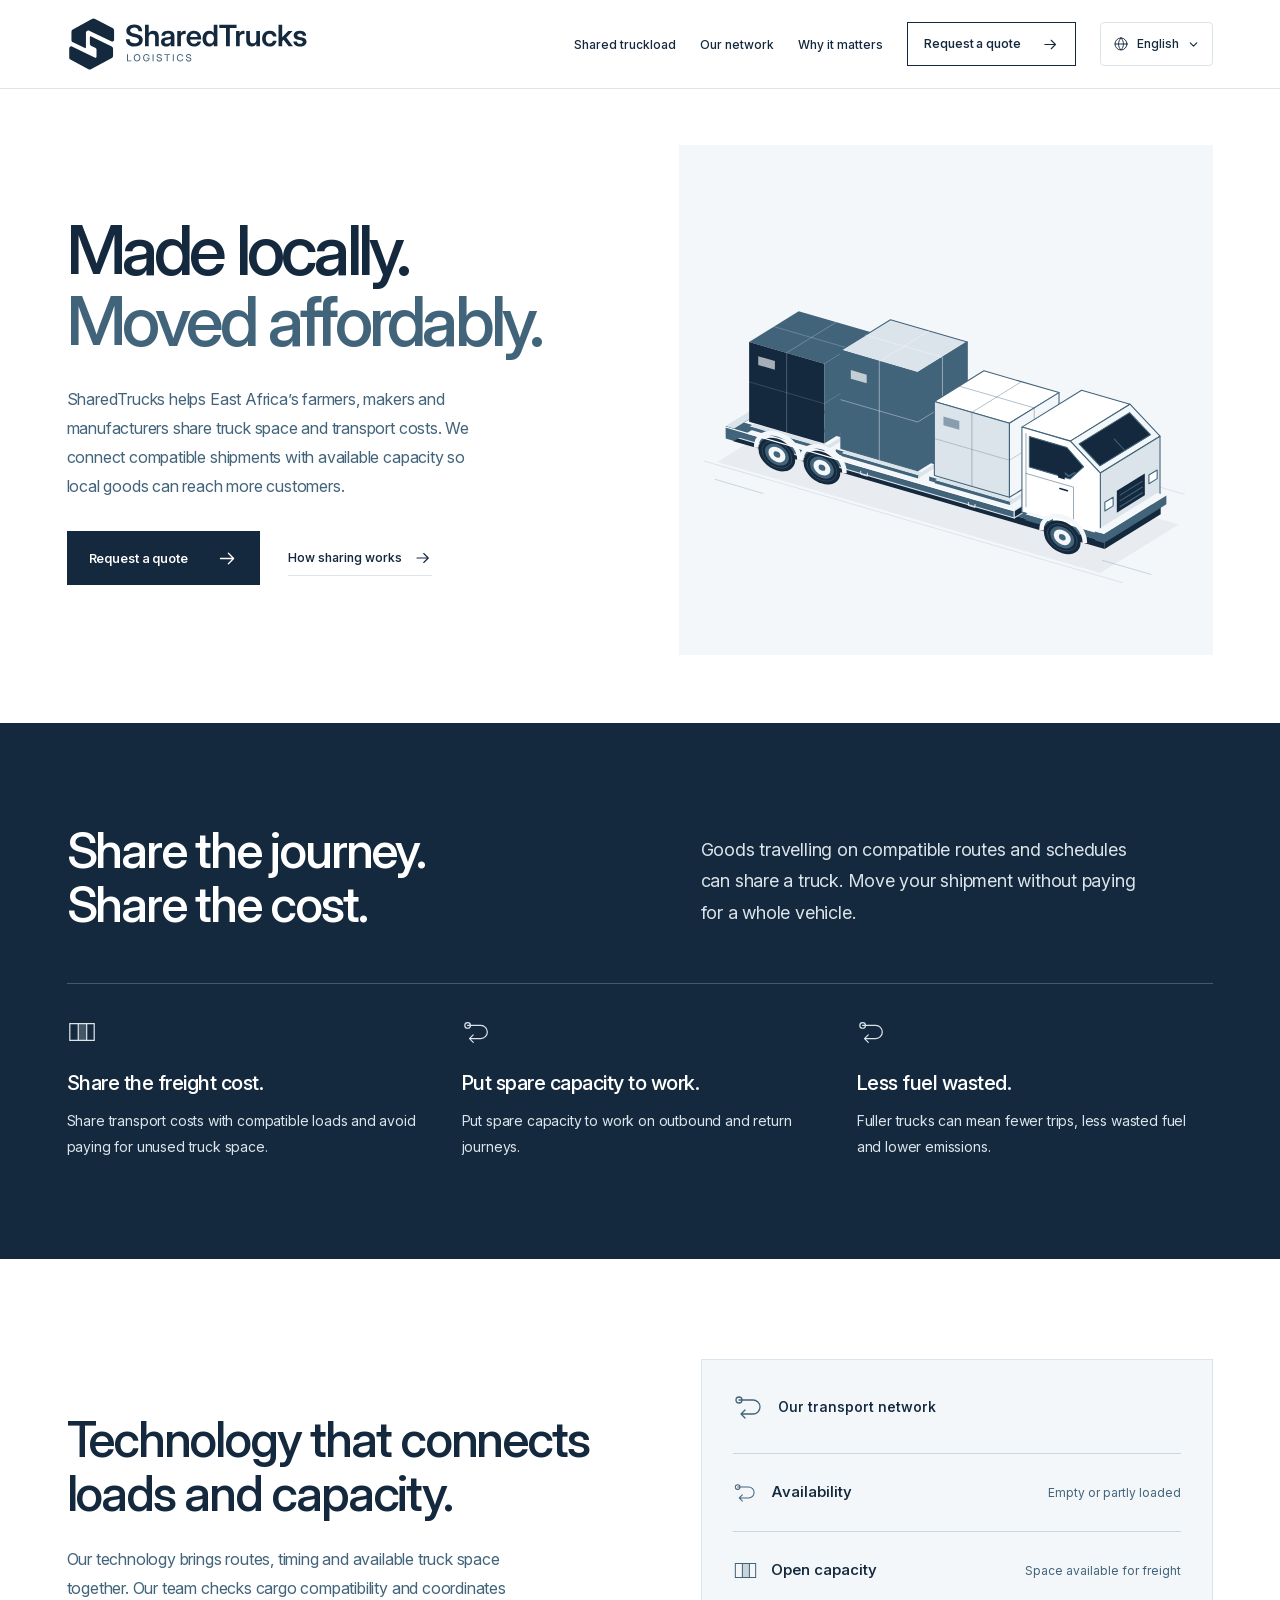
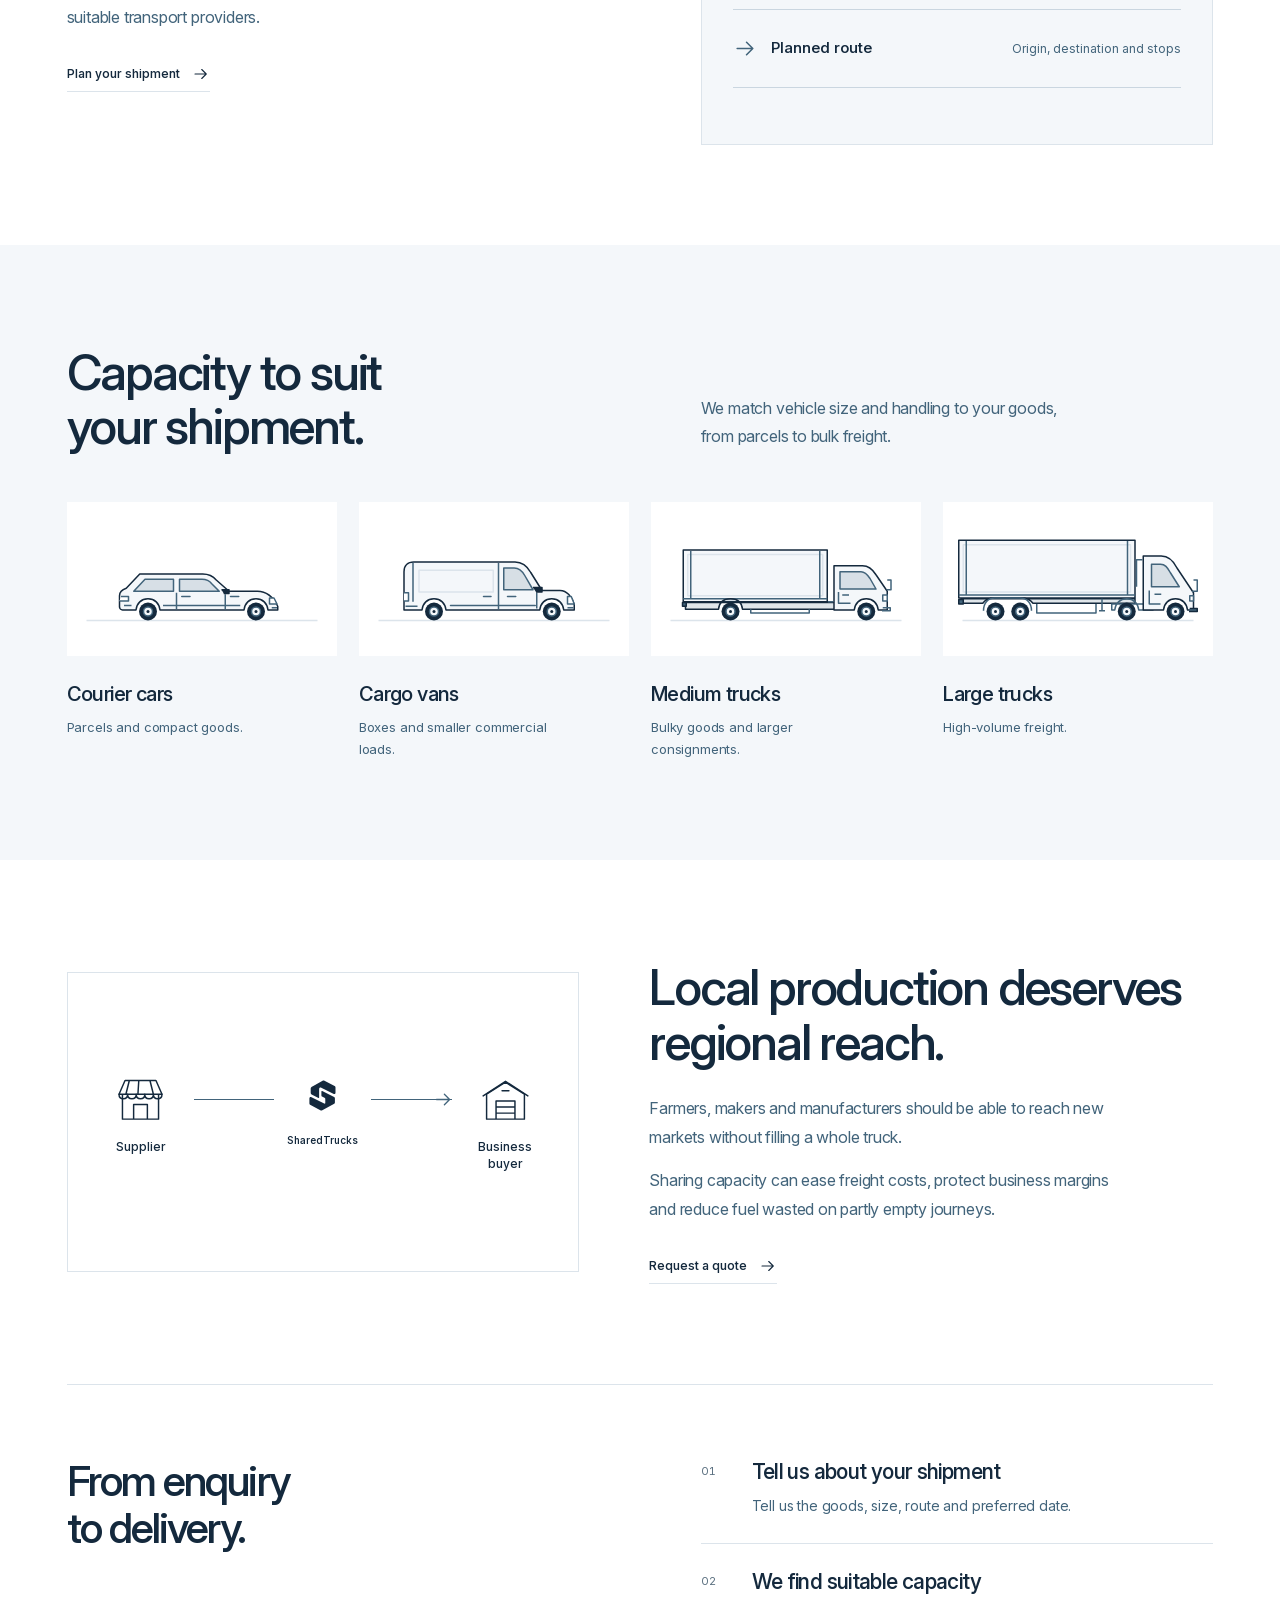
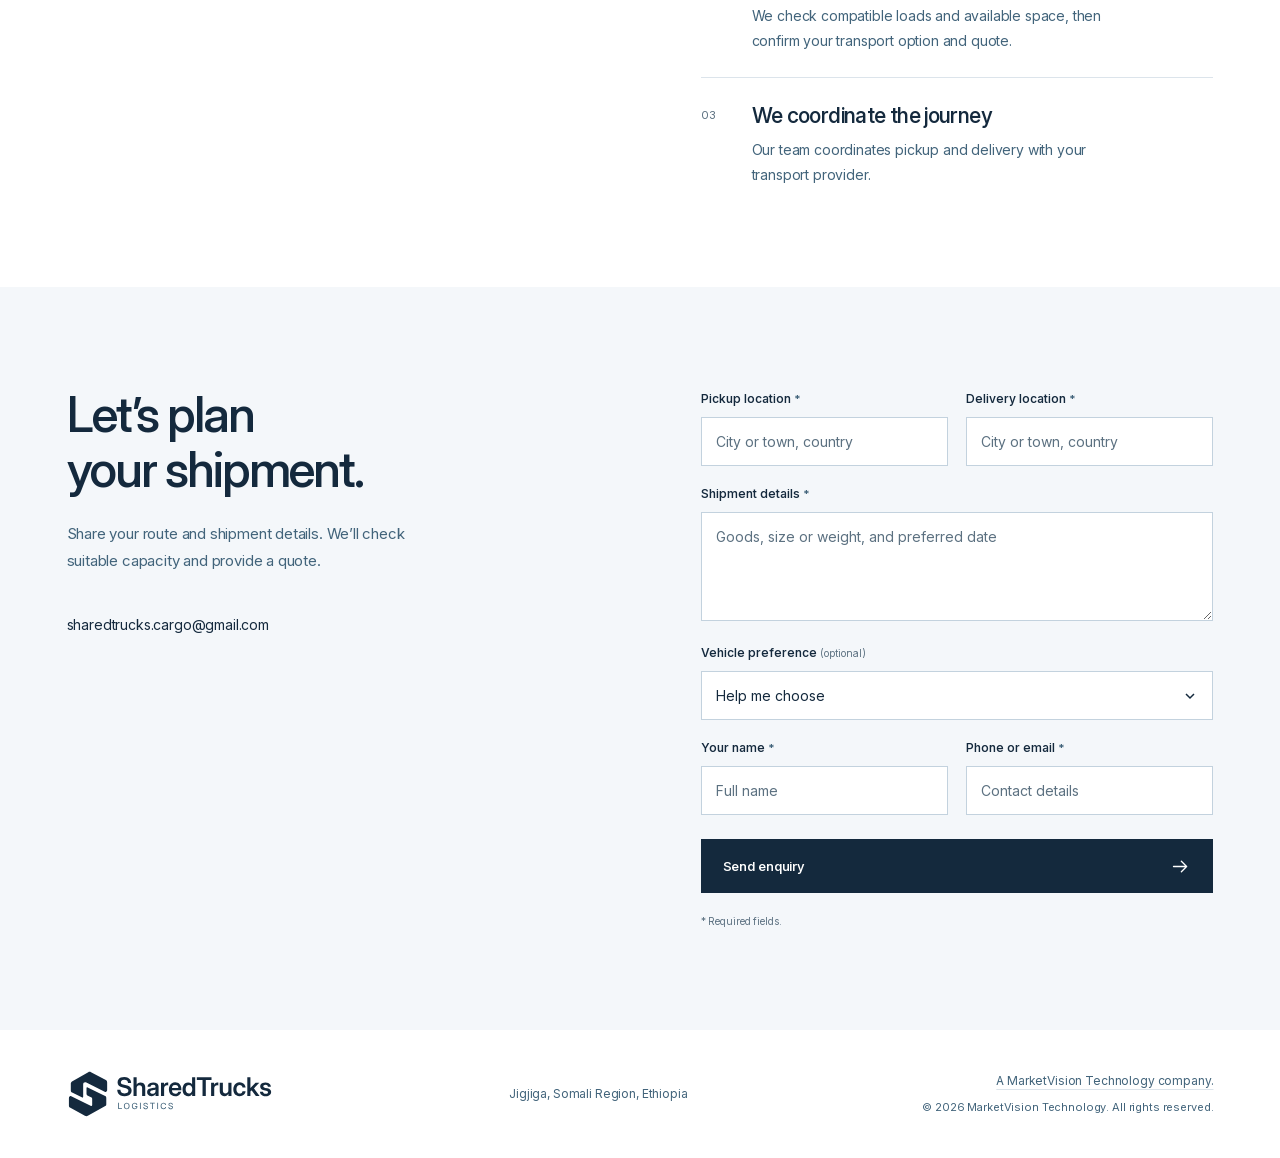
<file: index.html>
<!doctype html>
<html lang="en" dir="ltr">
<head>
  <meta charset="utf-8">
  <meta name="viewport" content="width=device-width, initial-scale=1">
  <meta name="theme-color" content="#14293d">
  <meta name="description" content="SharedTrucks connects East Africa’s SMEs with transport providers using technology-enabled shared truckload to make local products more affordable to move.">
  <meta name="color-scheme" content="light">
  <meta property="og:type" content="website">
  <meta property="og:title" content="SharedTrucks — Made locally. Moved affordably.">
  <meta property="og:description" content="Shared truckload for East Africa’s makers, growers and manufacturers. More affordable freight, better truck utilization and less wasted fuel.">
  <meta property="og:url" content="https://sharedtrucks.com/">
  <meta property="og:locale" content="en_US">
  <title>SharedTrucks Logistics — Shared truckload across East Africa</title>
  <link rel="canonical" href="https://sharedtrucks.com/">
  <link rel="icon" href="./favicon.ico?v=refined-s-v2" sizes="16x16 32x32 48x48">
  <link rel="icon" href="./assets/favicon-32.png?v=refined-s-v2" type="image/png" sizes="32x32">
  <link rel="icon" href="./assets/favicon-s.svg" type="image/svg+xml" sizes="any">
  <link rel="apple-touch-icon" href="./apple-touch-icon.png?v=refined-s-v2" sizes="180x180">
  <link rel="manifest" href="./site.webmanifest?v=refined-s-v2">
  <meta name="apple-mobile-web-app-title" content="SharedTrucks">
  <link rel="preload" href="./assets/inter-variable.woff2" as="font" type="font/woff2" crossorigin>
  <link rel="preload" href="./assets/shared-truck-hero.svg" as="image" fetchpriority="high">
  <link rel="stylesheet" href="./styles.css?v=20261028-concise-copy-v1">
  <script type="application/json" id="site-copy">{"nav.open": "Open navigation", "nav.close": "Close navigation", "validation.required": "Please fill in this field.", "validation.email": "Please enter a valid email address.", "validation.invalid": "Please check this field.", "validation.tooLong": "Please shorten this entry.", "form.check": "Please check the highlighted fields.", "form.sendingButton": "Sending…", "form.unavailable": "The enquiry form is temporarily unavailable. Please try again later.", "validation.contact": "Enter a phone number or email address so we can contact you.", "form.vehicleFallback": "Please recommend a suitable vehicle", "form.sending": "Sending your enquiry…", "form.success": "Your enquiry has been submitted. Our team will contact you.", "form.setupError": "Your enquiry has not been sent. The form is not ready to receive messages yet. Please try again later.", "form.error": "We couldn’t confirm that your enquiry was received. Your details are still in the form. Please try again.", "form.send": "Send enquiry", "nav.business": "Why it matters"}</script><script src="./languages.js?v=20261028-concise-copy-v1" defer></script><script src="./site-config.js" defer></script>
  <script src="./script.js?v=20261028-concise-copy-v1" defer></script>
<link rel="alternate" hreflang="en" href="https://sharedtrucks.com/"><link rel="alternate" hreflang="am" href="https://sharedtrucks.com/am/"><meta property="og:locale:alternate" content="am_ET"><link rel="alternate" hreflang="om" href="https://sharedtrucks.com/om/"><meta property="og:locale:alternate" content="om_ET"><link rel="alternate" hreflang="so" href="https://sharedtrucks.com/so/"><meta property="og:locale:alternate" content="so_ET"><link rel="alternate" hreflang="x-default" href="https://sharedtrucks.com/"><link rel="stylesheet" href="./languages.css?v=20261028-concise-copy-v1"></head>
<body>
  <a class="skip-link" href="#main">Skip to content</a>
  <svg class="svg-definitions" xmlns="http://www.w3.org/2000/svg" aria-hidden="true">
    <symbol id="arrow-right" viewbox="0 0 24 24"><path d="M4 12h15m-6-6 6 6-6 6" fill="none" stroke="currentColor" stroke-width="1.5" stroke-linecap="round" stroke-linejoin="round"></path></symbol>
    <symbol id="space-icon" viewbox="0 0 32 32"><path d="M3 7h26v18H3zM12 7v18M21 7v18" fill="none" stroke="currentColor" stroke-width="1.3"></path><path d="M12 7h9v18h-9z" fill="currentColor" opacity=".24"></path></symbol>
    <symbol id="route-icon" viewbox="0 0 32 32"><path d="M6 9h14a7 7 0 0 1 0 14H8m4-4-4 4 4 4" fill="none" stroke="currentColor" stroke-width="1.3" stroke-linecap="round" stroke-linejoin="round"></path><circle cx="6" cy="9" r="3" fill="none" stroke="currentColor" stroke-width="1.3"></circle></symbol>
    <symbol id="team-icon" viewbox="0 0 32 32"><circle cx="12" cy="10" r="4" fill="none" stroke="currentColor" stroke-width="1.3"></circle><path d="M3 26v-3a9 9 0 0 1 18 0v3M22 7a4 4 0 0 1 0 8m3 4a8 8 0 0 1 4 7" fill="none" stroke="currentColor" stroke-width="1.3" stroke-linecap="round"></path></symbol>
  </svg>

  <header class="site-header">
    <div class="container header-inner">
      <a class="brand" href="#top" aria-label="SharedTrucks Logistics home"><img src="./assets/logo.svg?v=refined-s-v2" width="329" height="84" alt="SharedTrucks Logistics"></a>
      <nav id="primary-nav" class="primary-nav" aria-label="Main navigation">
        <a href="#shared-truckload">Shared truckload</a>
        <a href="#network">Our network</a>
        <a href="#business-shipping">Why it matters</a>
        <a class="button button-small button-outline" href="#quote">Request a quote <svg class="arrow" aria-hidden="true"><use href="#arrow-right"></use></svg></a>
      </nav>
    <details class="language-switcher" data-language-switcher>
      <summary aria-label="Choose language: English"><svg class="language-globe" viewbox="0 0 24 24" fill="none" aria-hidden="true"><circle cx="12" cy="12" r="9"></circle><path d="M3 12h18M12 3c5 5 5 13 0 18-5-5-5-13 0-18Z"></path></svg><span class="language-current" lang="en">English</span><svg class="language-chevron" viewbox="0 0 16 16" fill="none" aria-hidden="true"><path d="m4 6 4 4 4-4"></path></svg></summary>
      <div class="language-options" aria-label="Choose language"><a href="./" lang="en" hreflang="en" data-language-link="en" aria-current="page"><span>English</span><svg viewbox="0 0 20 20" fill="none" aria-hidden="true"><path d="m4 10 4 4 8-8"></path></svg></a><a href="./am/" lang="am" hreflang="am" data-language-link="am"><span>አማርኛ</span><svg viewbox="0 0 20 20" fill="none" aria-hidden="true"><path d="m4 10 4 4 8-8"></path></svg></a><a href="./om/" lang="om" hreflang="om" data-language-link="om"><span>Afaan Oromoo</span><svg viewbox="0 0 20 20" fill="none" aria-hidden="true"><path d="m4 10 4 4 8-8"></path></svg></a><a href="./so/" lang="so" hreflang="so" data-language-link="so"><span>Soomaali</span><svg viewbox="0 0 20 20" fill="none" aria-hidden="true"><path d="m4 10 4 4 8-8"></path></svg></a></div>
    </details><button id="nav-toggle" class="nav-toggle" type="button" aria-expanded="false" aria-controls="primary-nav" aria-label="Open navigation"><span></span><span></span></button>
      </div>
  </header>

  <main id="main">
    <section id="top" class="hero" aria-labelledby="hero-title">
      <div class="container hero-grid">
        <div class="hero-copy">
          <h1 id="hero-title">Made locally.<br><span>Moved affordably.</span></h1>
          <p class="hero-description">SharedTrucks helps East Africa’s farmers, makers and manufacturers share truck space and transport costs. We connect compatible shipments with available capacity so local goods can reach more customers.</p>
          <div class="hero-actions">
            <a class="button" href="#quote">Request a quote <svg class="arrow" aria-hidden="true"><use href="#arrow-right"></use></svg></a>
            <a class="text-link" href="#shared-truckload">How sharing works <svg class="arrow" aria-hidden="true"><use href="#arrow-right"></use></svg></a>
          </div>
        </div>
        <figure class="hero-art">
          <img src="./assets/shared-truck-hero.svg" width="640" height="520" alt="Three separate groups of freight sharing the cargo space of a single truck" fetchpriority="high" decoding="async">
        </figure>
      </div>
    </section>

    <section id="shared-truckload" class="shared-section section" aria-labelledby="shared-title">
      <div class="container">
        <div class="shared-intro">
          <div>
            <h2 id="shared-title">Share the journey.<br>Share the cost.</h2>
          </div>
          <p class="shared-description">Goods travelling on compatible routes and schedules can share a truck. Move your shipment without paying for a whole vehicle.</p>
        </div>
        <div class="benefit-grid">
          <article>
            <svg class="benefit-icon" aria-hidden="true"><use href="#space-icon"></use></svg>
            <h3>Share the freight cost.</h3>
            <p>Share transport costs with compatible loads and avoid paying for unused truck space.</p>
          </article>
          <article>
            <svg class="benefit-icon" aria-hidden="true"><use href="#route-icon"></use></svg>
            <h3>Put spare capacity to work.</h3>
            <p>Put spare capacity to work on outbound and return journeys.</p>
          </article>
        <article><svg class="benefit-icon" aria-hidden="true"><use href="#route-icon"></use></svg><h3>Less fuel wasted.</h3><p>Fuller trucks can mean fewer trips, less wasted fuel and lower emissions.</p></article></div>
      </div>
    </section>

    <section id="network" class="network-section section" aria-labelledby="network-title">
      <div class="container network-grid">
        <div class="network-copy">
          <h2 id="network-title">Technology that connects<br>loads and capacity.</h2>
          <p>Our technology brings routes, timing and available truck space together. Our team checks cargo compatibility and coordinates suitable transport providers.</p>
          <a class="text-link" href="#quote">Plan your shipment <svg class="arrow" aria-hidden="true"><use href="#arrow-right"></use></svg></a>
        </div>
        <figure class="capacity-panel" aria-labelledby="capacity-title">
          <div class="capacity-panel-head"><svg viewbox="0 0 32 32" aria-hidden="true"><use href="#route-icon"></use></svg><span id="capacity-title">Our transport network</span></div>
          <dl class="capacity-fields">
            <div><dt><svg aria-hidden="true"><use href="#route-icon"></use></svg>Availability</dt><dd>Empty or partly loaded</dd></div>
            <div><dt><svg aria-hidden="true"><use href="#space-icon"></use></svg>Open capacity</dt><dd>Space available for freight</dd></div>
            <div><dt><svg aria-hidden="true"><use href="#arrow-right"></use></svg>Planned route</dt><dd>Origin, destination and stops</dd></div>
          </dl>
        </figure>
      </div>
    </section>

    <section id="vehicles" class="vehicles-section section" aria-labelledby="vehicles-title">
      <div class="container">
        <div class="section-intro">
          <div>
            <h2 id="vehicles-title">Capacity to suit<br>your shipment.</h2>
          </div>
          <p>We match vehicle size and handling to your goods, from parcels to bulk freight.</p>
        </div>
        <div class="vehicle-grid">
          <article class="vehicle">
            <div class="vehicle-image"><img src="./assets/vehicle-car.svg" width="360" height="180" alt="Side-profile illustration of a courier car" loading="lazy" decoding="async"></div>
            <h3>Courier cars</h3><p>Parcels and compact goods.</p>
          </article>
          <article class="vehicle">
            <div class="vehicle-image"><img src="./assets/vehicle-van.svg" width="360" height="180" alt="Side-profile illustration of a cargo van" loading="lazy" decoding="async"></div>
            <h3>Cargo vans</h3><p>Boxes and smaller commercial loads.</p>
          </article>
          <article class="vehicle">
            <div class="vehicle-image"><img src="./assets/vehicle-medium.svg" width="360" height="180" alt="Side-profile illustration of a medium box truck" loading="lazy" decoding="async"></div>
            <h3>Medium trucks</h3><p>Bulky goods and larger consignments.</p>
          </article>
          <article class="vehicle">
            <div class="vehicle-image"><img src="./assets/vehicle-large.svg" width="360" height="180" alt="Side-profile illustration of a large freight truck" loading="lazy" decoding="async"></div>
            <h3>Large trucks</h3><p>High-volume freight.</p>
          </article>
        </div>
      </div>
    </section>

    <section id="business-shipping" class="commerce-section section" aria-labelledby="commerce-title">
      <div class="container commerce-grid">
        <div class="commerce-visual">
          <div class="trade-route" aria-label="SharedTrucks coordinates transport between the supplier and business buyer">
            <div class="trade-party"><svg viewbox="0 0 64 64" aria-hidden="true"><path d="M11 27h42v29H11zM7 27l7-16h36l7 16M7 27h50M24 56V39h16v17M19 11l-4 16m15-16-1 16m14-16 4 16"></path><path d="M7 27c0 7 10 7 10 0 0 7 10 7 10 0 0 7 10 7 10 0 0 7 10 7 10 0 0 7 10 7 10 0"></path></svg><span>Supplier</span></div>
            <div class="trade-connection"><span class="trade-line" aria-hidden="true"></span><div class="trade-carrier"><img src="./assets/logo-mark.svg" width="272" height="308" alt="" loading="lazy"><span>SharedTrucks</span></div><svg class="arrow" aria-hidden="true"><use href="#arrow-right"></use></svg></div>
            <div class="trade-party"><svg viewbox="0 0 64 64" aria-hidden="true"><path d="M10 56V27l22-14 22 14v29H10ZM21 56V35h22v21M21 42h22m-22 7h22M28 23h8"></path><path d="M6 29 32 12l26 17"></path></svg><span>Business buyer</span></div>
          </div>
        </div>
        <div class="commerce-copy">
          <h2 id="commerce-title">Local production deserves<br>regional reach.</h2>
          <p>Farmers, makers and manufacturers should be able to reach new markets without filling a whole truck.</p>
          <p>Sharing capacity can ease freight costs, protect business margins and reduce fuel wasted on partly empty journeys.</p>
          <a class="text-link" href="#quote">Request a quote <svg class="arrow" aria-hidden="true"><use href="#arrow-right"></use></svg></a>
        </div>
      </div>
    </section>

    <section id="how-it-works" class="process-section" aria-labelledby="process-title">
      <div class="container process-layout">
        <div class="process-intro">
          <h2 id="process-title">From enquiry<br>to delivery.</h2>
        </div>
        <ol class="process-list">
          <li><span class="step-number" aria-hidden="true">01</span><div><h3>Tell us about your shipment</h3><p>Tell us the goods, size, route and preferred date.</p></div></li>
          <li><span class="step-number" aria-hidden="true">02</span><div><h3>We find suitable capacity</h3><p>We check compatible loads and available space, then confirm your transport option and quote.</p></div></li>
          <li><span class="step-number" aria-hidden="true">03</span><div><h3>We coordinate the journey</h3><p>Our team coordinates pickup and delivery with your transport provider.</p></div></li>
        </ol>
      </div>
    </section>

    <section id="quote" class="quote-section section" aria-labelledby="quote-title">
      <div class="container quote-grid">
        <div class="quote-copy">
          <h2 id="quote-title">Let’s plan<br>your shipment.</h2>
          <p>Share your route and shipment details. We’ll check suitable capacity and provide a quote.</p>
          <div class="quote-contact"><p>sharedtrucks.cargo@gmail.com</p></div>
        </div>
        <div class="quote-form-wrap">
          <form id="quote-form">
            <input id="botcheck" class="form-honeypot" name="botcheck" type="checkbox" tabindex="-1" autocomplete="off" aria-hidden="true">
            <div class="form-row">
              <div class="field">
                <label for="pickup">Pickup location <span class="required" aria-hidden="true">*</span></label>
                <input id="pickup" name="pickup" type="text" placeholder="City or town, country" autocomplete="off" maxlength="120" required>
              </div>
              <div class="field">
                <label for="destination">Delivery location <span class="required" aria-hidden="true">*</span></label>
                <input id="destination" name="destination" type="text" placeholder="City or town, country" autocomplete="off" maxlength="120" required>
              </div>
            </div>
            <div class="field">
              <label for="details">Shipment details <span class="required" aria-hidden="true">*</span></label>
              <textarea id="details" name="details" rows="3" placeholder="Goods, size or weight, and preferred date" maxlength="2500" required></textarea>
            </div>
            <div class="field">
              <label for="vehicle">Vehicle preference <span class="optional">(optional)</span></label>
              <select id="vehicle" name="vehicle">
                <option value="Help me choose">Help me choose</option>
                <option value="Courier car">Courier car</option>
                <option value="Cargo van">Cargo van</option>
                <option value="Medium truck">Medium truck</option>
                <option value="Large truck">Large truck</option>
              </select>
            </div>
            <div class="form-row">
              <div class="field">
                <label for="name">Your name <span class="required" aria-hidden="true">*</span></label>
                <input id="name" name="name" type="text" placeholder="Full name" autocomplete="name" maxlength="120" required>
              </div>
              <div class="field">
                <label for="contact">Phone or email <span class="required" aria-hidden="true">*</span></label>
                <input id="contact" name="contact" type="text" placeholder="Contact details" autocomplete="email" maxlength="180" required>
              </div>
            </div>
            <button id="quote-submit" class="button submit-button" type="submit" disabled><span id="quote-submit-label" data-submit-label>Send enquiry</span><svg class="arrow" aria-hidden="true"><use href="#arrow-right"></use></svg></button>
            <p class="field-key">* Required fields.</p>
            <p id="form-status" class="form-status" role="status" aria-live="polite" tabindex="-1"></p>
            <noscript><p class="form-note">Enable JavaScript to send your enquiry using this form.</p></noscript>
          </form>
        </div>
      </div>
    </section>
  </main>

  <footer class="site-footer">
    <div class="container footer-inner">
      <a class="brand footer-brand" href="#top" aria-label="SharedTrucks Logistics home"><img src="./assets/logo.svg?v=refined-s-v2" width="329" height="84" alt="SharedTrucks Logistics"></a>
      <div class="footer-office"><p>Jigjiga, Somali Region, Ethiopia</p></div>
      <div class="footer-legal"><p class="ownership"><a href="https://marketvisiontech.com/">A MarketVision Technology company.</a></p><p class="copyright">© <span id="copyright-year">2026</span> MarketVision Technology. <span>All rights reserved.</span></p></div>
    </div>
  </footer>
</body>
</html>
</file>
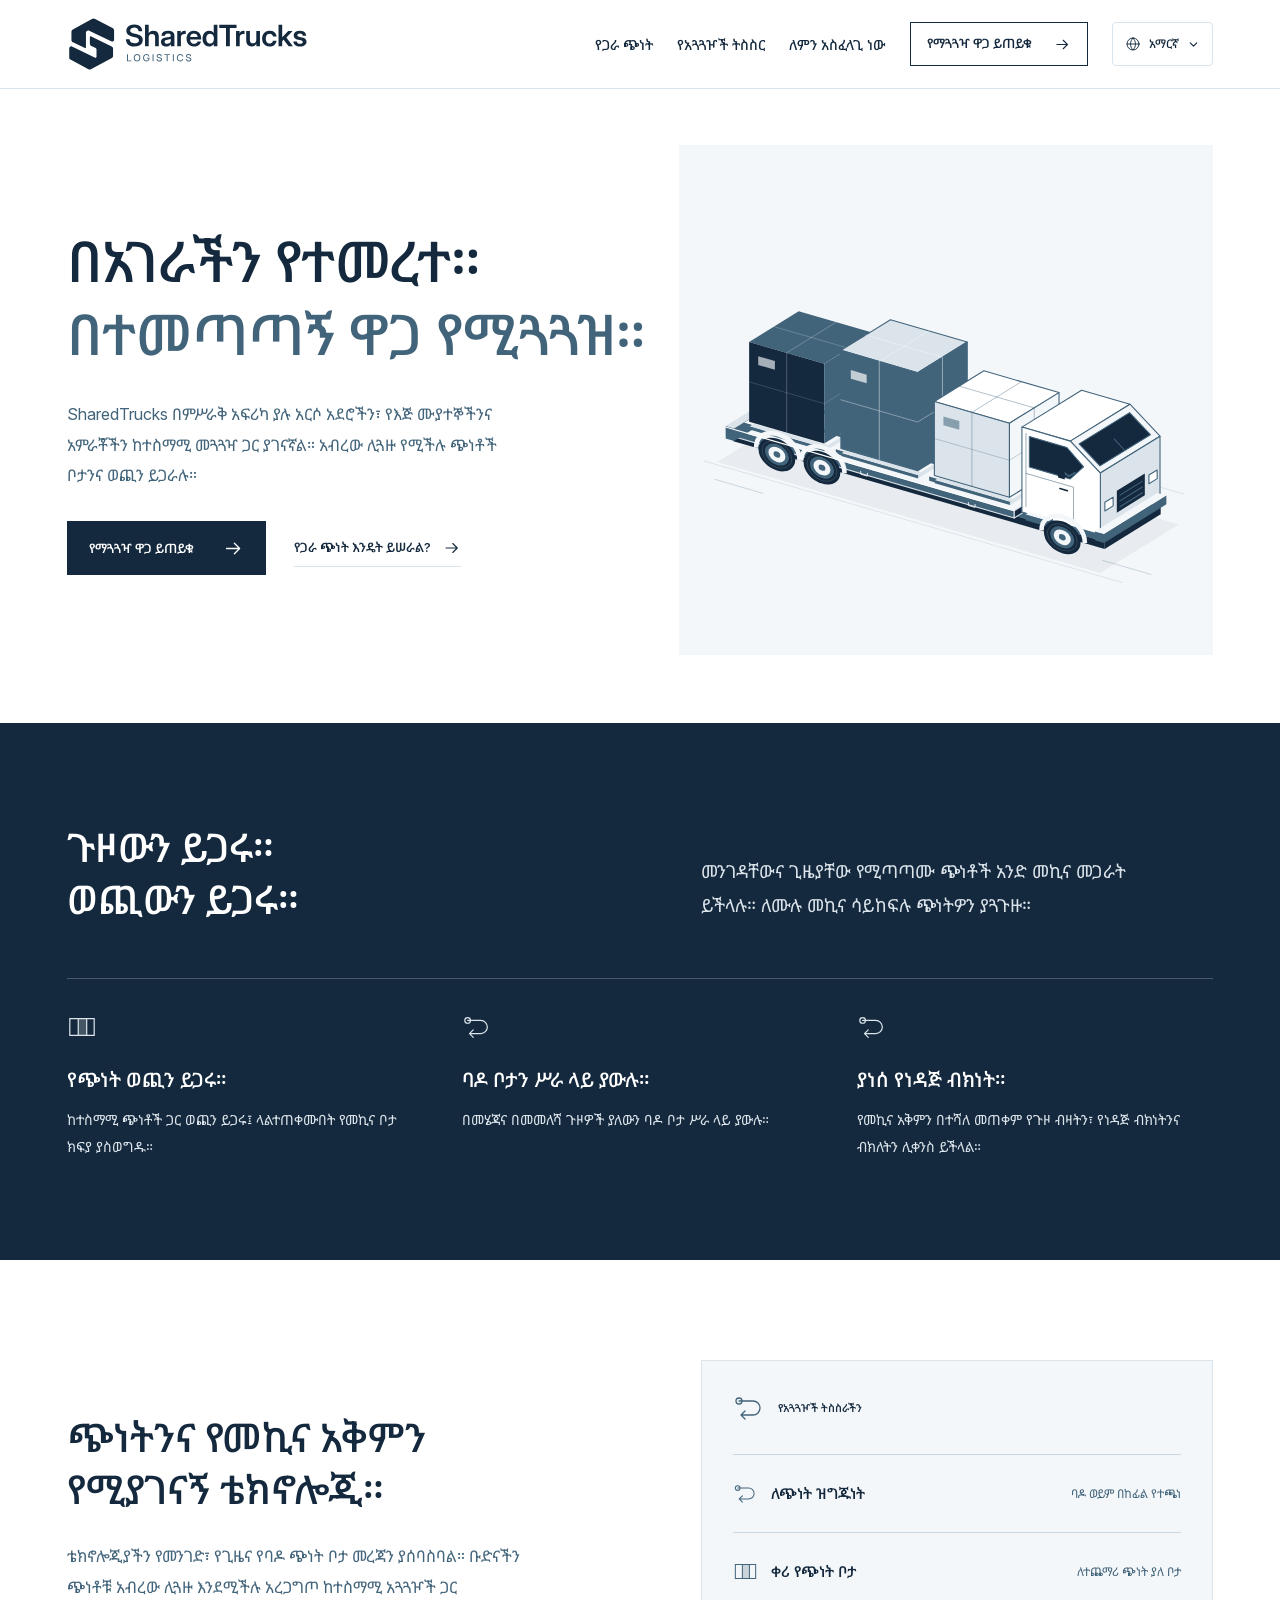
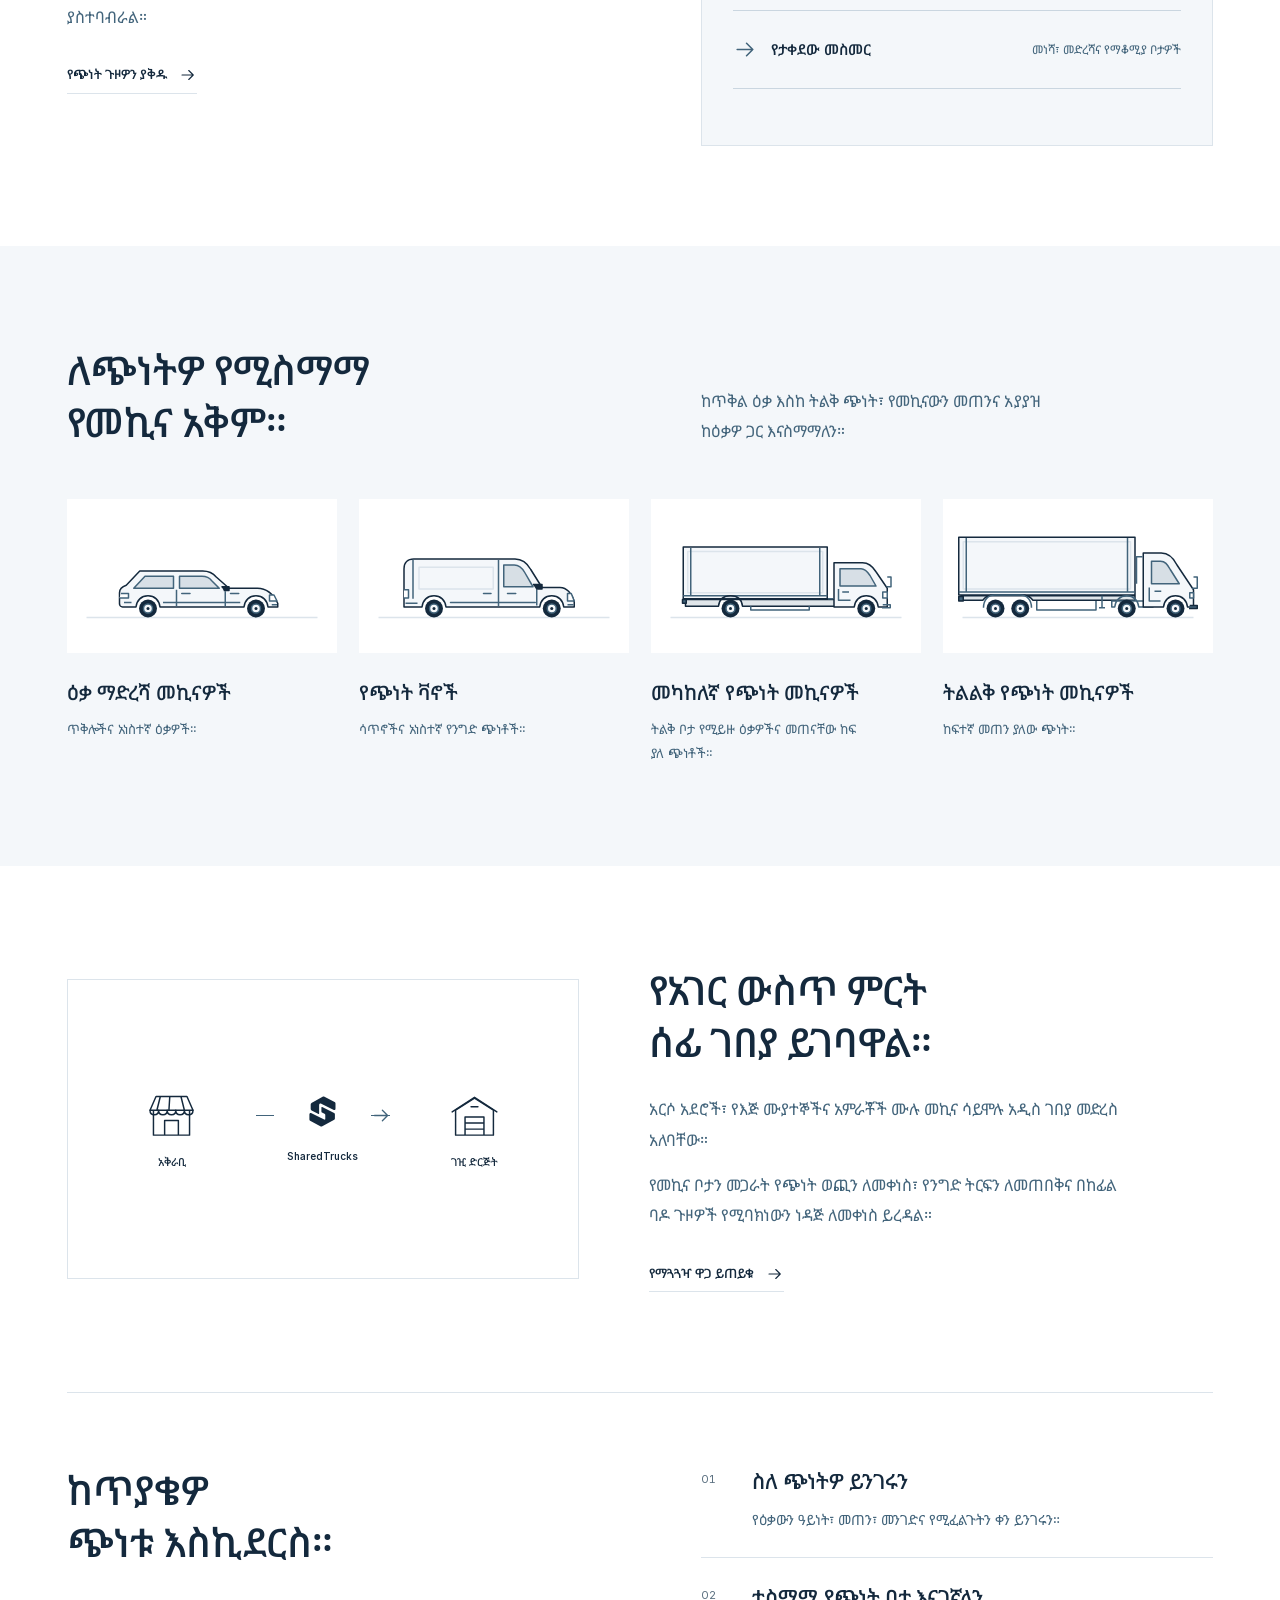
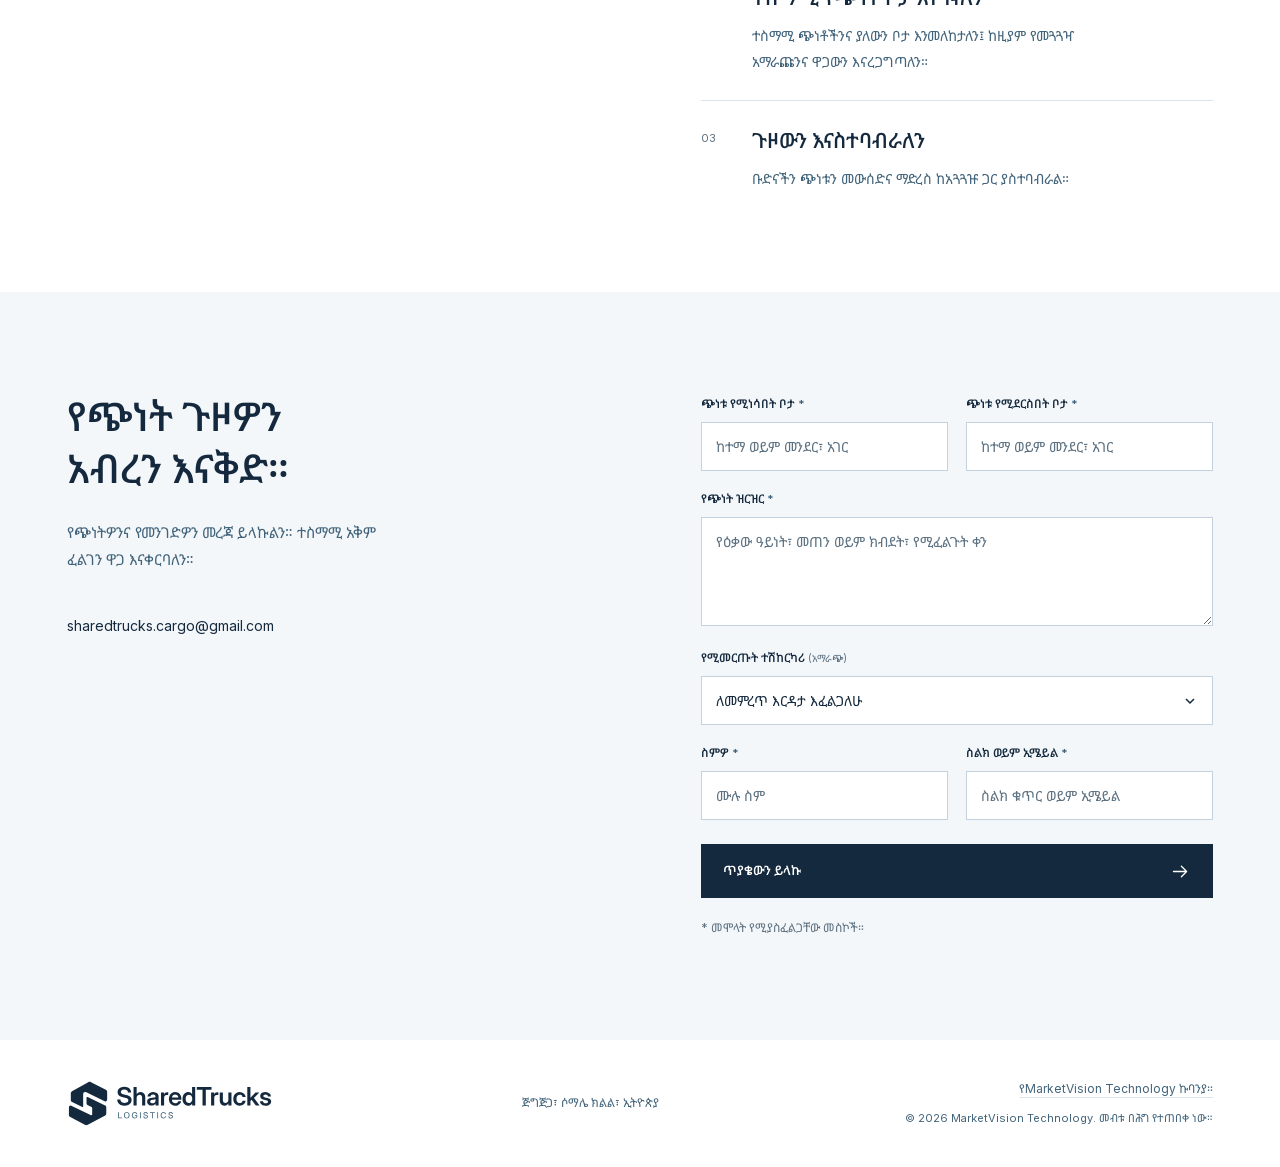
<file: am/index.html>
<!doctype html>
<html lang="am" dir="ltr">
<head>
  <meta charset="utf-8">
  <meta name="viewport" content="width=device-width, initial-scale=1">
  <meta name="theme-color" content="#14293d">
  <meta name="description" content="በኢትዮጵያና በምሥራቅ አፍሪካ የጋራ ጭነት ማጓጓዣ። SharedTrucks አብረው ሊጓዙ የሚችሉ ጭነቶችን ከሚገኝ የተሽከርካሪ ቦታ ጋር በማገናኘት፣ የንግድ ድርጅቶች የማጓጓዣ ወጪን እንዲጋሩ ያስችላል።">
  <meta name="color-scheme" content="light">
  <meta property="og:type" content="website">
  <meta property="og:title" content="SharedTrucks Logistics — ጭነትዎን ያጓጉዙ። ወጪውን ይጋሩ።">
  <meta property="og:description" content="አብረው የሚጓዙ ጭነቶች። የሚጋሩት የማጓጓዣ ወጪ። በኢትዮጵያና በምሥራቅ አፍሪካ ጭነት የሚያንቀሳቅስ የአጓጓዦች ትስስር።">
  <meta property="og:url" content="https://sharedtrucks.com/am/">
  <meta property="og:locale" content="am_ET">
  <title>SharedTrucks Logistics — በምሥራቅ አፍሪካ የጋራ ጭነት ማጓጓዣ</title>
  <link rel="canonical" href="https://sharedtrucks.com/am/">
  <link rel="icon" href="../favicon.ico?v=refined-s-v2" sizes="16x16 32x32 48x48">
  <link rel="icon" href="../assets/favicon-32.png?v=refined-s-v2" type="image/png" sizes="32x32">
  <link rel="icon" href="../assets/favicon-s.svg" type="image/svg+xml" sizes="any">
  <link rel="apple-touch-icon" href="../apple-touch-icon.png?v=refined-s-v2" sizes="180x180">
  <link rel="manifest" href="../site.webmanifest?v=refined-s-v2">
  <meta name="apple-mobile-web-app-title" content="SharedTrucks">
  <link rel="preload" href="../assets/inter-variable.woff2" as="font" type="font/woff2" crossorigin>
  <link rel="preload" href="../assets/shared-truck-hero.svg" as="image" fetchpriority="high">
  <link rel="stylesheet" href="../styles.css?v=20261028-concise-copy-v1">
  <script type="application/json" id="site-copy">{"nav.open": "ማውጫውን ይክፈቱ", "nav.close": "ማውጫውን ይዝጉ", "validation.required": "እባክዎ ይህን መስክ ይሙሉ።", "validation.email": "እባክዎ ትክክለኛ የኢሜይል አድራሻ ያስገቡ።", "validation.invalid": "እባክዎ በዚህ መስክ ያስገቡትን መረጃ ያረጋግጡ።", "validation.tooLong": "እባክዎ ያስገቡትን ጽሑፍ ያሳጥሩ።", "form.check": "እባክዎ ምልክት የተደረገባቸውን መስኮች ያረጋግጡ።", "form.sendingButton": "እየተላከ ነው…", "form.unavailable": "የጥያቄ መላኪያ ቅጹ ለጊዜው አይሠራም። እባክዎ ቆይተው ይሞክሩ።", "validation.contact": "ልናገኝዎ የምንችልበትን ስልክ ቁጥር ወይም ኢሜይል ያስገቡ።", "form.vehicleFallback": "ለጭነቴ የሚስማማ ተሽከርካሪ ይምከሩኝ", "form.sending": "ጥያቄዎ እየተላከ ነው…", "form.success": "ጥያቄዎ ተልኳል። ቡድናችን ያገኝዎታል።", "form.setupError": "ጥያቄዎ አልተላከም። ቅጹ መልዕክቶችን ለመቀበል ገና አልተዘጋጀም። እባክዎ ቆይተው ይሞክሩ።", "form.error": "ጥያቄዎ መድረሱን ማረጋገጥ አልቻልንም። ያስገቡት መረጃ በቅጹ ውስጥ አለ። እባክዎ እንደገና ይሞክሩ።", "form.send": "ጥያቄውን ይላኩ", "nav.business": "ለምን አስፈላጊ ነው"}</script><script src="../languages.js?v=20261028-concise-copy-v1" defer></script><script src="../site-config.js" defer></script>
  <script src="../script.js?v=20261028-concise-copy-v1" defer></script>
<link rel="alternate" hreflang="en" href="https://sharedtrucks.com/"><meta property="og:locale:alternate" content="en_US"><link rel="alternate" hreflang="am" href="https://sharedtrucks.com/am/"><link rel="alternate" hreflang="om" href="https://sharedtrucks.com/om/"><meta property="og:locale:alternate" content="om_ET"><link rel="alternate" hreflang="so" href="https://sharedtrucks.com/so/"><meta property="og:locale:alternate" content="so_ET"><link rel="alternate" hreflang="x-default" href="https://sharedtrucks.com/"><link rel="stylesheet" href="../languages.css?v=20261028-concise-copy-v1"><link rel="preload" href="../assets/noto-sans-ethiopic.woff" as="font" type="font/woff" crossorigin=""></head>
<body>
  <a class="skip-link" href="#main">ወደ ዋናው ይዘት ይሂዱ</a>
  <svg class="svg-definitions" xmlns="http://www.w3.org/2000/svg" aria-hidden="true">
    <symbol id="arrow-right" viewbox="0 0 24 24"><path d="M4 12h15m-6-6 6 6-6 6" fill="none" stroke="currentColor" stroke-width="1.5" stroke-linecap="round" stroke-linejoin="round"></path></symbol>
    <symbol id="space-icon" viewbox="0 0 32 32"><path d="M3 7h26v18H3zM12 7v18M21 7v18" fill="none" stroke="currentColor" stroke-width="1.3"></path><path d="M12 7h9v18h-9z" fill="currentColor" opacity=".24"></path></symbol>
    <symbol id="route-icon" viewbox="0 0 32 32"><path d="M6 9h14a7 7 0 0 1 0 14H8m4-4-4 4 4 4" fill="none" stroke="currentColor" stroke-width="1.3" stroke-linecap="round" stroke-linejoin="round"></path><circle cx="6" cy="9" r="3" fill="none" stroke="currentColor" stroke-width="1.3"></circle></symbol>
    <symbol id="team-icon" viewbox="0 0 32 32"><circle cx="12" cy="10" r="4" fill="none" stroke="currentColor" stroke-width="1.3"></circle><path d="M3 26v-3a9 9 0 0 1 18 0v3M22 7a4 4 0 0 1 0 8m3 4a8 8 0 0 1 4 7" fill="none" stroke="currentColor" stroke-width="1.3" stroke-linecap="round"></path></symbol>
  </svg>

  <header class="site-header">
    <div class="container header-inner">
      <a class="brand" href="#top" aria-label="የSharedTrucks Logistics ዋና ገጽ"><img src="../assets/logo.svg?v=refined-s-v2" width="329" height="84" alt="SharedTrucks Logistics"></a>
      <nav id="primary-nav" class="primary-nav" aria-label="ዋና ማውጫ">
        <a href="#shared-truckload">የጋራ ጭነት</a>
        <a href="#network">የአጓጓዦች ትስስር</a>
        <a href="#business-shipping">ለምን አስፈላጊ ነው</a>
        <a class="button button-small button-outline" href="#quote">የማጓጓዣ ዋጋ ይጠይቁ <svg class="arrow" aria-hidden="true"><use href="#arrow-right"></use></svg></a>
      </nav>
    <details class="language-switcher" data-language-switcher>
      <summary aria-label="ቋንቋ ይምረጡ: አማርኛ"><svg class="language-globe" viewbox="0 0 24 24" fill="none" aria-hidden="true"><circle cx="12" cy="12" r="9"></circle><path d="M3 12h18M12 3c5 5 5 13 0 18-5-5-5-13 0-18Z"></path></svg><span class="language-current" lang="am">አማርኛ</span><svg class="language-chevron" viewbox="0 0 16 16" fill="none" aria-hidden="true"><path d="m4 6 4 4 4-4"></path></svg></summary>
      <div class="language-options" aria-label="ቋንቋ ይምረጡ"><a href="../" lang="en" hreflang="en" data-language-link="en"><span>English</span><svg viewbox="0 0 20 20" fill="none" aria-hidden="true"><path d="m4 10 4 4 8-8"></path></svg></a><a href="../am/" lang="am" hreflang="am" data-language-link="am" aria-current="page"><span>አማርኛ</span><svg viewbox="0 0 20 20" fill="none" aria-hidden="true"><path d="m4 10 4 4 8-8"></path></svg></a><a href="../om/" lang="om" hreflang="om" data-language-link="om"><span>Afaan Oromoo</span><svg viewbox="0 0 20 20" fill="none" aria-hidden="true"><path d="m4 10 4 4 8-8"></path></svg></a><a href="../so/" lang="so" hreflang="so" data-language-link="so"><span>Soomaali</span><svg viewbox="0 0 20 20" fill="none" aria-hidden="true"><path d="m4 10 4 4 8-8"></path></svg></a></div>
    </details><button id="nav-toggle" class="nav-toggle" type="button" aria-expanded="false" aria-controls="primary-nav" aria-label="ማውጫውን ይክፈቱ"><span></span><span></span></button>
      </div>
  </header>

  <main id="main">
    <section id="top" class="hero" aria-labelledby="hero-title">
      <div class="container hero-grid">
        <div class="hero-copy">
          <h1 id="hero-title">በአገራችን የተመረተ።<br><span>በተመጣጣኝ ዋጋ የሚጓጓዝ።</span></h1>
          <p class="hero-description">SharedTrucks በምሥራቅ አፍሪካ ያሉ አርሶ አደሮችን፣ የእጅ ሙያተኞችንና አምራቾችን ከተስማሚ መጓጓዣ ጋር ያገናኛል። አብረው ሊጓዙ የሚችሉ ጭነቶች ቦታንና ወጪን ይጋራሉ።</p>
          <div class="hero-actions">
            <a class="button" href="#quote">የማጓጓዣ ዋጋ ይጠይቁ <svg class="arrow" aria-hidden="true"><use href="#arrow-right"></use></svg></a>
            <a class="text-link" href="#shared-truckload">የጋራ ጭነት እንዴት ይሠራል? <svg class="arrow" aria-hidden="true"><use href="#arrow-right"></use></svg></a>
          </div>
        </div>
        <figure class="hero-art">
          <img src="../assets/shared-truck-hero.svg" width="640" height="520" alt="የሦስት የተለያዩ ላኪዎች ጭነት በአንድ የጭነት መኪና ላይ" fetchpriority="high" decoding="async">
        </figure>
      </div>
    </section>

    <section id="shared-truckload" class="shared-section section" aria-labelledby="shared-title">
      <div class="container">
        <div class="shared-intro">
          <div>
            <h2 id="shared-title">ጉዞውን ይጋሩ።<br>ወጪውን ይጋሩ።</h2>
          </div>
          <p class="shared-description">መንገዳቸውና ጊዜያቸው የሚጣጣሙ ጭነቶች አንድ መኪና መጋራት ይችላሉ። ለሙሉ መኪና ሳይከፍሉ ጭነትዎን ያጓጉዙ።</p>
        </div>
        <div class="benefit-grid">
          <article>
            <svg class="benefit-icon" aria-hidden="true"><use href="#space-icon"></use></svg>
            <h3>የጭነት ወጪን ይጋሩ።</h3>
            <p>ከተስማሚ ጭነቶች ጋር ወጪን ይጋሩ፤ ላልተጠቀሙበት የመኪና ቦታ ክፍያ ያስወግዱ።</p>
          </article>
          <article>
            <svg class="benefit-icon" aria-hidden="true"><use href="#route-icon"></use></svg>
            <h3>ባዶ ቦታን ሥራ ላይ ያውሉ።</h3>
            <p>በመሄጃና በመመለሻ ጉዞዎች ያለውን ባዶ ቦታ ሥራ ላይ ያውሉ።</p>
          </article>
        <article><svg class="benefit-icon" aria-hidden="true"><use href="#route-icon"></use></svg><h3>ያነሰ የነዳጅ ብክነት።</h3><p>የመኪና አቅምን በተሻለ መጠቀም የጉዞ ብዛትን፣ የነዳጅ ብክነትንና ብክለትን ሊቀንስ ይችላል።</p></article></div>
      </div>
    </section>

    <section id="network" class="network-section section" aria-labelledby="network-title">
      <div class="container network-grid">
        <div class="network-copy">
          <h2 id="network-title">ጭነትንና የመኪና አቅምን<br>የሚያገናኝ ቴክኖሎጂ።</h2>
          <p>ቴክኖሎጂያችን የመንገድ፣ የጊዜና የባዶ ጭነት ቦታ መረጃን ያሰባስባል። ቡድናችን ጭነቶቹ አብረው ሊጓዙ እንደሚችሉ አረጋግጦ ከተስማሚ አጓጓዦች ጋር ያስተባብራል።</p>
          <a class="text-link" href="#quote">የጭነት ጉዞዎን ያቅዱ <svg class="arrow" aria-hidden="true"><use href="#arrow-right"></use></svg></a>
        </div>
        <figure class="capacity-panel" aria-labelledby="capacity-title">
          <div class="capacity-panel-head"><svg viewbox="0 0 32 32" aria-hidden="true"><use href="#route-icon"></use></svg><span id="capacity-title">የአጓጓዦች ትስስራችን</span></div>
          <dl class="capacity-fields">
            <div><dt><svg aria-hidden="true"><use href="#route-icon"></use></svg>ለጭነት ዝግጁነት</dt><dd>ባዶ ወይም በከፊል የተጫነ</dd></div>
            <div><dt><svg aria-hidden="true"><use href="#space-icon"></use></svg>ቀሪ የጭነት ቦታ</dt><dd>ለተጨማሪ ጭነት ያለ ቦታ</dd></div>
            <div><dt><svg aria-hidden="true"><use href="#arrow-right"></use></svg>የታቀደው መስመር</dt><dd>መነሻ፣ መድረሻና የማቆሚያ ቦታዎች</dd></div>
          </dl>
        </figure>
      </div>
    </section>

    <section id="vehicles" class="vehicles-section section" aria-labelledby="vehicles-title">
      <div class="container">
        <div class="section-intro">
          <div>
            <h2 id="vehicles-title">ለጭነትዎ የሚስማማ<br>የመኪና አቅም።</h2>
          </div>
          <p>ከጥቅል ዕቃ እስከ ትልቅ ጭነት፣ የመኪናውን መጠንና አያያዝ ከዕቃዎ ጋር እናስማማለን።</p>
        </div>
        <div class="vehicle-grid">
          <article class="vehicle">
            <div class="vehicle-image"><img src="../assets/vehicle-car.svg" width="360" height="180" alt="ከጎን የተሳለ የዕቃ ማድረሻ መኪና" loading="lazy" decoding="async"></div>
            <h3>ዕቃ ማድረሻ መኪናዎች</h3><p>ጥቅሎችና አነስተኛ ዕቃዎች።</p>
          </article>
          <article class="vehicle">
            <div class="vehicle-image"><img src="../assets/vehicle-van.svg" width="360" height="180" alt="ከጎን የተሳለ የጭነት ቫን" loading="lazy" decoding="async"></div>
            <h3>የጭነት ቫኖች</h3><p>ሳጥኖችና አነስተኛ የንግድ ጭነቶች።</p>
          </article>
          <article class="vehicle">
            <div class="vehicle-image"><img src="../assets/vehicle-medium.svg" width="360" height="180" alt="ከጎን የተሳለ መካከለኛ የጭነት መኪና" loading="lazy" decoding="async"></div>
            <h3>መካከለኛ የጭነት መኪናዎች</h3><p>ትልቅ ቦታ የሚይዙ ዕቃዎችና መጠናቸው ከፍ ያለ ጭነቶች።</p>
          </article>
          <article class="vehicle">
            <div class="vehicle-image"><img src="../assets/vehicle-large.svg" width="360" height="180" alt="ከጎን የተሳለ ትልቅ የጭነት መኪና" loading="lazy" decoding="async"></div>
            <h3>ትልልቅ የጭነት መኪናዎች</h3><p>ከፍተኛ መጠን ያለው ጭነት።</p>
          </article>
        </div>
      </div>
    </section>

    <section id="business-shipping" class="commerce-section section" aria-labelledby="commerce-title">
      <div class="container commerce-grid">
        <div class="commerce-visual">
          <div class="trade-route" aria-label="SharedTrucks በአቅራቢውና በገዢው ድርጅት መካከል መጓጓዣን ያስተባብራል">
            <div class="trade-party"><svg viewbox="0 0 64 64" aria-hidden="true"><path d="M11 27h42v29H11zM7 27l7-16h36l7 16M7 27h50M24 56V39h16v17M19 11l-4 16m15-16-1 16m14-16 4 16"></path><path d="M7 27c0 7 10 7 10 0 0 7 10 7 10 0 0 7 10 7 10 0 0 7 10 7 10 0 0 7 10 7 10 0"></path></svg><span>አቅራቢ</span></div>
            <div class="trade-connection"><span class="trade-line" aria-hidden="true"></span><div class="trade-carrier"><img src="../assets/logo-mark.svg" width="272" height="308" alt="" loading="lazy"><span>SharedTrucks</span></div><svg class="arrow" aria-hidden="true"><use href="#arrow-right"></use></svg></div>
            <div class="trade-party"><svg viewbox="0 0 64 64" aria-hidden="true"><path d="M10 56V27l22-14 22 14v29H10ZM21 56V35h22v21M21 42h22m-22 7h22M28 23h8"></path><path d="M6 29 32 12l26 17"></path></svg><span>ገዢ ድርጅት</span></div>
          </div>
        </div>
        <div class="commerce-copy">
          <h2 id="commerce-title">የአገር ውስጥ ምርት<br>ሰፊ ገበያ ይገባዋል።</h2>
          <p>አርሶ አደሮች፣ የእጅ ሙያተኞችና አምራቾች ሙሉ መኪና ሳይሞሉ አዲስ ገበያ መድረስ አለባቸው።</p>
          <p>የመኪና ቦታን መጋራት የጭነት ወጪን ለመቀነስ፣ የንግድ ትርፍን ለመጠበቅና በከፊል ባዶ ጉዞዎች የሚባክነውን ነዳጅ ለመቀነስ ይረዳል።</p>
          <a class="text-link" href="#quote">የማጓጓዣ ዋጋ ይጠይቁ <svg class="arrow" aria-hidden="true"><use href="#arrow-right"></use></svg></a>
        </div>
      </div>
    </section>

    <section id="how-it-works" class="process-section" aria-labelledby="process-title">
      <div class="container process-layout">
        <div class="process-intro">
          <h2 id="process-title">ከጥያቄዎ<br>ጭነቱ እስኪደርስ።</h2>
        </div>
        <ol class="process-list">
          <li><span class="step-number" aria-hidden="true">01</span><div><h3>ስለ ጭነትዎ ይንገሩን</h3><p>የዕቃውን ዓይነት፣ መጠን፣ መንገድና የሚፈልጉትን ቀን ይንገሩን።</p></div></li>
          <li><span class="step-number" aria-hidden="true">02</span><div><h3>ተስማሚ የጭነት ቦታ እናገኛለን</h3><p>ተስማሚ ጭነቶችንና ያለውን ቦታ እንመለከታለን፤ ከዚያም የመጓጓዣ አማራጩንና ዋጋውን እናረጋግጣለን።</p></div></li>
          <li><span class="step-number" aria-hidden="true">03</span><div><h3>ጉዞውን እናስተባብራለን</h3><p>ቡድናችን ጭነቱን መውሰድና ማድረስ ከአጓጓዡ ጋር ያስተባብራል።</p></div></li>
        </ol>
      </div>
    </section>

    <section id="quote" class="quote-section section" aria-labelledby="quote-title">
      <div class="container quote-grid">
        <div class="quote-copy">
          <h2 id="quote-title">የጭነት ጉዞዎን<br>አብረን እናቅድ።</h2>
          <p>የጭነትዎንና የመንገድዎን መረጃ ይላኩልን። ተስማሚ አቅም ፈልገን ዋጋ እናቀርባለን።</p>
          <div class="quote-contact"><p>sharedtrucks.cargo@gmail.com</p></div>
        </div>
        <div class="quote-form-wrap">
          <form id="quote-form">
            <input id="botcheck" class="form-honeypot" name="botcheck" type="checkbox" tabindex="-1" autocomplete="off" aria-hidden="true">
            <div class="form-row">
              <div class="field">
                <label for="pickup">ጭነቱ የሚነሳበት ቦታ <span class="required" aria-hidden="true">*</span></label>
                <input id="pickup" name="pickup" type="text" placeholder="ከተማ ወይም መንደር፣ አገር" autocomplete="off" maxlength="120" required>
              </div>
              <div class="field">
                <label for="destination">ጭነቱ የሚደርስበት ቦታ <span class="required" aria-hidden="true">*</span></label>
                <input id="destination" name="destination" type="text" placeholder="ከተማ ወይም መንደር፣ አገር" autocomplete="off" maxlength="120" required>
              </div>
            </div>
            <div class="field">
              <label for="details">የጭነት ዝርዝር <span class="required" aria-hidden="true">*</span></label>
              <textarea id="details" name="details" rows="3" placeholder="የዕቃው ዓይነት፣ መጠን ወይም ክብደት፣ የሚፈልጉት ቀን" maxlength="2500" required></textarea>
            </div>
            <div class="field">
              <label for="vehicle">የሚመርጡት ተሽከርካሪ <span class="optional">(አማራጭ)</span></label>
              <select id="vehicle" name="vehicle">
                <option value="Help me choose">ለመምረጥ እርዳታ እፈልጋለሁ</option>
                <option value="Courier car">ዕቃ ማድረሻ መኪና</option>
                <option value="Cargo van">የጭነት ቫን</option>
                <option value="Medium truck">መካከለኛ የጭነት መኪና</option>
                <option value="Large truck">ትልቅ የጭነት መኪና</option>
              </select>
            </div>
            <div class="form-row">
              <div class="field">
                <label for="name">ስምዎ <span class="required" aria-hidden="true">*</span></label>
                <input id="name" name="name" type="text" placeholder="ሙሉ ስም" autocomplete="name" maxlength="120" required>
              </div>
              <div class="field">
                <label for="contact">ስልክ ወይም ኢሜይል <span class="required" aria-hidden="true">*</span></label>
                <input id="contact" name="contact" type="text" placeholder="ስልክ ቁጥር ወይም ኢሜይል" autocomplete="email" maxlength="180" required>
              </div>
            </div>
            <button id="quote-submit" class="button submit-button" type="submit" disabled><span id="quote-submit-label" data-submit-label>ጥያቄውን ይላኩ</span><svg class="arrow" aria-hidden="true"><use href="#arrow-right"></use></svg></button>
            <p class="field-key">* መሞላት የሚያስፈልጋቸው መስኮች።</p>
            <p id="form-status" class="form-status" role="status" aria-live="polite" tabindex="-1"></p>
            <noscript><p class="form-note">በዚህ ቅጽ ጥያቄዎን ለመላክ JavaScriptን ያብሩ።</p></noscript>
          </form>
        </div>
      </div>
    </section>
  </main>

  <footer class="site-footer">
    <div class="container footer-inner">
      <a class="brand footer-brand" href="#top" aria-label="የSharedTrucks Logistics ዋና ገጽ"><img src="../assets/logo.svg?v=refined-s-v2" width="329" height="84" alt="SharedTrucks Logistics"></a>
      <div class="footer-office"><p>ጅግጅጋ፣ ሶማሌ ክልል፣ ኢትዮጵያ</p></div>
      <div class="footer-legal"><p class="ownership"><a href="https://marketvisiontech.com/am/">የMarketVision Technology ኩባንያ።</a></p><p class="copyright">© <span id="copyright-year">2026</span> MarketVision Technology. <span>መብቱ በሕግ የተጠበቀ ነው።</span></p></div>
    </div>
  </footer>
</body>
</html>
</file>
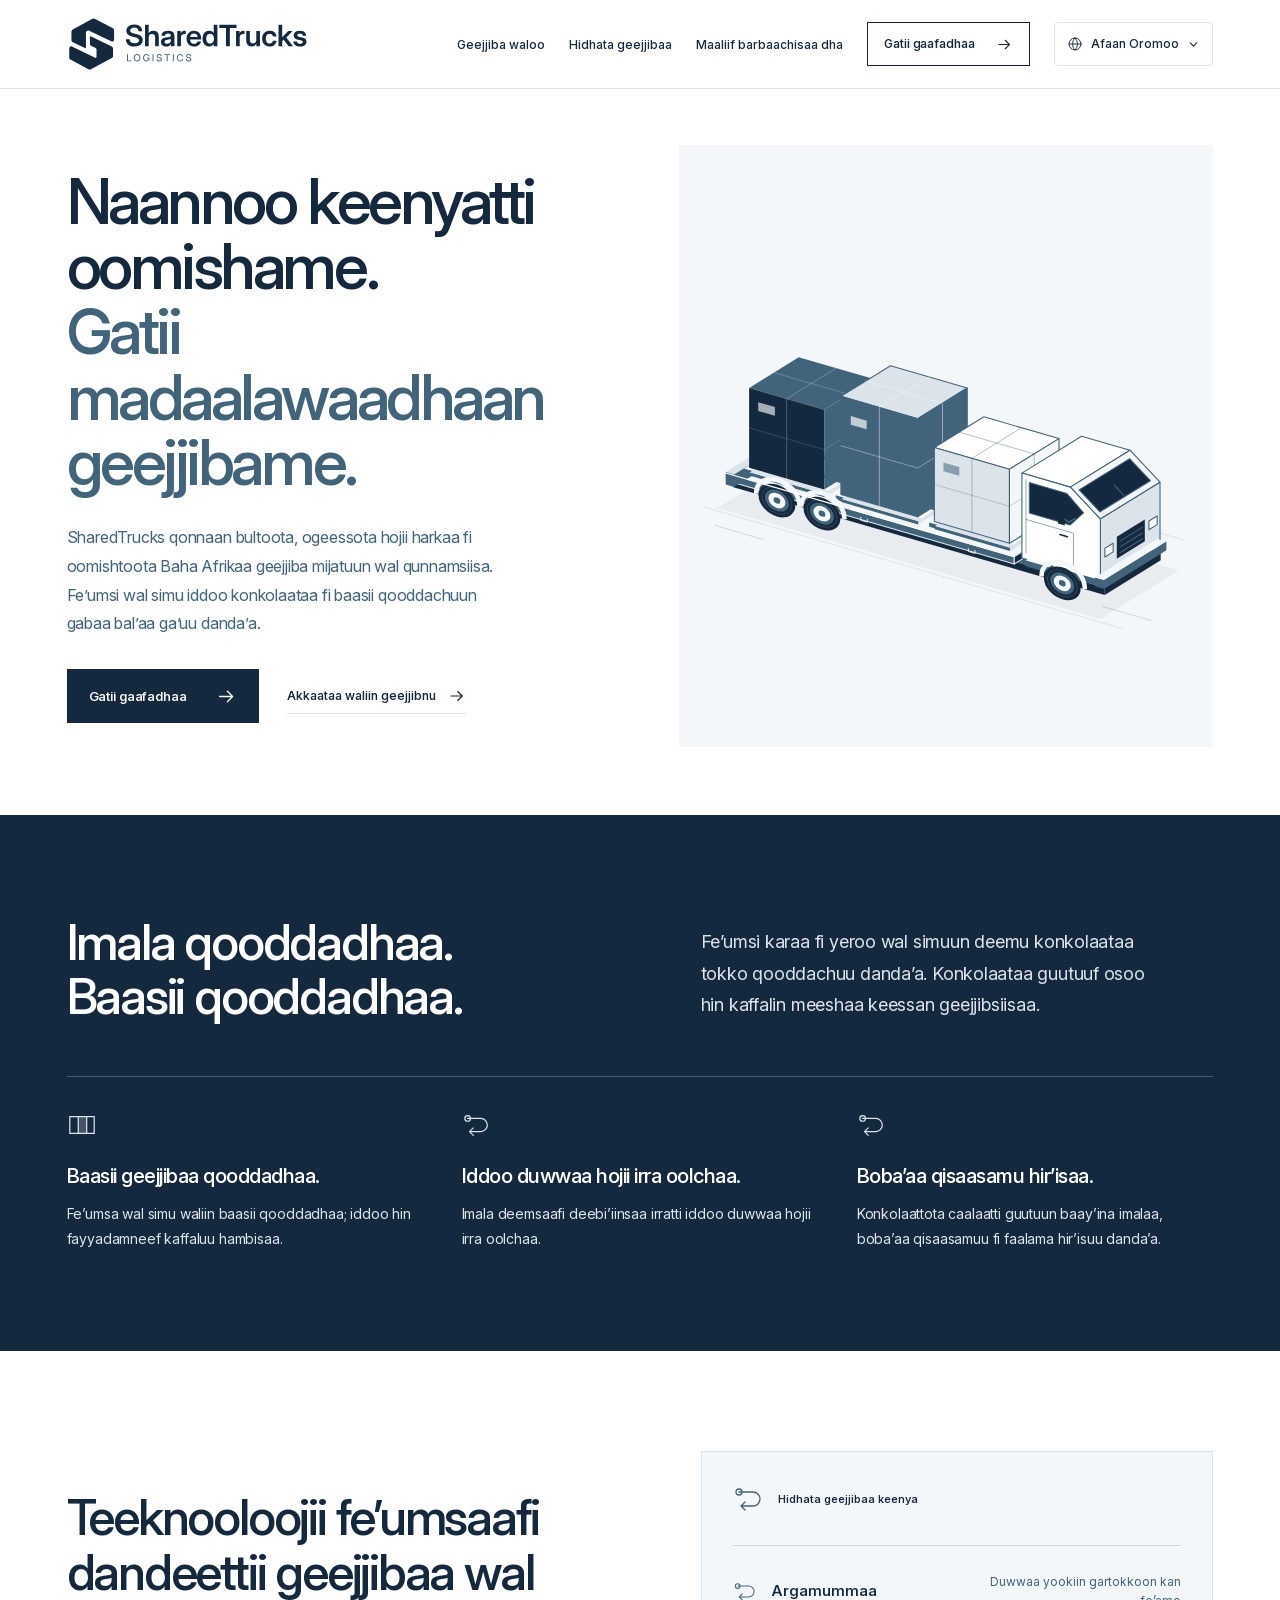
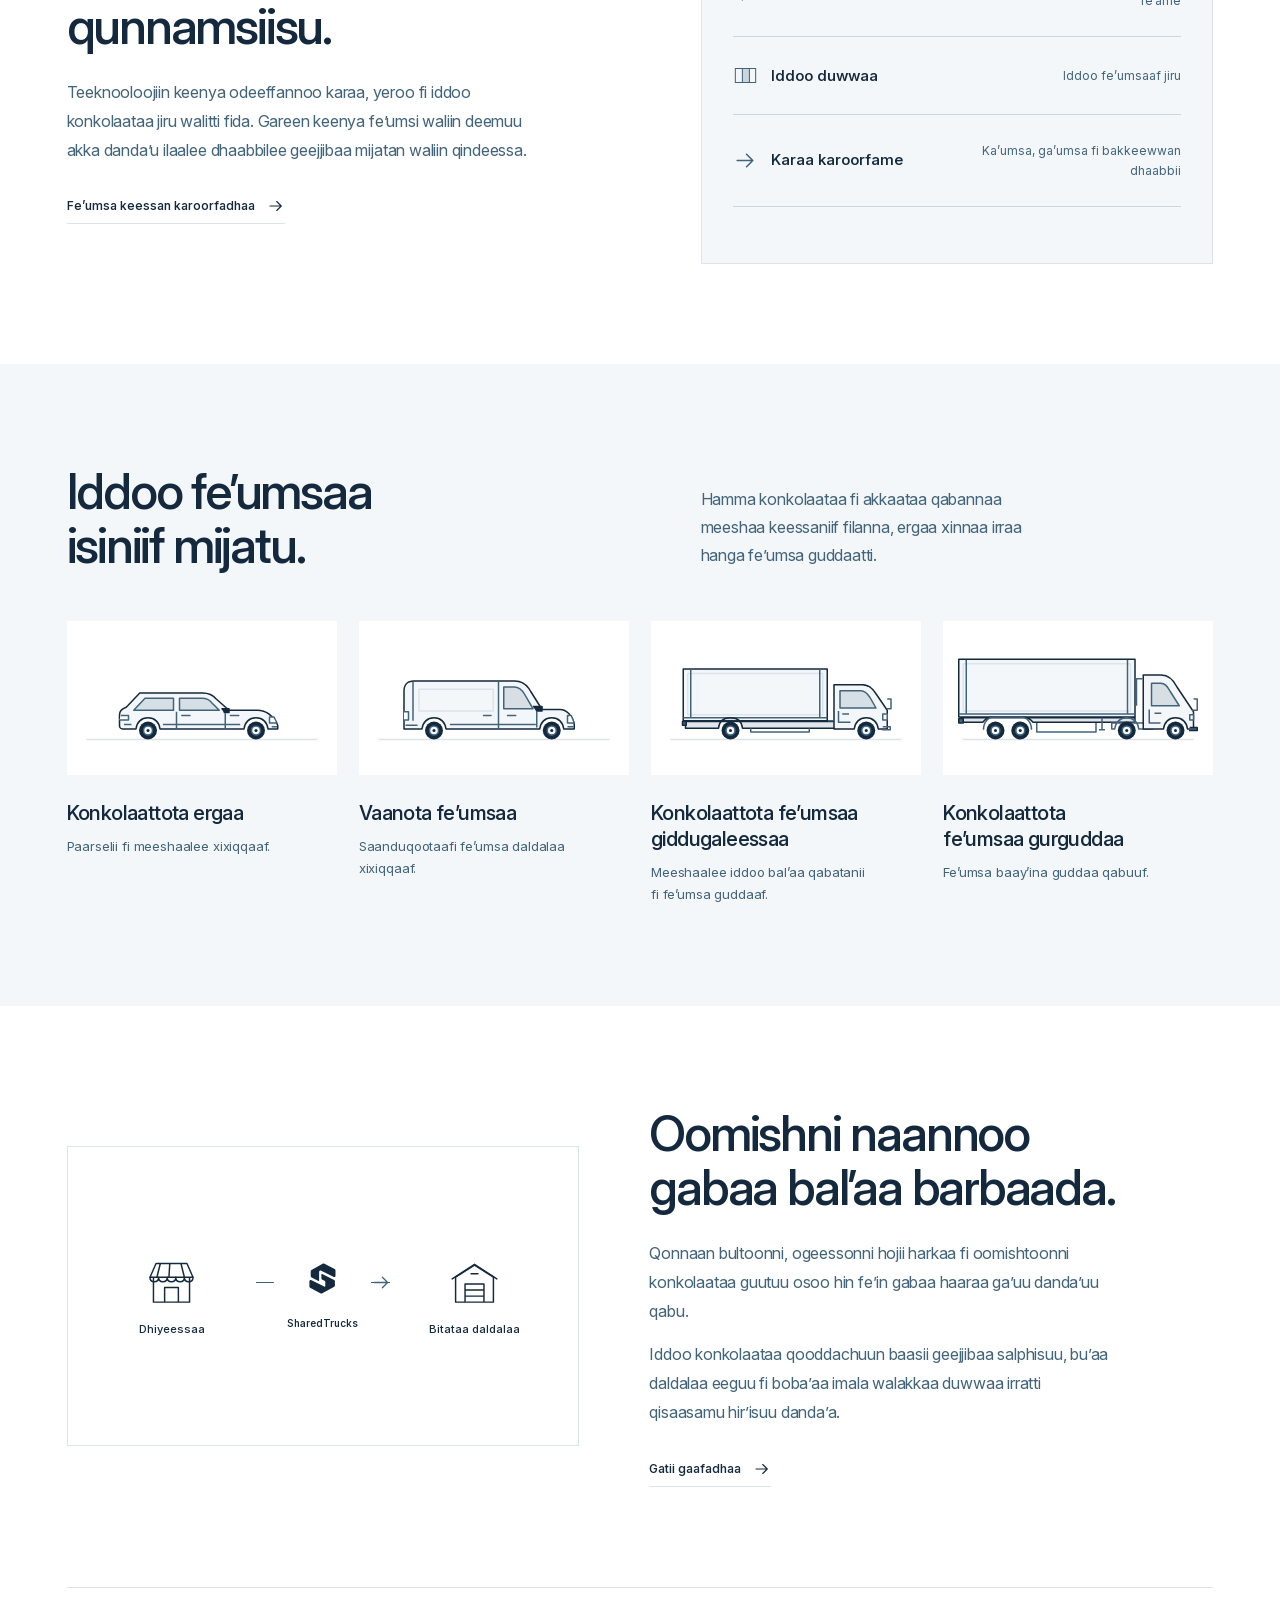
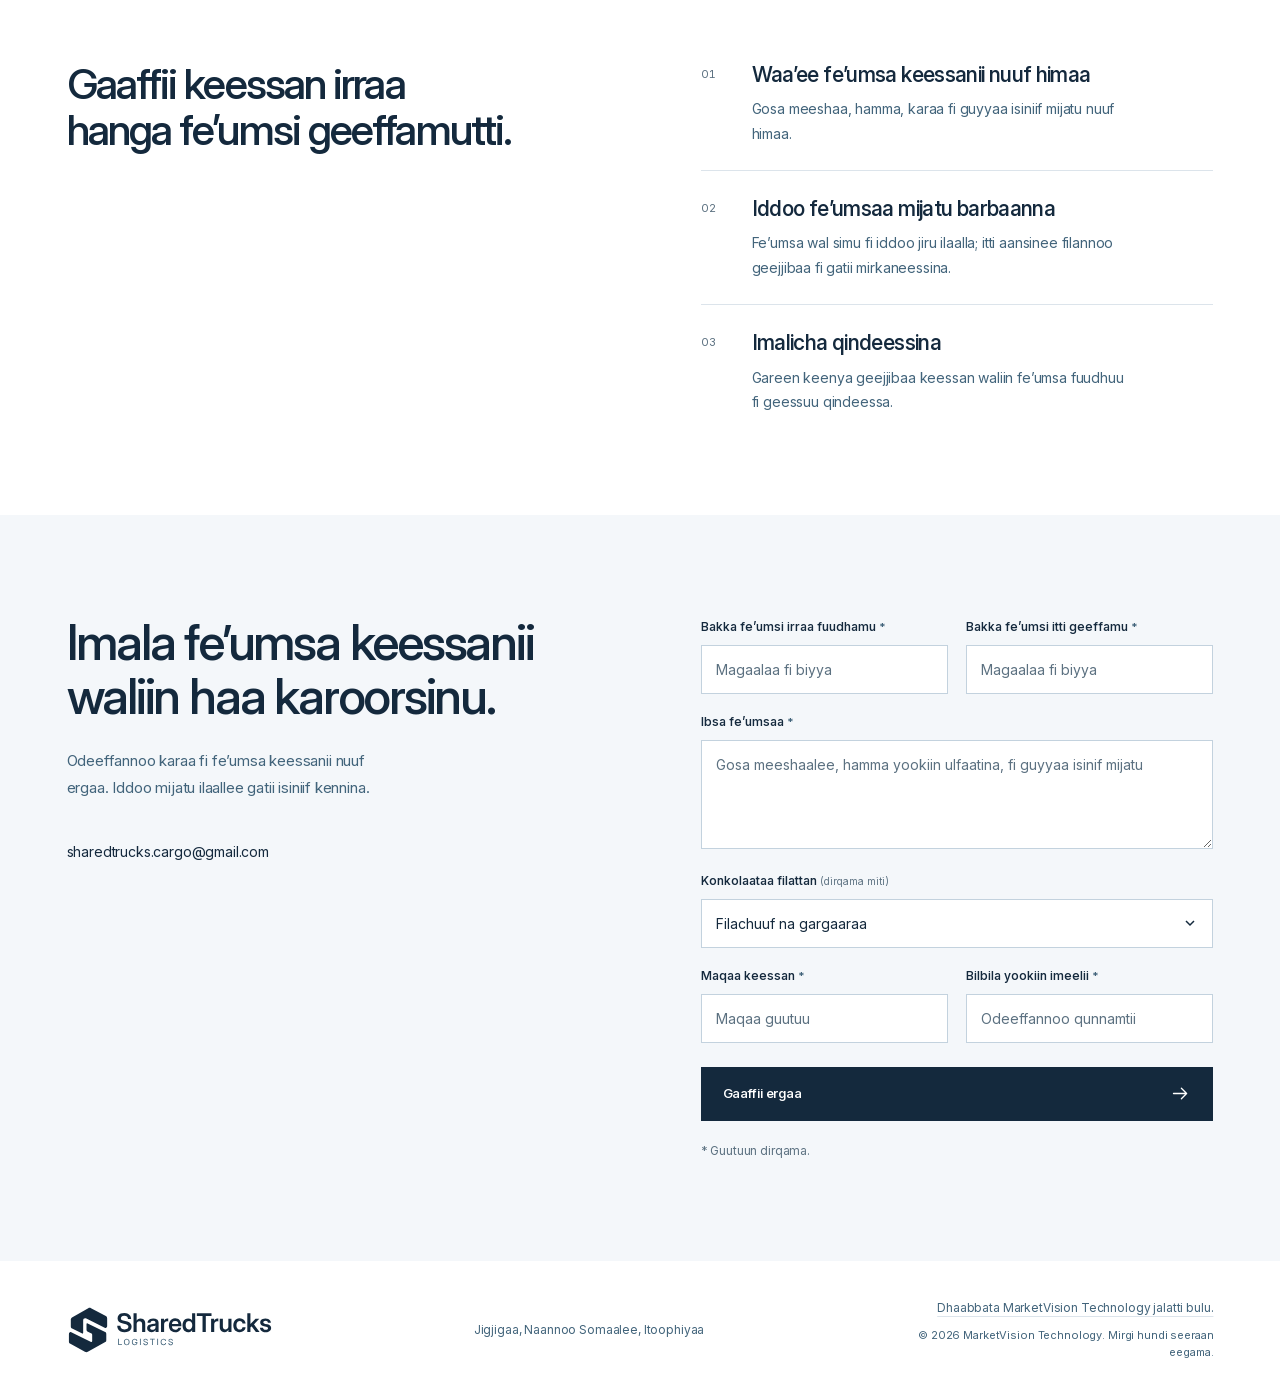
<file: om/index.html>
<!doctype html>
<html lang="om" dir="ltr">
<head>
  <meta charset="utf-8">
  <meta name="viewport" content="width=device-width, initial-scale=1">
  <meta name="theme-color" content="#14293d">
  <meta name="description" content="Geejjiba fe’umsaa waloo Itoophiyaa fi Baha Afrikaatti. SharedTrucks fe’umsa waliin geejjibamuuf mijatu konkolaattota iddoo qaban waliin wal simsiisa; dhaabbileen daldalaas baasii geejjibaa waliin qooddatu.">
  <meta name="color-scheme" content="light">
  <meta property="og:type" content="website">
  <meta property="og:title" content="SharedTrucks Logistics — Fe’umsa keessan ergaa. Baasii qooddadhaa.">
  <meta property="og:description" content="Fe’umsa wal simu. Baasii geejjibaa waliin qooddachuu. Hidhata geejjibaa Itoophiyaa fi Baha Afrikaa keessatti fe’umsa sochoosu.">
  <meta property="og:url" content="https://sharedtrucks.com/om/">
  <meta property="og:locale" content="om_ET">
  <title>SharedTrucks Logistics — Geejjiba fe’umsaa waloo Baha Afrikaatti</title>
  <link rel="canonical" href="https://sharedtrucks.com/om/">
  <link rel="icon" href="../favicon.ico?v=refined-s-v2" sizes="16x16 32x32 48x48">
  <link rel="icon" href="../assets/favicon-32.png?v=refined-s-v2" type="image/png" sizes="32x32">
  <link rel="icon" href="../assets/favicon-s.svg" type="image/svg+xml" sizes="any">
  <link rel="apple-touch-icon" href="../apple-touch-icon.png?v=refined-s-v2" sizes="180x180">
  <link rel="manifest" href="../site.webmanifest?v=refined-s-v2">
  <meta name="apple-mobile-web-app-title" content="SharedTrucks">
  <link rel="preload" href="../assets/inter-variable.woff2" as="font" type="font/woff2" crossorigin>
  <link rel="preload" href="../assets/shared-truck-hero.svg" as="image" fetchpriority="high">
  <link rel="stylesheet" href="../styles.css?v=20261028-concise-copy-v1">
  <script type="application/json" id="site-copy">{"nav.open": "Tarree banaa", "nav.close": "Tarree cufaa", "validation.required": "Bakka kana guutaa.", "validation.email": "Teessoo imeelii sirrii galchaa.", "validation.invalid": "Waan bakka kana galchitan ilaalaa.", "validation.tooLong": "Waan galchitan gabaabsaa.", "form.check": "Iddoowwan mallatteeffaman ilaalaa.", "form.sendingButton": "Ergamaa jira…", "form.unavailable": "Unki gaaffii yeroo ammaa hin hojjetu. Boodarra irra deebi’aa yaalaa.", "validation.contact": "Isin qunnamuu akka dandeenyuuf lakkoofsa bilbilaa yookiin teessoo imeelii galchaa.", "form.vehicleFallback": "Konkolaataa mijatu naaf filadhaa", "form.sending": "Gaaffiin keessan ergamaa jira…", "form.success": "Gaaffiin keessan ergameera. Gareen keenya isin qunnama.", "form.setupError": "Gaaffiin keessan hin ergamne. Unki kun ergaa fudhachuuf ammatti hin qophoofne. Boodarra irra deebi’aa yaalaa.", "form.error": "Gaaffiin keessan nu ga’uu isaa mirkaneessuu hin dandeenye. Odeeffannoon galchitan ammas unka keessa jira. Irra deebi’aa yaalaa.", "form.send": "Gaaffii ergaa", "nav.business": "Maaliif barbaachisaa dha"}</script><script src="../languages.js?v=20261028-concise-copy-v1" defer></script><script src="../site-config.js" defer></script>
  <script src="../script.js?v=20261028-concise-copy-v1" defer></script>
<link rel="alternate" hreflang="en" href="https://sharedtrucks.com/"><meta property="og:locale:alternate" content="en_US"><link rel="alternate" hreflang="am" href="https://sharedtrucks.com/am/"><meta property="og:locale:alternate" content="am_ET"><link rel="alternate" hreflang="om" href="https://sharedtrucks.com/om/"><link rel="alternate" hreflang="so" href="https://sharedtrucks.com/so/"><meta property="og:locale:alternate" content="so_ET"><link rel="alternate" hreflang="x-default" href="https://sharedtrucks.com/"><link rel="stylesheet" href="../languages.css?v=20261028-concise-copy-v1"></head>
<body>
  <a class="skip-link" href="#main">Gara qabiyyeetti darbaa</a>
  <svg class="svg-definitions" xmlns="http://www.w3.org/2000/svg" aria-hidden="true">
    <symbol id="arrow-right" viewbox="0 0 24 24"><path d="M4 12h15m-6-6 6 6-6 6" fill="none" stroke="currentColor" stroke-width="1.5" stroke-linecap="round" stroke-linejoin="round"></path></symbol>
    <symbol id="space-icon" viewbox="0 0 32 32"><path d="M3 7h26v18H3zM12 7v18M21 7v18" fill="none" stroke="currentColor" stroke-width="1.3"></path><path d="M12 7h9v18h-9z" fill="currentColor" opacity=".24"></path></symbol>
    <symbol id="route-icon" viewbox="0 0 32 32"><path d="M6 9h14a7 7 0 0 1 0 14H8m4-4-4 4 4 4" fill="none" stroke="currentColor" stroke-width="1.3" stroke-linecap="round" stroke-linejoin="round"></path><circle cx="6" cy="9" r="3" fill="none" stroke="currentColor" stroke-width="1.3"></circle></symbol>
    <symbol id="team-icon" viewbox="0 0 32 32"><circle cx="12" cy="10" r="4" fill="none" stroke="currentColor" stroke-width="1.3"></circle><path d="M3 26v-3a9 9 0 0 1 18 0v3M22 7a4 4 0 0 1 0 8m3 4a8 8 0 0 1 4 7" fill="none" stroke="currentColor" stroke-width="1.3" stroke-linecap="round"></path></symbol>
  </svg>

  <header class="site-header">
    <div class="container header-inner">
      <a class="brand" href="#top" aria-label="Fuula jalqabaa SharedTrucks Logistics"><img src="../assets/logo.svg?v=refined-s-v2" width="329" height="84" alt="SharedTrucks Logistics"></a>
      <nav id="primary-nav" class="primary-nav" aria-label="Tarree ijoo marsariitichaa">
        <a href="#shared-truckload">Geejjiba waloo</a>
        <a href="#network">Hidhata geejjibaa</a>
        <a href="#business-shipping">Maaliif barbaachisaa dha</a>
        <a class="button button-small button-outline" href="#quote">Gatii gaafadhaa <svg class="arrow" aria-hidden="true"><use href="#arrow-right"></use></svg></a>
      </nav>
    <details class="language-switcher" data-language-switcher>
      <summary aria-label="Afaan filadhaa: Afaan Oromoo"><svg class="language-globe" viewbox="0 0 24 24" fill="none" aria-hidden="true"><circle cx="12" cy="12" r="9"></circle><path d="M3 12h18M12 3c5 5 5 13 0 18-5-5-5-13 0-18Z"></path></svg><span class="language-current" lang="om">Afaan Oromoo</span><svg class="language-chevron" viewbox="0 0 16 16" fill="none" aria-hidden="true"><path d="m4 6 4 4 4-4"></path></svg></summary>
      <div class="language-options" aria-label="Afaan filadhaa"><a href="../" lang="en" hreflang="en" data-language-link="en"><span>English</span><svg viewbox="0 0 20 20" fill="none" aria-hidden="true"><path d="m4 10 4 4 8-8"></path></svg></a><a href="../am/" lang="am" hreflang="am" data-language-link="am"><span>አማርኛ</span><svg viewbox="0 0 20 20" fill="none" aria-hidden="true"><path d="m4 10 4 4 8-8"></path></svg></a><a href="../om/" lang="om" hreflang="om" data-language-link="om" aria-current="page"><span>Afaan Oromoo</span><svg viewbox="0 0 20 20" fill="none" aria-hidden="true"><path d="m4 10 4 4 8-8"></path></svg></a><a href="../so/" lang="so" hreflang="so" data-language-link="so"><span>Soomaali</span><svg viewbox="0 0 20 20" fill="none" aria-hidden="true"><path d="m4 10 4 4 8-8"></path></svg></a></div>
    </details><button id="nav-toggle" class="nav-toggle" type="button" aria-expanded="false" aria-controls="primary-nav" aria-label="Tarree banaa"><span></span><span></span></button>
      </div>
  </header>

  <main id="main">
    <section id="top" class="hero" aria-labelledby="hero-title">
      <div class="container hero-grid">
        <div class="hero-copy">
          <h1 id="hero-title">Naannoo keenyatti oomishame.<br><span>Gatii madaalawaadhaan geejjibame.</span></h1>
          <p class="hero-description">SharedTrucks qonnaan bultoota, ogeessota hojii harkaa fi oomishtoota Baha Afrikaa geejjiba mijatuun wal qunnamsiisa. Fe’umsi wal simu iddoo konkolaataa fi baasii qooddachuun gabaa bal’aa ga’uu danda’a.</p>
          <div class="hero-actions">
            <a class="button" href="#quote">Gatii gaafadhaa <svg class="arrow" aria-hidden="true"><use href="#arrow-right"></use></svg></a>
            <a class="text-link" href="#shared-truckload">Akkaataa waliin geejjibnu <svg class="arrow" aria-hidden="true"><use href="#arrow-right"></use></svg></a>
          </div>
        </div>
        <figure class="hero-art">
          <img src="../assets/shared-truck-hero.svg" width="640" height="520" alt="Fe’umsa garee sadii konkolaataa fe’umsaa tokko keessatti iddoo qooddatu" fetchpriority="high" decoding="async">
        </figure>
      </div>
    </section>

    <section id="shared-truckload" class="shared-section section" aria-labelledby="shared-title">
      <div class="container">
        <div class="shared-intro">
          <div>
            <h2 id="shared-title">Imala qooddadhaa.<br>Baasii qooddadhaa.</h2>
          </div>
          <p class="shared-description">Fe’umsi karaa fi yeroo wal simuun deemu konkolaataa tokko qooddachuu danda’a. Konkolaataa guutuuf osoo hin kaffalin meeshaa keessan geejjibsiisaa.</p>
        </div>
        <div class="benefit-grid">
          <article>
            <svg class="benefit-icon" aria-hidden="true"><use href="#space-icon"></use></svg>
            <h3>Baasii geejjibaa qooddadhaa.</h3>
            <p>Fe’umsa wal simu waliin baasii qooddadhaa; iddoo hin fayyadamneef kaffaluu hambisaa.</p>
          </article>
          <article>
            <svg class="benefit-icon" aria-hidden="true"><use href="#route-icon"></use></svg>
            <h3>Iddoo duwwaa hojii irra oolchaa.</h3>
            <p>Imala deemsaafi deebi’iinsaa irratti iddoo duwwaa hojii irra oolchaa.</p>
          </article>
        <article><svg class="benefit-icon" aria-hidden="true"><use href="#route-icon"></use></svg><h3>Boba’aa qisaasamu hir’isaa.</h3><p>Konkolaattota caalaatti guutuun baay’ina imalaa, boba’aa qisaasamuu fi faalama hir’isuu danda’a.</p></article></div>
      </div>
    </section>

    <section id="network" class="network-section section" aria-labelledby="network-title">
      <div class="container network-grid">
        <div class="network-copy">
          <h2 id="network-title">Teeknooloojii fe’umsaafi<br>dandeettii geejjibaa wal qunnamsiisu.</h2>
          <p>Teeknooloojiin keenya odeeffannoo karaa, yeroo fi iddoo konkolaataa jiru walitti fida. Gareen keenya fe’umsi waliin deemuu akka danda’u ilaalee dhaabbilee geejjibaa mijatan waliin qindeessa.</p>
          <a class="text-link" href="#quote">Fe’umsa keessan karoorfadhaa <svg class="arrow" aria-hidden="true"><use href="#arrow-right"></use></svg></a>
        </div>
        <figure class="capacity-panel" aria-labelledby="capacity-title">
          <div class="capacity-panel-head"><svg viewbox="0 0 32 32" aria-hidden="true"><use href="#route-icon"></use></svg><span id="capacity-title">Hidhata geejjibaa keenya</span></div>
          <dl class="capacity-fields">
            <div><dt><svg aria-hidden="true"><use href="#route-icon"></use></svg>Argamummaa</dt><dd>Duwwaa yookiin gartokkoon kan fe’ame</dd></div>
            <div><dt><svg aria-hidden="true"><use href="#space-icon"></use></svg>Iddoo duwwaa</dt><dd>Iddoo fe’umsaaf jiru</dd></div>
            <div><dt><svg aria-hidden="true"><use href="#arrow-right"></use></svg>Karaa karoorfame</dt><dd>Ka’umsa, ga’umsa fi bakkeewwan dhaabbii</dd></div>
          </dl>
        </figure>
      </div>
    </section>

    <section id="vehicles" class="vehicles-section section" aria-labelledby="vehicles-title">
      <div class="container">
        <div class="section-intro">
          <div>
            <h2 id="vehicles-title">Iddoo fe’umsaa<br>isiniif mijatu.</h2>
          </div>
          <p>Hamma konkolaataa fi akkaataa qabannaa meeshaa keessaniif filanna, ergaa xinnaa irraa hanga fe’umsa guddaatti.</p>
        </div>
        <div class="vehicle-grid">
          <article class="vehicle">
            <div class="vehicle-image"><img src="../assets/vehicle-car.svg" width="360" height="180" alt="Fakkii konkolaataa ergaa cinaachaan mul’atu" loading="lazy" decoding="async"></div>
            <h3>Konkolaattota ergaa</h3><p>Paarselii fi meeshaalee xixiqqaaf.</p>
          </article>
          <article class="vehicle">
            <div class="vehicle-image"><img src="../assets/vehicle-van.svg" width="360" height="180" alt="Fakkii vaanii fe’umsaa cinaachaan mul’atu" loading="lazy" decoding="async"></div>
            <h3>Vaanota fe’umsaa</h3><p>Saanduqootaafi fe’umsa daldalaa xixiqqaaf.</p>
          </article>
          <article class="vehicle">
            <div class="vehicle-image"><img src="../assets/vehicle-medium.svg" width="360" height="180" alt="Fakkii konkolaataa fe’umsaa giddugaleessaa cinaachaan mul’atu" loading="lazy" decoding="async"></div>
            <h3>Konkolaattota fe’umsaa giddugaleessaa</h3><p>Meeshaalee iddoo bal’aa qabatanii fi fe’umsa guddaaf.</p>
          </article>
          <article class="vehicle">
            <div class="vehicle-image"><img src="../assets/vehicle-large.svg" width="360" height="180" alt="Fakkii konkolaataa fe’umsaa guddaa cinaachaan mul’atu" loading="lazy" decoding="async"></div>
            <h3>Konkolaattota fe’umsaa gurguddaa</h3><p>Fe’umsa baay’ina guddaa qabuuf.</p>
          </article>
        </div>
      </div>
    </section>

    <section id="business-shipping" class="commerce-section section" aria-labelledby="commerce-title">
      <div class="container commerce-grid">
        <div class="commerce-visual">
          <div class="trade-route" aria-label="SharedTrucks dhiyeessaa fi bitataa daldalaa gidduutti geejjiba qindeessa">
            <div class="trade-party"><svg viewbox="0 0 64 64" aria-hidden="true"><path d="M11 27h42v29H11zM7 27l7-16h36l7 16M7 27h50M24 56V39h16v17M19 11l-4 16m15-16-1 16m14-16 4 16"></path><path d="M7 27c0 7 10 7 10 0 0 7 10 7 10 0 0 7 10 7 10 0 0 7 10 7 10 0 0 7 10 7 10 0"></path></svg><span>Dhiyeessaa</span></div>
            <div class="trade-connection"><span class="trade-line" aria-hidden="true"></span><div class="trade-carrier"><img src="../assets/logo-mark.svg" width="272" height="308" alt="" loading="lazy"><span>SharedTrucks</span></div><svg class="arrow" aria-hidden="true"><use href="#arrow-right"></use></svg></div>
            <div class="trade-party"><svg viewbox="0 0 64 64" aria-hidden="true"><path d="M10 56V27l22-14 22 14v29H10ZM21 56V35h22v21M21 42h22m-22 7h22M28 23h8"></path><path d="M6 29 32 12l26 17"></path></svg><span>Bitataa daldalaa</span></div>
          </div>
        </div>
        <div class="commerce-copy">
          <h2 id="commerce-title">Oomishni naannoo<br>gabaa bal’aa barbaada.</h2>
          <p>Qonnaan bultoonni, ogeessonni hojii harkaa fi oomishtoonni konkolaataa guutuu osoo hin fe’in gabaa haaraa ga’uu danda’uu qabu.</p>
          <p>Iddoo konkolaataa qooddachuun baasii geejjibaa salphisuu, bu’aa daldalaa eeguu fi boba’aa imala walakkaa duwwaa irratti qisaasamu hir’isuu danda’a.</p>
          <a class="text-link" href="#quote">Gatii gaafadhaa <svg class="arrow" aria-hidden="true"><use href="#arrow-right"></use></svg></a>
        </div>
      </div>
    </section>

    <section id="how-it-works" class="process-section" aria-labelledby="process-title">
      <div class="container process-layout">
        <div class="process-intro">
          <h2 id="process-title">Gaaffii keessan irraa<br>hanga fe’umsi geeffamutti.</h2>
        </div>
        <ol class="process-list">
          <li><span class="step-number" aria-hidden="true">01</span><div><h3>Waa’ee fe’umsa keessanii nuuf himaa</h3><p>Gosa meeshaa, hamma, karaa fi guyyaa isiniif mijatu nuuf himaa.</p></div></li>
          <li><span class="step-number" aria-hidden="true">02</span><div><h3>Iddoo fe’umsaa mijatu barbaanna</h3><p>Fe’umsa wal simu fi iddoo jiru ilaalla; itti aansinee filannoo geejjibaa fi gatii mirkaneessina.</p></div></li>
          <li><span class="step-number" aria-hidden="true">03</span><div><h3>Imalicha qindeessina</h3><p>Gareen keenya geejjibaa keessan waliin fe’umsa fuudhuu fi geessuu qindeessa.</p></div></li>
        </ol>
      </div>
    </section>

    <section id="quote" class="quote-section section" aria-labelledby="quote-title">
      <div class="container quote-grid">
        <div class="quote-copy">
          <h2 id="quote-title">Imala fe’umsa keessanii<br>waliin haa karoorsinu.</h2>
          <p>Odeeffannoo karaa fi fe’umsa keessanii nuuf ergaa. Iddoo mijatu ilaallee gatii isiniif kennina.</p>
          <div class="quote-contact"><p>sharedtrucks.cargo@gmail.com</p></div>
        </div>
        <div class="quote-form-wrap">
          <form id="quote-form">
            <input id="botcheck" class="form-honeypot" name="botcheck" type="checkbox" tabindex="-1" autocomplete="off" aria-hidden="true">
            <div class="form-row">
              <div class="field">
                <label for="pickup">Bakka fe’umsi irraa fuudhamu <span class="required" aria-hidden="true">*</span></label>
                <input id="pickup" name="pickup" type="text" placeholder="Magaalaa fi biyya" autocomplete="off" maxlength="120" required>
              </div>
              <div class="field">
                <label for="destination">Bakka fe’umsi itti geeffamu <span class="required" aria-hidden="true">*</span></label>
                <input id="destination" name="destination" type="text" placeholder="Magaalaa fi biyya" autocomplete="off" maxlength="120" required>
              </div>
            </div>
            <div class="field">
              <label for="details">Ibsa fe’umsaa <span class="required" aria-hidden="true">*</span></label>
              <textarea id="details" name="details" rows="3" placeholder="Gosa meeshaalee, hamma yookiin ulfaatina, fi guyyaa isinif mijatu" maxlength="2500" required></textarea>
            </div>
            <div class="field">
              <label for="vehicle">Konkolaataa filattan <span class="optional">(dirqama miti)</span></label>
              <select id="vehicle" name="vehicle">
                <option value="Help me choose">Filachuuf na gargaaraa</option>
                <option value="Courier car">Konkolaataa ergaa</option>
                <option value="Cargo van">Vaanii fe’umsaa</option>
                <option value="Medium truck">Konkolaataa fe’umsaa giddugaleessaa</option>
                <option value="Large truck">Konkolaataa fe’umsaa guddaa</option>
              </select>
            </div>
            <div class="form-row">
              <div class="field">
                <label for="name">Maqaa keessan <span class="required" aria-hidden="true">*</span></label>
                <input id="name" name="name" type="text" placeholder="Maqaa guutuu" autocomplete="name" maxlength="120" required>
              </div>
              <div class="field">
                <label for="contact">Bilbila yookiin imeelii <span class="required" aria-hidden="true">*</span></label>
                <input id="contact" name="contact" type="text" placeholder="Odeeffannoo qunnamtii" autocomplete="email" maxlength="180" required>
              </div>
            </div>
            <button id="quote-submit" class="button submit-button" type="submit" disabled><span id="quote-submit-label" data-submit-label>Gaaffii ergaa</span><svg class="arrow" aria-hidden="true"><use href="#arrow-right"></use></svg></button>
            <p class="field-key">* Guutuun dirqama.</p>
            <p id="form-status" class="form-status" role="status" aria-live="polite" tabindex="-1"></p>
            <noscript><p class="form-note">Unka kanaan gaaffii erguuf JavaScript akka hojjetu taasisaa.</p></noscript>
          </form>
        </div>
      </div>
    </section>
  </main>

  <footer class="site-footer">
    <div class="container footer-inner">
      <a class="brand footer-brand" href="#top" aria-label="Fuula jalqabaa SharedTrucks Logistics"><img src="../assets/logo.svg?v=refined-s-v2" width="329" height="84" alt="SharedTrucks Logistics"></a>
      <div class="footer-office"><p>Jigjigaa, Naannoo Somaalee, Itoophiyaa</p></div>
      <div class="footer-legal"><p class="ownership"><a href="https://marketvisiontech.com/om/">Dhaabbata MarketVision Technology jalatti bulu.</a></p><p class="copyright">© <span id="copyright-year">2026</span> MarketVision Technology. <span>Mirgi hundi seeraan eegama.</span></p></div>
    </div>
  </footer>
</body>
</html>
</file>
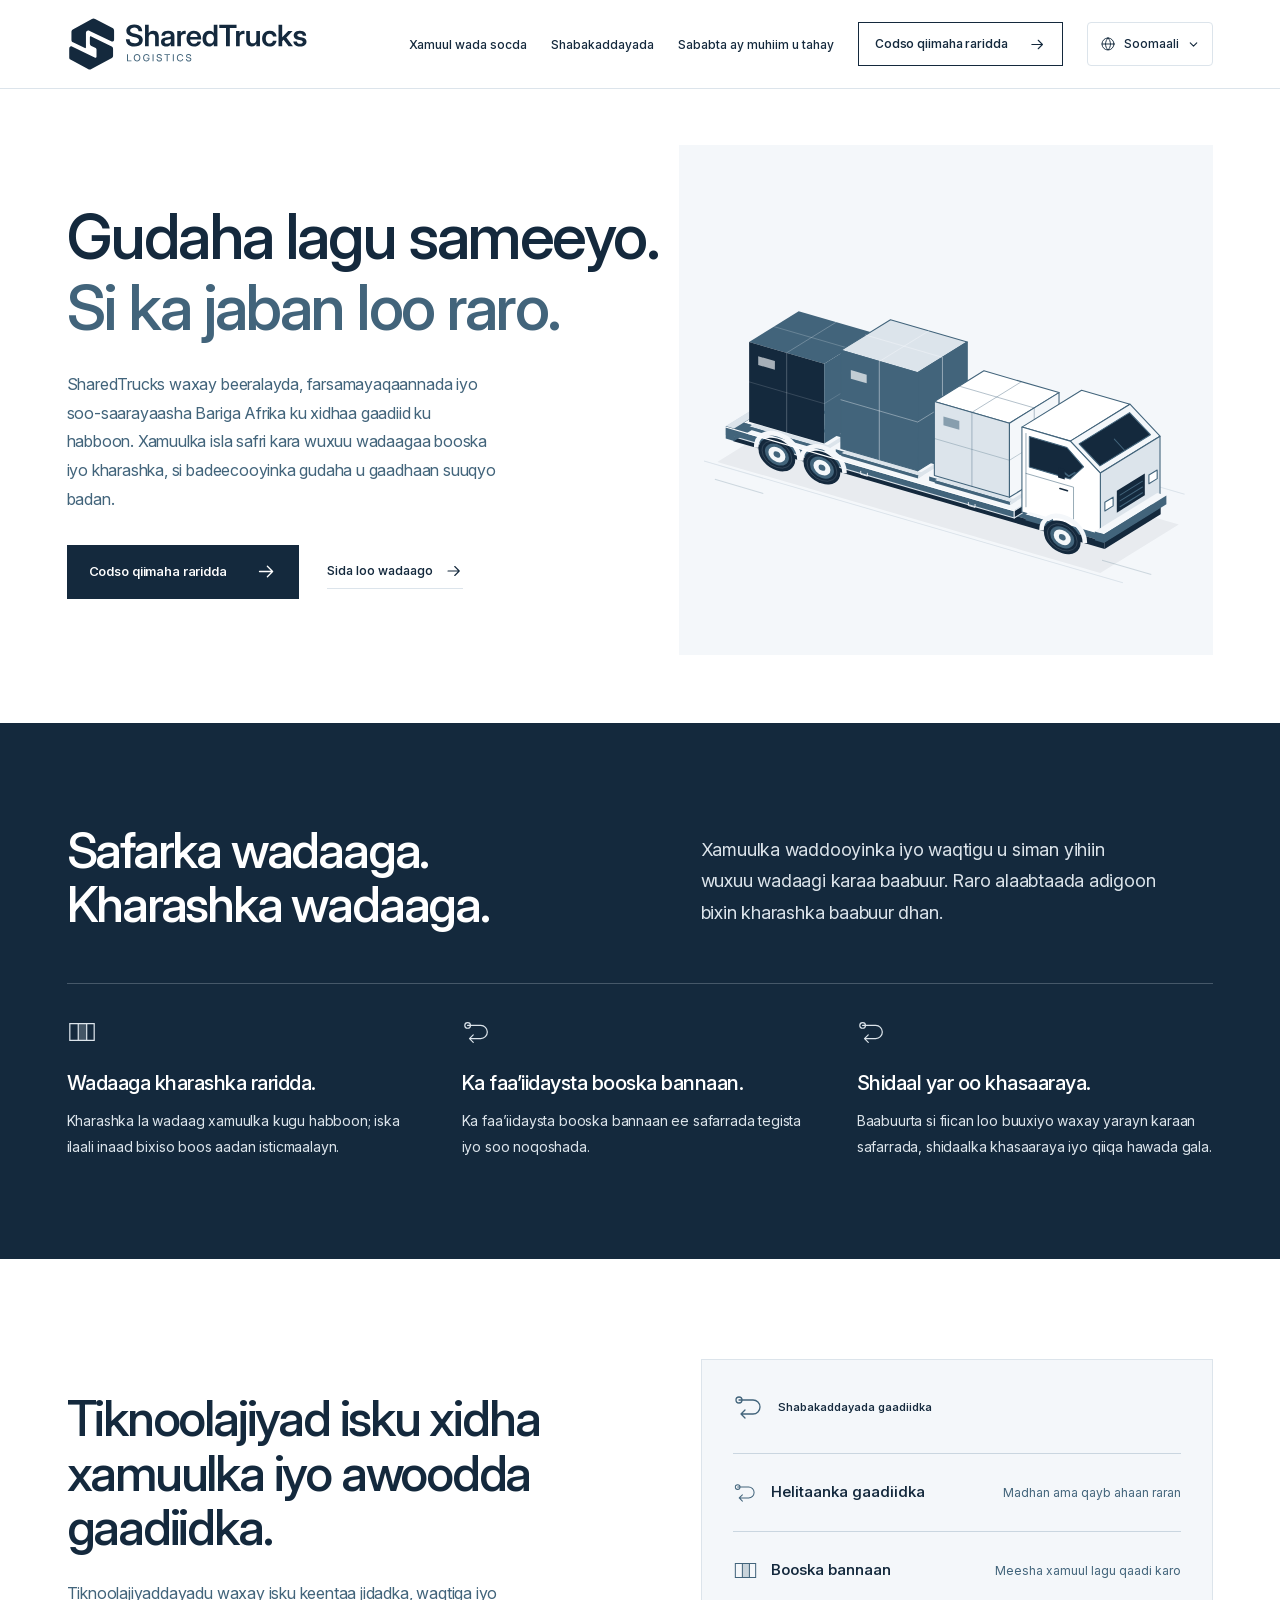
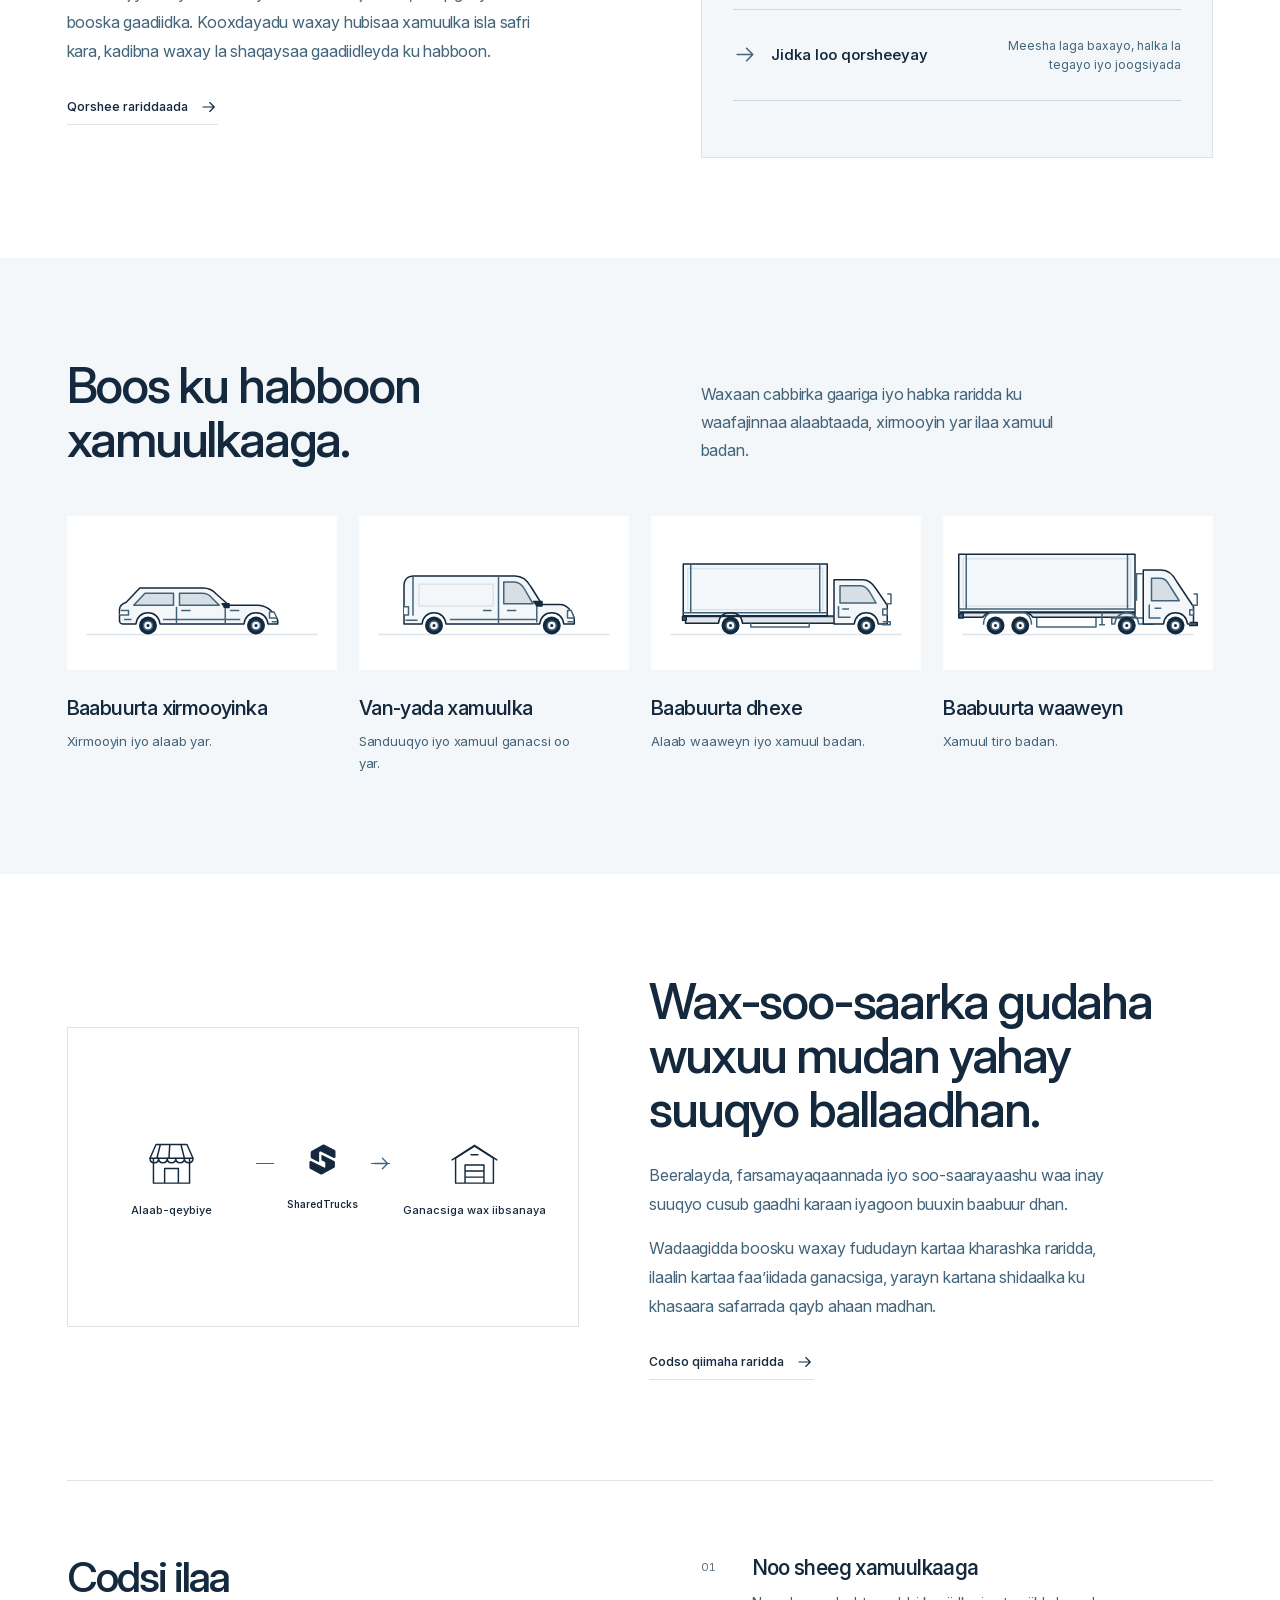
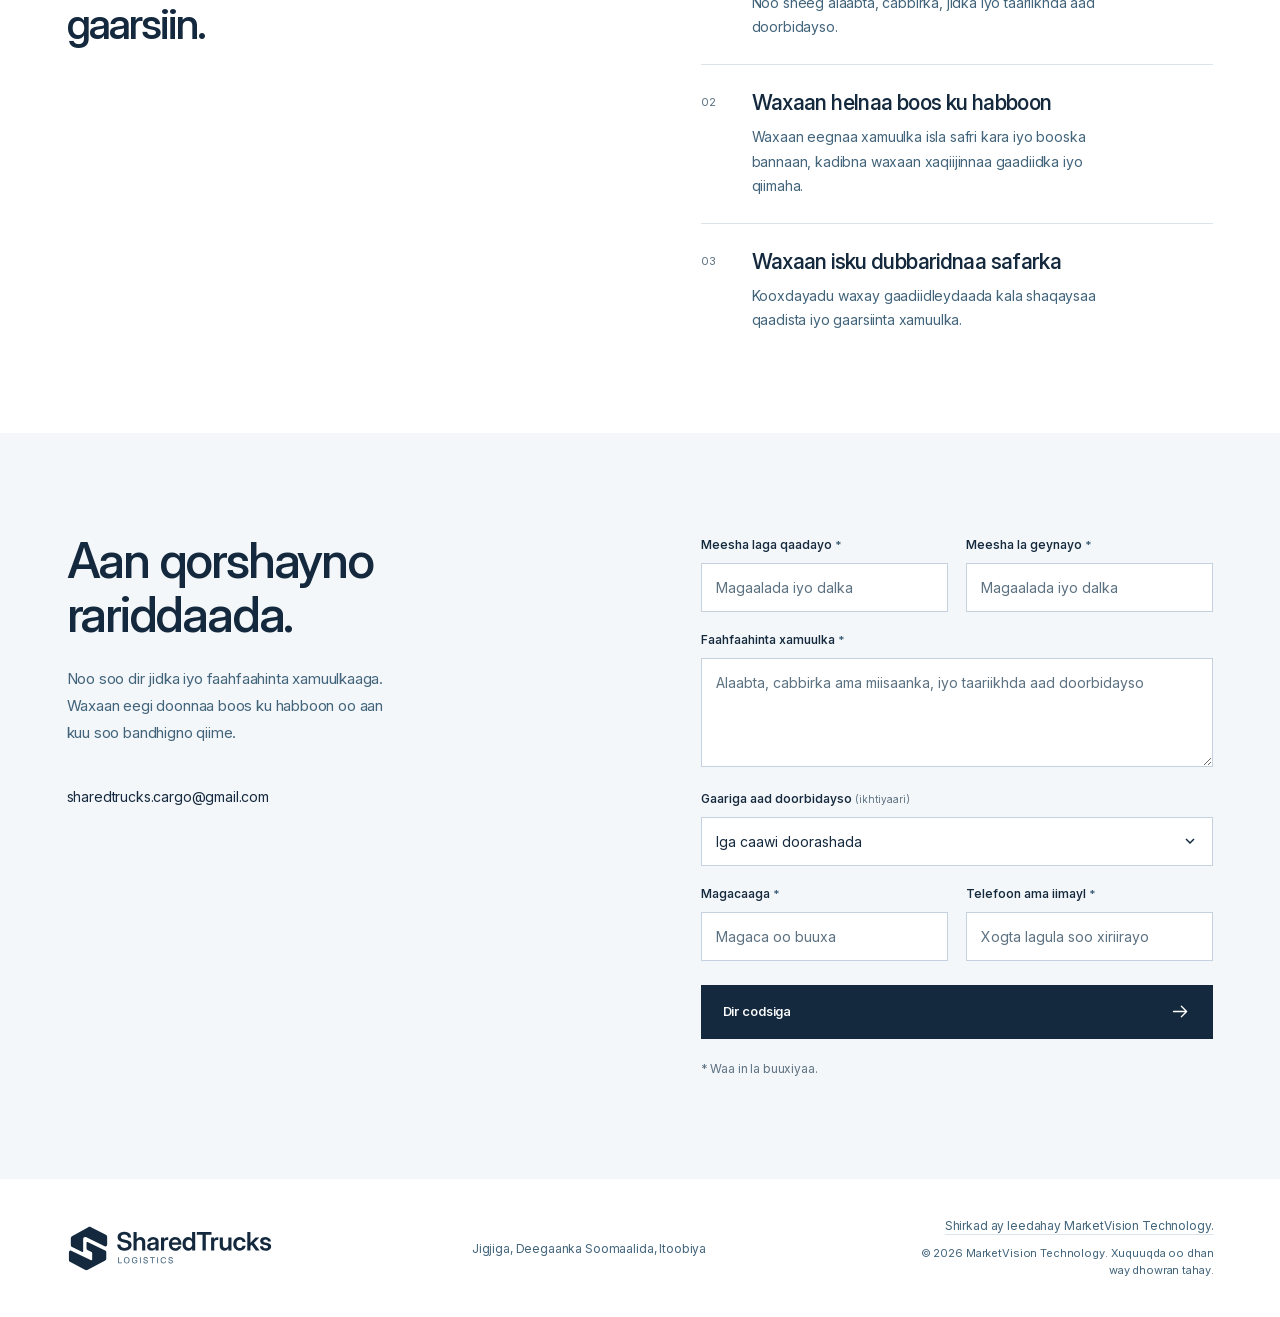
<file: so/index.html>
<!doctype html>
<html lang="so" dir="ltr">
<head>
  <meta charset="utf-8">
  <meta name="viewport" content="width=device-width, initial-scale=1">
  <meta name="theme-color" content="#14293d">
  <meta name="description" content="Gaadiid xamuul oo la wadaago, Itoobiya iyo Bariga Afrika. SharedTrucks waxay xamuulka isla safri kara u heshaa booska bannaan ee gaadiidka, si ganacsiyadu u wadaagaan kharashka raridda.">
  <meta name="color-scheme" content="light">
  <meta property="og:type" content="website">
  <meta property="og:title" content="SharedTrucks Logistics — Dir xamuulkaaga. Kharashka la wadaag.">
  <meta property="og:description" content="Xamuul isla safri kara. Kharash gaadiid oo la wadaago. Shabakad xamuul oo isku xiran, kana shaqaysa Itoobiya iyo Bariga Afrika.">
  <meta property="og:url" content="https://sharedtrucks.com/so/">
  <meta property="og:locale" content="so_ET">
  <title>SharedTrucks Logistics — Gaadiid xamuul oo la wadaago, Bariga Afrika</title>
  <link rel="canonical" href="https://sharedtrucks.com/so/">
  <link rel="icon" href="../favicon.ico?v=refined-s-v2" sizes="16x16 32x32 48x48">
  <link rel="icon" href="../assets/favicon-32.png?v=refined-s-v2" type="image/png" sizes="32x32">
  <link rel="icon" href="../assets/favicon-s.svg" type="image/svg+xml" sizes="any">
  <link rel="apple-touch-icon" href="../apple-touch-icon.png?v=refined-s-v2" sizes="180x180">
  <link rel="manifest" href="../site.webmanifest?v=refined-s-v2">
  <meta name="apple-mobile-web-app-title" content="SharedTrucks">
  <link rel="preload" href="../assets/inter-variable.woff2" as="font" type="font/woff2" crossorigin>
  <link rel="preload" href="../assets/shared-truck-hero.svg" as="image" fetchpriority="high">
  <link rel="stylesheet" href="../styles.css?v=20261028-concise-copy-v1">
  <script type="application/json" id="site-copy">{"nav.open": "Fur liiska bogga", "nav.close": "Xir liiska bogga", "validation.required": "Fadlan buuxi meeshan.", "validation.email": "Fadlan geli cinwaan iimayl oo sax ah.", "validation.invalid": "Fadlan hubi xogta halkan ku qoran.", "validation.tooLong": "Fadlan qoraalkan soo gaabi.", "form.check": "Fadlan hubi meelaha la calaamadeeyay.", "form.sendingButton": "Waa la dirayaa…", "form.unavailable": "Foomka codsiyada hadda lama isticmaali karo. Fadlan mar kale isku day goor dambe.", "validation.contact": "Geli lambarka telefoonkaaga ama iimaylkaaga si aan kula soo xiriirno.", "form.vehicleFallback": "Fadlan ii soo jeedi gaari ku habboon", "form.sending": "Codsigaaga ayaa la dirayaa…", "form.success": "Codsigaagii waa la diray. Kooxdayadu way kula soo xiriiri doontaa.", "form.setupError": "Codsigaaga lama dirin. Foomku weli diyaar uma aha inuu fariimo qaabilo. Fadlan mar kale isku day goor dambe.", "form.error": "Ma xaqiijin karno in codsigaagu na soo gaaray. Xogtaadii weli foomka ayay ku jirtaa. Fadlan mar kale isku day.", "form.send": "Dir codsiga", "nav.business": "Sababta ay muhiim u tahay"}</script><script src="../languages.js?v=20261028-concise-copy-v1" defer></script><script src="../site-config.js" defer></script>
  <script src="../script.js?v=20261028-concise-copy-v1" defer></script>
<link rel="alternate" hreflang="en" href="https://sharedtrucks.com/"><meta property="og:locale:alternate" content="en_US"><link rel="alternate" hreflang="am" href="https://sharedtrucks.com/am/"><meta property="og:locale:alternate" content="am_ET"><link rel="alternate" hreflang="om" href="https://sharedtrucks.com/om/"><meta property="og:locale:alternate" content="om_ET"><link rel="alternate" hreflang="so" href="https://sharedtrucks.com/so/"><link rel="alternate" hreflang="x-default" href="https://sharedtrucks.com/"><link rel="stylesheet" href="../languages.css?v=20261028-concise-copy-v1"></head>
<body>
  <a class="skip-link" href="#main">U gudub nuxurka bogga</a>
  <svg class="svg-definitions" xmlns="http://www.w3.org/2000/svg" aria-hidden="true">
    <symbol id="arrow-right" viewbox="0 0 24 24"><path d="M4 12h15m-6-6 6 6-6 6" fill="none" stroke="currentColor" stroke-width="1.5" stroke-linecap="round" stroke-linejoin="round"></path></symbol>
    <symbol id="space-icon" viewbox="0 0 32 32"><path d="M3 7h26v18H3zM12 7v18M21 7v18" fill="none" stroke="currentColor" stroke-width="1.3"></path><path d="M12 7h9v18h-9z" fill="currentColor" opacity=".24"></path></symbol>
    <symbol id="route-icon" viewbox="0 0 32 32"><path d="M6 9h14a7 7 0 0 1 0 14H8m4-4-4 4 4 4" fill="none" stroke="currentColor" stroke-width="1.3" stroke-linecap="round" stroke-linejoin="round"></path><circle cx="6" cy="9" r="3" fill="none" stroke="currentColor" stroke-width="1.3"></circle></symbol>
    <symbol id="team-icon" viewbox="0 0 32 32"><circle cx="12" cy="10" r="4" fill="none" stroke="currentColor" stroke-width="1.3"></circle><path d="M3 26v-3a9 9 0 0 1 18 0v3M22 7a4 4 0 0 1 0 8m3 4a8 8 0 0 1 4 7" fill="none" stroke="currentColor" stroke-width="1.3" stroke-linecap="round"></path></symbol>
  </svg>

  <header class="site-header">
    <div class="container header-inner">
      <a class="brand" href="#top" aria-label="Bogga hore ee SharedTrucks Logistics"><img src="../assets/logo.svg?v=refined-s-v2" width="329" height="84" alt="SharedTrucks Logistics"></a>
      <nav id="primary-nav" class="primary-nav" aria-label="Liiska ugu weyn">
        <a href="#shared-truckload">Xamuul wada socda</a>
        <a href="#network">Shabakaddayada</a>
        <a href="#business-shipping">Sababta ay muhiim u tahay</a>
        <a class="button button-small button-outline" href="#quote">Codso qiimaha raridda <svg class="arrow" aria-hidden="true"><use href="#arrow-right"></use></svg></a>
      </nav>
    <details class="language-switcher" data-language-switcher>
      <summary aria-label="Dooro luqadda: Soomaali"><svg class="language-globe" viewbox="0 0 24 24" fill="none" aria-hidden="true"><circle cx="12" cy="12" r="9"></circle><path d="M3 12h18M12 3c5 5 5 13 0 18-5-5-5-13 0-18Z"></path></svg><span class="language-current" lang="so">Soomaali</span><svg class="language-chevron" viewbox="0 0 16 16" fill="none" aria-hidden="true"><path d="m4 6 4 4 4-4"></path></svg></summary>
      <div class="language-options" aria-label="Dooro luqadda"><a href="../" lang="en" hreflang="en" data-language-link="en"><span>English</span><svg viewbox="0 0 20 20" fill="none" aria-hidden="true"><path d="m4 10 4 4 8-8"></path></svg></a><a href="../am/" lang="am" hreflang="am" data-language-link="am"><span>አማርኛ</span><svg viewbox="0 0 20 20" fill="none" aria-hidden="true"><path d="m4 10 4 4 8-8"></path></svg></a><a href="../om/" lang="om" hreflang="om" data-language-link="om"><span>Afaan Oromoo</span><svg viewbox="0 0 20 20" fill="none" aria-hidden="true"><path d="m4 10 4 4 8-8"></path></svg></a><a href="../so/" lang="so" hreflang="so" data-language-link="so" aria-current="page"><span>Soomaali</span><svg viewbox="0 0 20 20" fill="none" aria-hidden="true"><path d="m4 10 4 4 8-8"></path></svg></a></div>
    </details><button id="nav-toggle" class="nav-toggle" type="button" aria-expanded="false" aria-controls="primary-nav" aria-label="Fur liiska bogga"><span></span><span></span></button>
      </div>
  </header>

  <main id="main">
    <section id="top" class="hero" aria-labelledby="hero-title">
      <div class="container hero-grid">
        <div class="hero-copy">
          <h1 id="hero-title">Gudaha lagu sameeyo.<br><span>Si ka jaban loo raro.</span></h1>
          <p class="hero-description">SharedTrucks waxay beeralayda, farsamayaqaannada iyo soo-saarayaasha Bariga Afrika ku xidhaa gaadiid ku habboon. Xamuulka isla safri kara wuxuu wadaagaa booska iyo kharashka, si badeecooyinka gudaha u gaadhaan suuqyo badan.</p>
          <div class="hero-actions">
            <a class="button" href="#quote">Codso qiimaha raridda <svg class="arrow" aria-hidden="true"><use href="#arrow-right"></use></svg></a>
            <a class="text-link" href="#shared-truckload">Sida loo wadaago <svg class="arrow" aria-hidden="true"><use href="#arrow-right"></use></svg></a>
          </div>
        </div>
        <figure class="hero-art">
          <img src="../assets/shared-truck-hero.svg" width="640" height="520" alt="Saddex xamuul oo kala duwan oo wadaagaya booska hal gaari" fetchpriority="high" decoding="async">
        </figure>
      </div>
    </section>

    <section id="shared-truckload" class="shared-section section" aria-labelledby="shared-title">
      <div class="container">
        <div class="shared-intro">
          <div>
            <h2 id="shared-title">Safarka wadaaga.<br>Kharashka wadaaga.</h2>
          </div>
          <p class="shared-description">Xamuulka waddooyinka iyo waqtigu u siman yihiin wuxuu wadaagi karaa baabuur. Raro alaabtaada adigoon bixin kharashka baabuur dhan.</p>
        </div>
        <div class="benefit-grid">
          <article>
            <svg class="benefit-icon" aria-hidden="true"><use href="#space-icon"></use></svg>
            <h3>Wadaaga kharashka raridda.</h3>
            <p>Kharashka la wadaag xamuulka kugu habboon; iska ilaali inaad bixiso boos aadan isticmaalayn.</p>
          </article>
          <article>
            <svg class="benefit-icon" aria-hidden="true"><use href="#route-icon"></use></svg>
            <h3>Ka faa’iidaysta booska bannaan.</h3>
            <p>Ka faa’iidaysta booska bannaan ee safarrada tegista iyo soo noqoshada.</p>
          </article>
        <article><svg class="benefit-icon" aria-hidden="true"><use href="#route-icon"></use></svg><h3>Shidaal yar oo khasaaraya.</h3><p>Baabuurta si fiican loo buuxiyo waxay yarayn karaan safarrada, shidaalka khasaaraya iyo qiiqa hawada gala.</p></article></div>
      </div>
    </section>

    <section id="network" class="network-section section" aria-labelledby="network-title">
      <div class="container network-grid">
        <div class="network-copy">
          <h2 id="network-title">Tiknoolajiyad isku xidha<br>xamuulka iyo awoodda gaadiidka.</h2>
          <p>Tiknoolajiyaddayadu waxay isku keentaa jidadka, waqtiga iyo booska gaadiidka. Kooxdayadu waxay hubisaa xamuulka isla safri kara, kadibna waxay la shaqaysaa gaadiidleyda ku habboon.</p>
          <a class="text-link" href="#quote">Qorshee rariddaada <svg class="arrow" aria-hidden="true"><use href="#arrow-right"></use></svg></a>
        </div>
        <figure class="capacity-panel" aria-labelledby="capacity-title">
          <div class="capacity-panel-head"><svg viewbox="0 0 32 32" aria-hidden="true"><use href="#route-icon"></use></svg><span id="capacity-title">Shabakaddayada gaadiidka</span></div>
          <dl class="capacity-fields">
            <div><dt><svg aria-hidden="true"><use href="#route-icon"></use></svg>Helitaanka gaadiidka</dt><dd>Madhan ama qayb ahaan raran</dd></div>
            <div><dt><svg aria-hidden="true"><use href="#space-icon"></use></svg>Booska bannaan</dt><dd>Meesha xamuul lagu qaadi karo</dd></div>
            <div><dt><svg aria-hidden="true"><use href="#arrow-right"></use></svg>Jidka loo qorsheeyay</dt><dd>Meesha laga baxayo, halka la tegayo iyo joogsiyada</dd></div>
          </dl>
        </figure>
      </div>
    </section>

    <section id="vehicles" class="vehicles-section section" aria-labelledby="vehicles-title">
      <div class="container">
        <div class="section-intro">
          <div>
            <h2 id="vehicles-title">Boos ku habboon<br>xamuulkaaga.</h2>
          </div>
          <p>Waxaan cabbirka gaariga iyo habka raridda ku waafajinnaa alaabtaada, xirmooyin yar ilaa xamuul badan.</p>
        </div>
        <div class="vehicle-grid">
          <article class="vehicle">
            <div class="vehicle-image"><img src="../assets/vehicle-car.svg" width="360" height="180" alt="Sawir dhinac laga tusay gaari xirmooyin qaada" loading="lazy" decoding="async"></div>
            <h3>Baabuurta xirmooyinka</h3><p>Xirmooyin iyo alaab yar.</p>
          </article>
          <article class="vehicle">
            <div class="vehicle-image"><img src="../assets/vehicle-van.svg" width="360" height="180" alt="Sawir dhinac laga tusay van xamuul" loading="lazy" decoding="async"></div>
            <h3>Van-yada xamuulka</h3><p>Sanduuqyo iyo xamuul ganacsi oo yar.</p>
          </article>
          <article class="vehicle">
            <div class="vehicle-image"><img src="../assets/vehicle-medium.svg" width="360" height="180" alt="Sawir dhinac laga tusay gaari xamuul oo dhexe oo xiran" loading="lazy" decoding="async"></div>
            <h3>Baabuurta dhexe</h3><p>Alaab waaweyn iyo xamuul badan.</p>
          </article>
          <article class="vehicle">
            <div class="vehicle-image"><img src="../assets/vehicle-large.svg" width="360" height="180" alt="Sawir dhinac laga tusay gaari weyn oo xamuul" loading="lazy" decoding="async"></div>
            <h3>Baabuurta waaweyn</h3><p>Xamuul tiro badan.</p>
          </article>
        </div>
      </div>
    </section>

    <section id="business-shipping" class="commerce-section section" aria-labelledby="commerce-title">
      <div class="container commerce-grid">
        <div class="commerce-visual">
          <div class="trade-route" aria-label="SharedTrucks waxay isku dubbariddaa gaadiidka u dhexeeya alaab-qeybiyaha iyo ganacsiga wax iibsanaya">
            <div class="trade-party"><svg viewbox="0 0 64 64" aria-hidden="true"><path d="M11 27h42v29H11zM7 27l7-16h36l7 16M7 27h50M24 56V39h16v17M19 11l-4 16m15-16-1 16m14-16 4 16"></path><path d="M7 27c0 7 10 7 10 0 0 7 10 7 10 0 0 7 10 7 10 0 0 7 10 7 10 0 0 7 10 7 10 0"></path></svg><span>Alaab-qeybiye</span></div>
            <div class="trade-connection"><span class="trade-line" aria-hidden="true"></span><div class="trade-carrier"><img src="../assets/logo-mark.svg" width="272" height="308" alt="" loading="lazy"><span>SharedTrucks</span></div><svg class="arrow" aria-hidden="true"><use href="#arrow-right"></use></svg></div>
            <div class="trade-party"><svg viewbox="0 0 64 64" aria-hidden="true"><path d="M10 56V27l22-14 22 14v29H10ZM21 56V35h22v21M21 42h22m-22 7h22M28 23h8"></path><path d="M6 29 32 12l26 17"></path></svg><span>Ganacsiga wax iibsanaya</span></div>
          </div>
        </div>
        <div class="commerce-copy">
          <h2 id="commerce-title">Wax-soo-saarka gudaha<br>wuxuu mudan yahay suuqyo ballaadhan.</h2>
          <p>Beeralayda, farsamayaqaannada iyo soo-saarayaashu waa inay suuqyo cusub gaadhi karaan iyagoon buuxin baabuur dhan.</p>
          <p>Wadaagidda boosku waxay fududayn kartaa kharashka raridda, ilaalin kartaa faa’iidada ganacsiga, yarayn kartana shidaalka ku khasaara safarrada qayb ahaan madhan.</p>
          <a class="text-link" href="#quote">Codso qiimaha raridda <svg class="arrow" aria-hidden="true"><use href="#arrow-right"></use></svg></a>
        </div>
      </div>
    </section>

    <section id="how-it-works" class="process-section" aria-labelledby="process-title">
      <div class="container process-layout">
        <div class="process-intro">
          <h2 id="process-title">Codsi ilaa<br>gaarsiin.</h2>
        </div>
        <ol class="process-list">
          <li><span class="step-number" aria-hidden="true">01</span><div><h3>Noo sheeg xamuulkaaga</h3><p>Noo sheeg alaabta, cabbirka, jidka iyo taariikhda aad doorbidayso.</p></div></li>
          <li><span class="step-number" aria-hidden="true">02</span><div><h3>Waxaan helnaa boos ku habboon</h3><p>Waxaan eegnaa xamuulka isla safri kara iyo booska bannaan, kadibna waxaan xaqiijinnaa gaadiidka iyo qiimaha.</p></div></li>
          <li><span class="step-number" aria-hidden="true">03</span><div><h3>Waxaan isku dubbaridnaa safarka</h3><p>Kooxdayadu waxay gaadiidleydaada kala shaqaysaa qaadista iyo gaarsiinta xamuulka.</p></div></li>
        </ol>
      </div>
    </section>

    <section id="quote" class="quote-section section" aria-labelledby="quote-title">
      <div class="container quote-grid">
        <div class="quote-copy">
          <h2 id="quote-title">Aan qorshayno<br>rariddaada.</h2>
          <p>Noo soo dir jidka iyo faahfaahinta xamuulkaaga. Waxaan eegi doonnaa boos ku habboon oo aan kuu soo bandhigno qiime.</p>
          <div class="quote-contact"><p>sharedtrucks.cargo@gmail.com</p></div>
        </div>
        <div class="quote-form-wrap">
          <form id="quote-form">
            <input id="botcheck" class="form-honeypot" name="botcheck" type="checkbox" tabindex="-1" autocomplete="off" aria-hidden="true">
            <div class="form-row">
              <div class="field">
                <label for="pickup">Meesha laga qaadayo <span class="required" aria-hidden="true">*</span></label>
                <input id="pickup" name="pickup" type="text" placeholder="Magaalada iyo dalka" autocomplete="off" maxlength="120" required>
              </div>
              <div class="field">
                <label for="destination">Meesha la geynayo <span class="required" aria-hidden="true">*</span></label>
                <input id="destination" name="destination" type="text" placeholder="Magaalada iyo dalka" autocomplete="off" maxlength="120" required>
              </div>
            </div>
            <div class="field">
              <label for="details">Faahfaahinta xamuulka <span class="required" aria-hidden="true">*</span></label>
              <textarea id="details" name="details" rows="3" placeholder="Alaabta, cabbirka ama miisaanka, iyo taariikhda aad doorbidayso" maxlength="2500" required></textarea>
            </div>
            <div class="field">
              <label for="vehicle">Gaariga aad doorbidayso <span class="optional">(ikhtiyaari)</span></label>
              <select id="vehicle" name="vehicle">
                <option value="Help me choose">Iga caawi doorashada</option>
                <option value="Courier car">Gaari xirmooyin qaada</option>
                <option value="Cargo van">Van xamuul</option>
                <option value="Medium truck">Gaari dhexe</option>
                <option value="Large truck">Gaari weyn</option>
              </select>
            </div>
            <div class="form-row">
              <div class="field">
                <label for="name">Magacaaga <span class="required" aria-hidden="true">*</span></label>
                <input id="name" name="name" type="text" placeholder="Magaca oo buuxa" autocomplete="name" maxlength="120" required>
              </div>
              <div class="field">
                <label for="contact">Telefoon ama iimayl <span class="required" aria-hidden="true">*</span></label>
                <input id="contact" name="contact" type="text" placeholder="Xogta lagula soo xiriirayo" autocomplete="email" maxlength="180" required>
              </div>
            </div>
            <button id="quote-submit" class="button submit-button" type="submit" disabled><span id="quote-submit-label" data-submit-label>Dir codsiga</span><svg class="arrow" aria-hidden="true"><use href="#arrow-right"></use></svg></button>
            <p class="field-key">* Waa in la buuxiyaa.</p>
            <p id="form-status" class="form-status" role="status" aria-live="polite" tabindex="-1"></p>
            <noscript><p class="form-note">Daar JavaScript si aad codsigaaga ugu dirto foomkan.</p></noscript>
          </form>
        </div>
      </div>
    </section>
  </main>

  <footer class="site-footer">
    <div class="container footer-inner">
      <a class="brand footer-brand" href="#top" aria-label="Bogga hore ee SharedTrucks Logistics"><img src="../assets/logo.svg?v=refined-s-v2" width="329" height="84" alt="SharedTrucks Logistics"></a>
      <div class="footer-office"><p>Jigjiga, Deegaanka Soomaalida, Itoobiya</p></div>
      <div class="footer-legal"><p class="ownership"><a href="https://marketvisiontech.com/so/">Shirkad ay leedahay MarketVision Technology.</a></p><p class="copyright">© <span id="copyright-year">2026</span> MarketVision Technology. <span>Xuquuqda oo dhan way dhowran tahay.</span></p></div>
    </div>
  </footer>
</body>
</html>
</file>
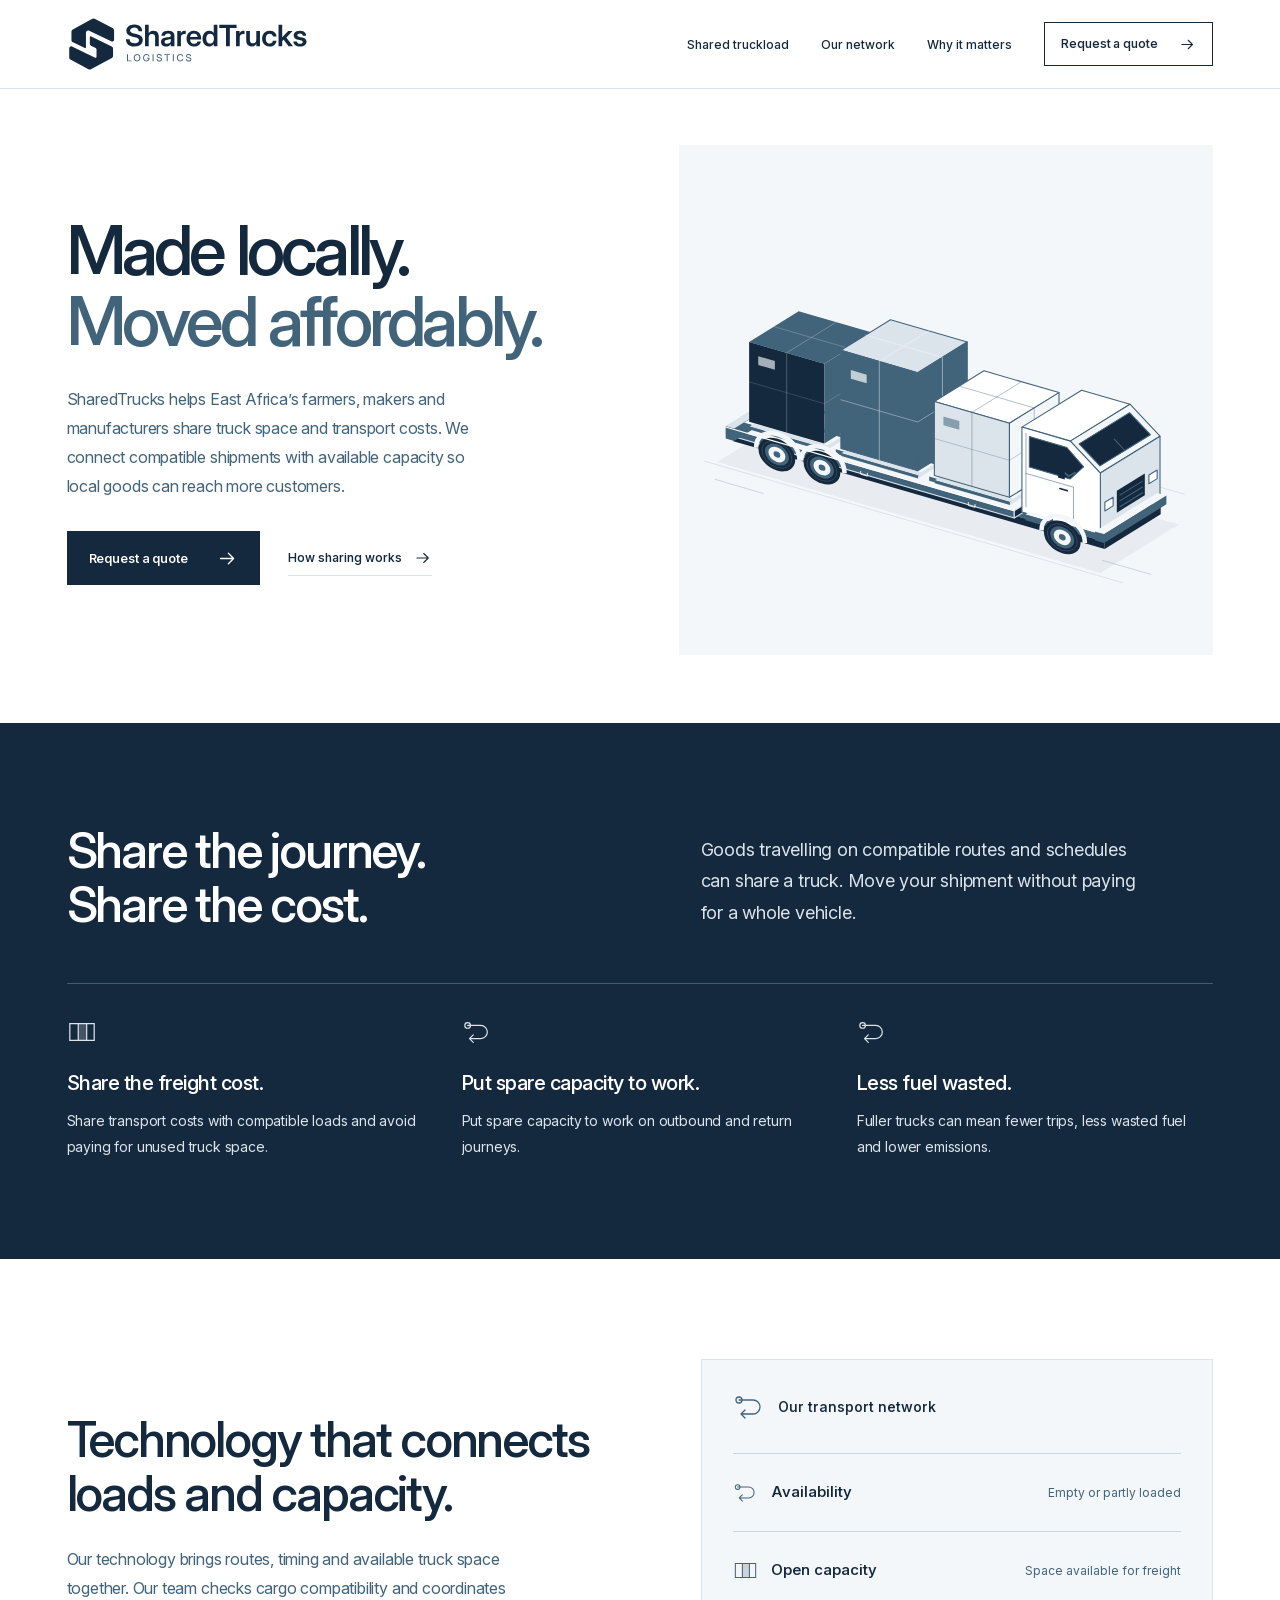
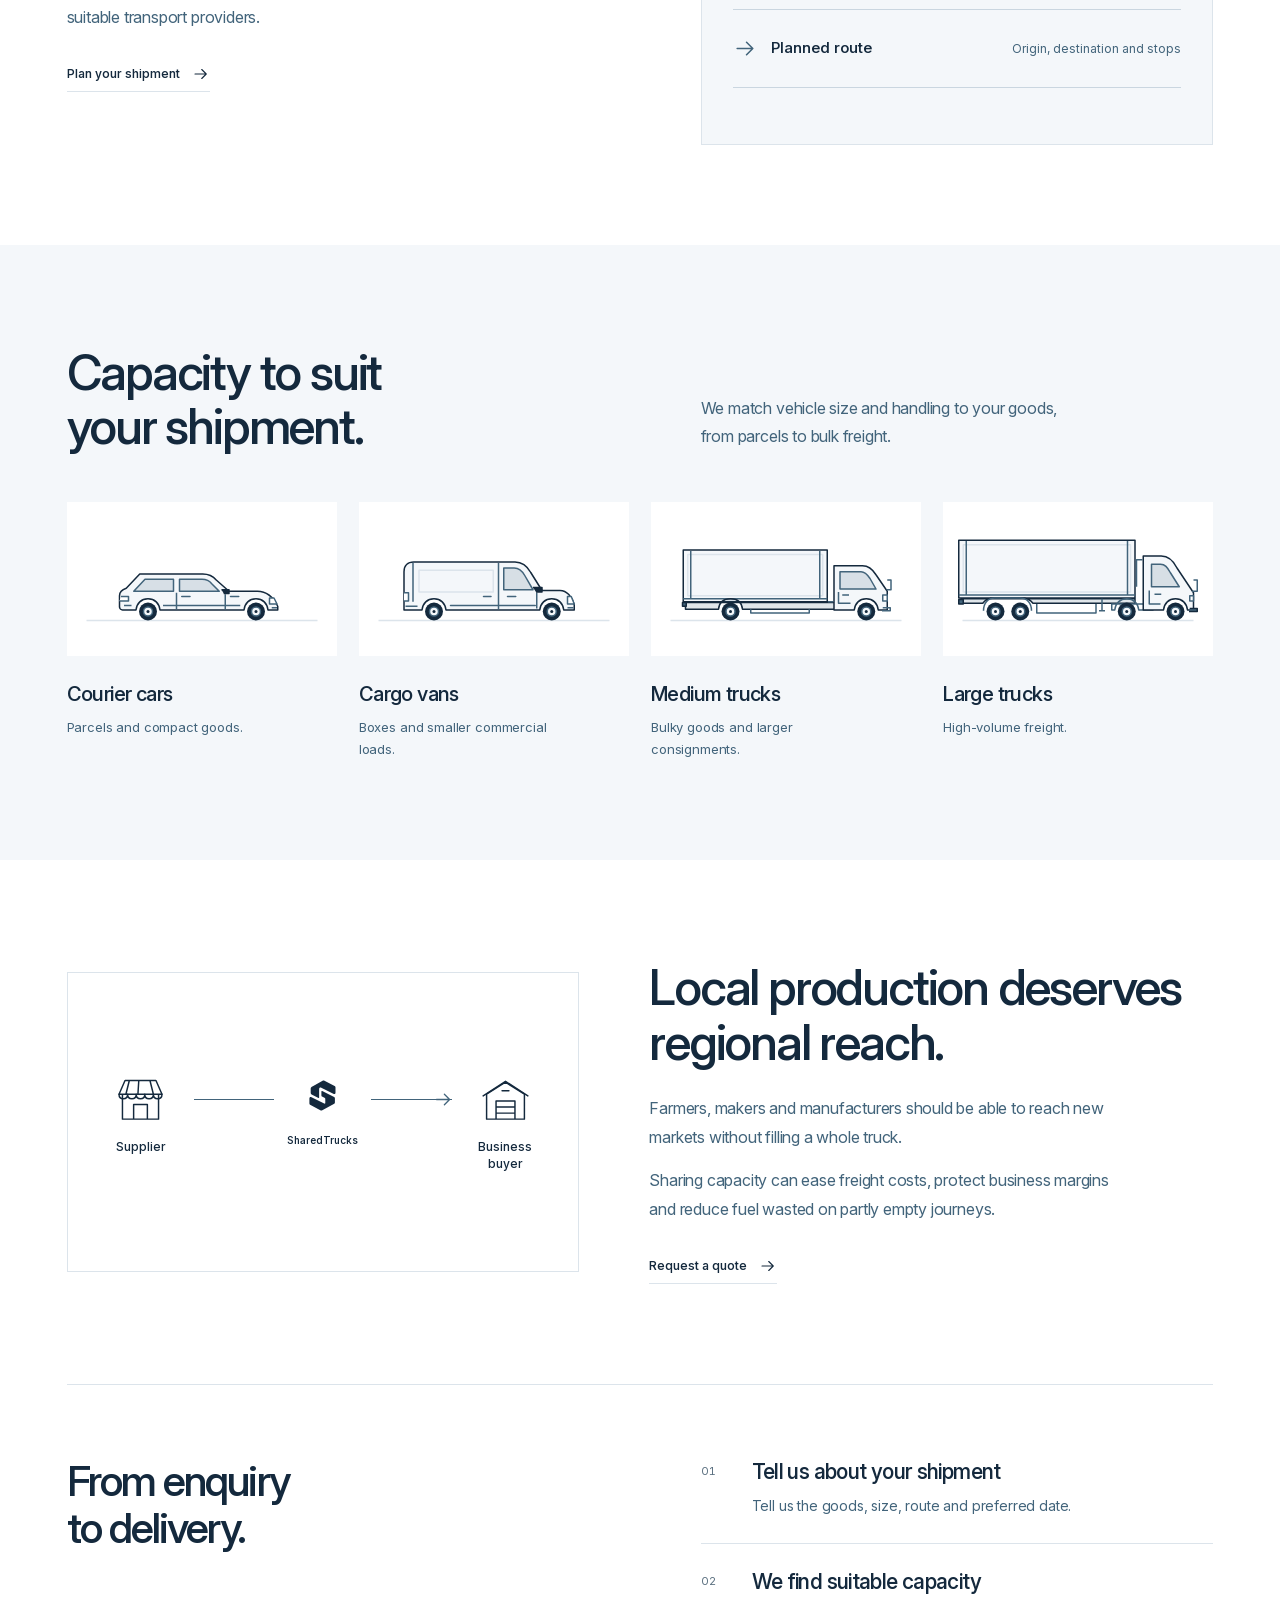
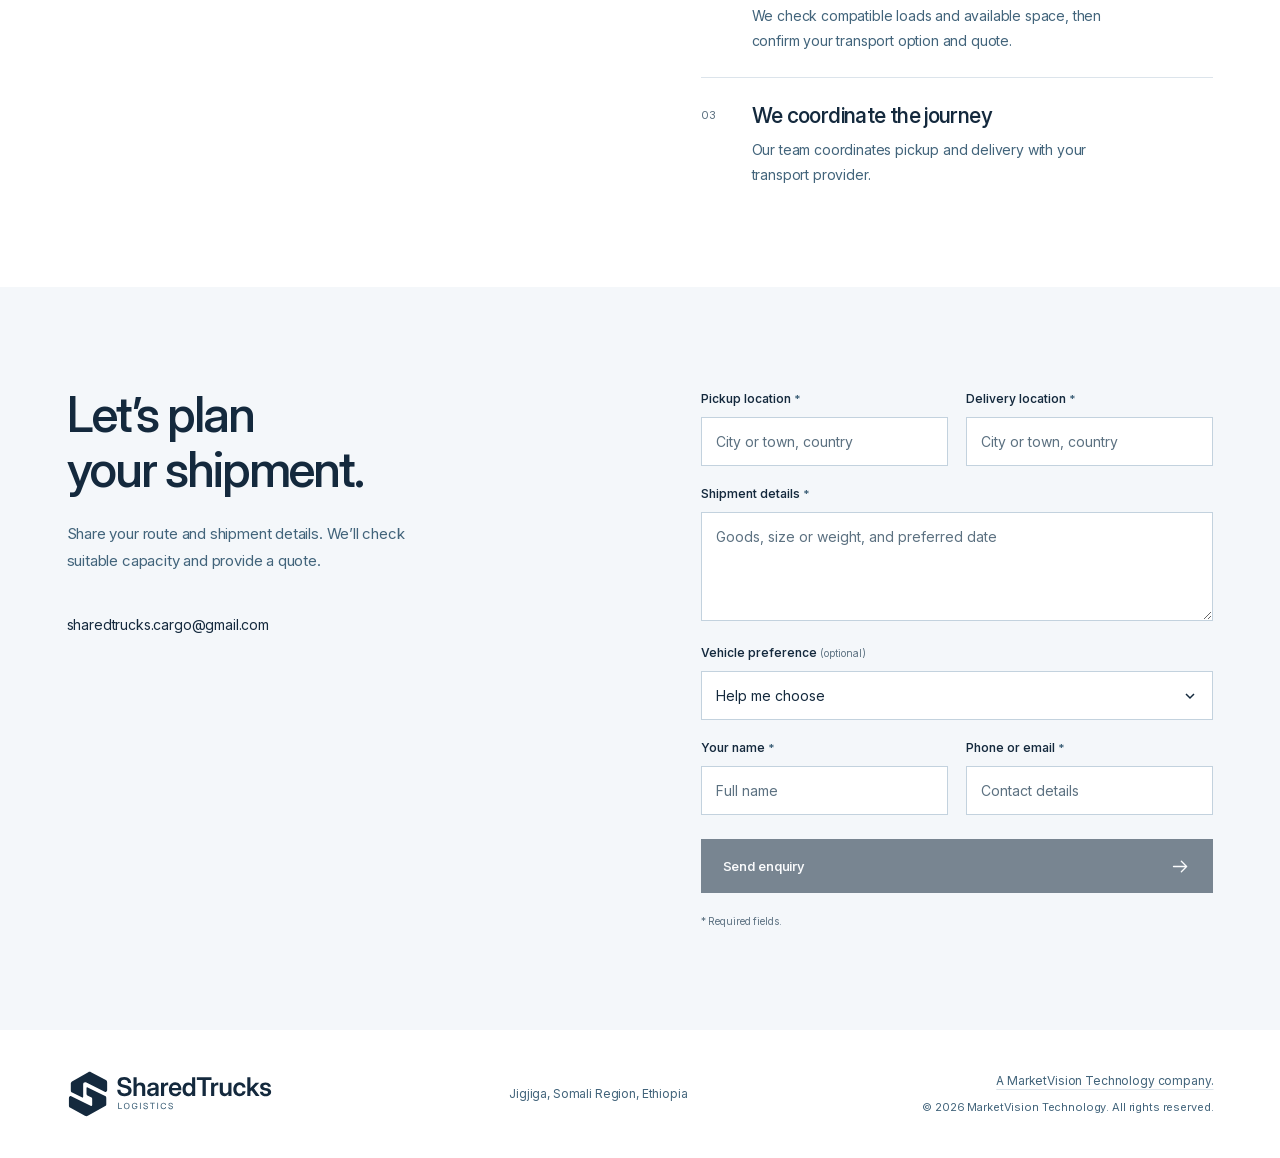
<file: site-template.html>
<!doctype html>
<html lang="en">
<head>
  <meta charset="utf-8">
  <meta name="viewport" content="width=device-width, initial-scale=1">
  <meta name="theme-color" content="#14293d">
  <meta name="description" content="SharedTrucks connects East Africa’s SMEs with transport providers using technology-enabled shared truckload to make local products more affordable to move." data-i18n-content="meta.001">
  <meta name="color-scheme" content="light">
  <meta property="og:type" content="website">
  <meta property="og:title" content="SharedTrucks — Made locally. Moved affordably." data-i18n-content="meta.002">
  <meta property="og:description" content="Shared truckload for East Africa’s makers, growers and manufacturers. More affordable freight, better truck utilization and less wasted fuel." data-i18n-content="meta.003">
  <meta property="og:url" content="https://sharedtrucks.com/">
  <meta property="og:locale" content="en_US">
  <title data-i18n-html="heading.001">SharedTrucks Logistics — Shared truckload across East Africa</title>
  <link rel="canonical" href="https://sharedtrucks.com/">
  <link rel="icon" href="favicon.ico?v=refined-s-v2" sizes="16x16 32x32 48x48">
  <link rel="icon" href="assets/favicon-32.png?v=refined-s-v2" type="image/png" sizes="32x32">
  <link rel="icon" href="assets/favicon-s.svg" type="image/svg+xml" sizes="any">
  <link rel="apple-touch-icon" href="apple-touch-icon.png?v=refined-s-v2" sizes="180x180">
  <link rel="manifest" href="site.webmanifest?v=refined-s-v2">
  <meta name="apple-mobile-web-app-title" content="SharedTrucks">
  <link rel="preload" href="assets/inter-variable.woff2" as="font" type="font/woff2" crossorigin>
  <link rel="preload" href="assets/shared-truck-hero.svg" as="image" fetchpriority="high">
  <link rel="stylesheet" href="styles.css?v=20261028-concise-copy-v1">
  <script src="site-config.js" defer></script>
  <script src="script.js" defer></script>
</head>
<body>
  <a class="skip-link" href="#main" data-i18n-text="copy.001">Skip to content</a>
  <svg class="svg-definitions" xmlns="http://www.w3.org/2000/svg" aria-hidden="true">
    <symbol id="arrow-right" viewbox="0 0 24 24"><path d="M4 12h15m-6-6 6 6-6 6" fill="none" stroke="currentColor" stroke-width="1.5" stroke-linecap="round" stroke-linejoin="round"></path></symbol>
    <symbol id="space-icon" viewbox="0 0 32 32"><path d="M3 7h26v18H3zM12 7v18M21 7v18" fill="none" stroke="currentColor" stroke-width="1.3"></path><path d="M12 7h9v18h-9z" fill="currentColor" opacity=".24"></path></symbol>
    <symbol id="route-icon" viewbox="0 0 32 32"><path d="M6 9h14a7 7 0 0 1 0 14H8m4-4-4 4 4 4" fill="none" stroke="currentColor" stroke-width="1.3" stroke-linecap="round" stroke-linejoin="round"></path><circle cx="6" cy="9" r="3" fill="none" stroke="currentColor" stroke-width="1.3"></circle></symbol>
    <symbol id="team-icon" viewbox="0 0 32 32"><circle cx="12" cy="10" r="4" fill="none" stroke="currentColor" stroke-width="1.3"></circle><path d="M3 26v-3a9 9 0 0 1 18 0v3M22 7a4 4 0 0 1 0 8m3 4a8 8 0 0 1 4 7" fill="none" stroke="currentColor" stroke-width="1.3" stroke-linecap="round"></path></symbol>
  </svg>

  <header class="site-header">
    <div class="container header-inner">
      <a class="brand" href="#top" aria-label="SharedTrucks Logistics home" data-i18n-aria-label="access.001"><img src="assets/logo.svg?v=refined-s-v2" width="329" height="84" alt="SharedTrucks Logistics"></a>
      <button id="nav-toggle" class="nav-toggle" type="button" aria-expanded="false" aria-controls="primary-nav" aria-label="Open navigation" data-i18n-aria-label="nav.open"><span></span><span></span></button>
      <nav id="primary-nav" class="primary-nav" aria-label="Main navigation" data-i18n-aria-label="access.002">
        <a href="#shared-truckload" data-i18n-text="copy.002">Shared truckload</a>
        <a href="#network" data-i18n-text="copy.003">Our network</a>
        <a href="#business-shipping" data-i18n-text="nav.business">Why it matters</a>
        <a class="button button-small button-outline" href="#quote" data-i18n-text="copy.004">Request a quote <svg class="arrow" aria-hidden="true"><use href="#arrow-right"></use></svg></a>
      </nav>
    </div>
  </header>

  <main id="main">
    <section id="top" class="hero" aria-labelledby="hero-title">
      <div class="container hero-grid">
        <div class="hero-copy">
          <h1 id="hero-title" data-i18n-html="heading.hero-title">Made locally.<br><span>Moved affordably.</span></h1>
          <p class="hero-description" data-i18n-text="copy.005">SharedTrucks helps East Africa’s farmers, makers and manufacturers share truck space and transport costs. We connect compatible shipments with available capacity so local goods can reach more customers.</p>
          <div class="hero-actions">
            <a class="button" href="#quote" data-i18n-text="copy.004">Request a quote <svg class="arrow" aria-hidden="true"><use href="#arrow-right"></use></svg></a>
            <a class="text-link" href="#shared-truckload" data-i18n-text="copy.006">How sharing works <svg class="arrow" aria-hidden="true"><use href="#arrow-right"></use></svg></a>
          </div>
        </div>
        <figure class="hero-art">
          <img src="assets/shared-truck-hero.svg" width="640" height="520" alt="Three separate groups of freight sharing the cargo space of a single truck" fetchpriority="high" decoding="async" data-i18n-alt="access.003">
        </figure>
      </div>
    </section>

    <section id="shared-truckload" class="shared-section section" aria-labelledby="shared-title">
      <div class="container">
        <div class="shared-intro">
          <div>
            <h2 id="shared-title" data-i18n-html="heading.shared-title">Share the journey.<br>Share the cost.</h2>
          </div>
          <p class="shared-description" data-i18n-text="copy.007">Goods travelling on compatible routes and schedules can share a truck. Move your shipment without paying for a whole vehicle.</p>
        </div>
        <div class="benefit-grid">
          <article>
            <svg class="benefit-icon" aria-hidden="true"><use href="#space-icon"></use></svg>
            <h3 data-i18n-html="heading.004">Share the freight cost.</h3>
            <p data-i18n-text="copy.008">Share transport costs with compatible loads and avoid paying for unused truck space.</p>
          </article>
          <article>
            <svg class="benefit-icon" aria-hidden="true"><use href="#route-icon"></use></svg>
            <h3 data-i18n-html="heading.005">Put spare capacity to work.</h3>
            <p data-i18n-text="copy.009">Put spare capacity to work on outbound and return journeys.</p>
          </article>
        <article><svg class="benefit-icon" aria-hidden="true"><use href="#route-icon"></use></svg><h3 data-i18n-html="heading.fuel">Less fuel wasted.</h3><p data-i18n-text="copy.fuel">Fuller trucks can mean fewer trips, less wasted fuel and lower emissions.</p></article></div>
      </div>
    </section>

    <section id="network" class="network-section section" aria-labelledby="network-title">
      <div class="container network-grid">
        <div class="network-copy">
          <h2 id="network-title" data-i18n-html="heading.network-title">Technology that connects<br>loads and capacity.</h2>
          <p data-i18n-text="copy.010">Our technology brings routes, timing and available truck space together. Our team checks cargo compatibility and coordinates suitable transport providers.</p>
          <a class="text-link" href="#quote" data-i18n-text="copy.012">Plan your shipment <svg class="arrow" aria-hidden="true"><use href="#arrow-right"></use></svg></a>
        </div>
        <figure class="capacity-panel" aria-labelledby="capacity-title">
          <div class="capacity-panel-head"><svg viewbox="0 0 32 32" aria-hidden="true"><use href="#route-icon"></use></svg><span id="capacity-title" data-i18n-text="copy.013">Our transport network</span></div>
          <dl class="capacity-fields">
            <div><dt><svg aria-hidden="true" data-i18n-tail="copy.014"><use href="#route-icon"></use></svg>Availability</dt><dd data-i18n-text="copy.015">Empty or partly loaded</dd></div>
            <div><dt><svg aria-hidden="true" data-i18n-tail="copy.016"><use href="#space-icon"></use></svg>Open capacity</dt><dd data-i18n-text="copy.017">Space available for freight</dd></div>
            <div><dt><svg aria-hidden="true" data-i18n-tail="copy.018"><use href="#arrow-right"></use></svg>Planned route</dt><dd data-i18n-text="copy.019">Origin, destination and stops</dd></div>
          </dl>
        </figure>
      </div>
    </section>

    <section id="vehicles" class="vehicles-section section" aria-labelledby="vehicles-title">
      <div class="container">
        <div class="section-intro">
          <div>
            <h2 id="vehicles-title" data-i18n-html="heading.vehicles-title">Capacity to suit<br>your shipment.</h2>
          </div>
          <p data-i18n-text="copy.021">We match vehicle size and handling to your goods, from parcels to bulk freight.</p>
        </div>
        <div class="vehicle-grid">
          <article class="vehicle">
            <div class="vehicle-image"><img src="assets/vehicle-car.svg" width="360" height="180" alt="Side-profile illustration of a courier car" loading="lazy" decoding="async" data-i18n-alt="access.005"></div>
            <h3 data-i18n-html="heading.008">Courier cars</h3><p data-i18n-text="copy.022">Parcels and compact goods.</p>
          </article>
          <article class="vehicle">
            <div class="vehicle-image"><img src="assets/vehicle-van.svg" width="360" height="180" alt="Side-profile illustration of a cargo van" loading="lazy" decoding="async" data-i18n-alt="access.006"></div>
            <h3 data-i18n-html="heading.009">Cargo vans</h3><p data-i18n-text="copy.023">Boxes and smaller commercial loads.</p>
          </article>
          <article class="vehicle">
            <div class="vehicle-image"><img src="assets/vehicle-medium.svg" width="360" height="180" alt="Side-profile illustration of a medium box truck" loading="lazy" decoding="async" data-i18n-alt="access.007"></div>
            <h3 data-i18n-html="heading.010">Medium trucks</h3><p data-i18n-text="copy.024">Bulky goods and larger consignments.</p>
          </article>
          <article class="vehicle">
            <div class="vehicle-image"><img src="assets/vehicle-large.svg" width="360" height="180" alt="Side-profile illustration of a large freight truck" loading="lazy" decoding="async" data-i18n-alt="access.008"></div>
            <h3 data-i18n-html="heading.011">Large trucks</h3><p data-i18n-text="copy.025">High-volume freight.</p>
          </article>
        </div>
      </div>
    </section>

    <section id="business-shipping" class="commerce-section section" aria-labelledby="commerce-title">
      <div class="container commerce-grid">
        <div class="commerce-visual">
          <div class="trade-route" aria-label="SharedTrucks coordinates transport between the supplier and business buyer" data-i18n-aria-label="access.009">
            <div class="trade-party"><svg viewbox="0 0 64 64" aria-hidden="true"><path d="M11 27h42v29H11zM7 27l7-16h36l7 16M7 27h50M24 56V39h16v17M19 11l-4 16m15-16-1 16m14-16 4 16"></path><path d="M7 27c0 7 10 7 10 0 0 7 10 7 10 0 0 7 10 7 10 0 0 7 10 7 10 0 0 7 10 7 10 0"></path></svg><span data-i18n-text="copy.026">Supplier</span></div>
            <div class="trade-connection"><span class="trade-line" aria-hidden="true"></span><div class="trade-carrier"><img src="assets/logo-mark.svg" width="272" height="308" alt="" loading="lazy"><span>SharedTrucks</span></div><svg class="arrow" aria-hidden="true"><use href="#arrow-right"></use></svg></div>
            <div class="trade-party"><svg viewbox="0 0 64 64" aria-hidden="true"><path d="M10 56V27l22-14 22 14v29H10ZM21 56V35h22v21M21 42h22m-22 7h22M28 23h8"></path><path d="M6 29 32 12l26 17"></path></svg><span data-i18n-text="copy.027">Business buyer</span></div>
          </div>
        </div>
        <div class="commerce-copy">
          <h2 id="commerce-title" data-i18n-html="heading.commerce-title">Local production deserves<br>regional reach.</h2>
          <p data-i18n-text="copy.028">Farmers, makers and manufacturers should be able to reach new markets without filling a whole truck.</p>
          <p data-i18n-text="copy.029">Sharing capacity can ease freight costs, protect business margins and reduce fuel wasted on partly empty journeys.</p>
          <a class="text-link" href="#quote" data-i18n-text="copy.030">Request a quote <svg class="arrow" aria-hidden="true"><use href="#arrow-right"></use></svg></a>
        </div>
      </div>
    </section>

    <section id="how-it-works" class="process-section" aria-labelledby="process-title">
      <div class="container process-layout">
        <div class="process-intro">
          <h2 id="process-title" data-i18n-html="heading.process-title">From enquiry<br>to delivery.</h2>
        </div>
        <ol class="process-list">
          <li><span class="step-number" aria-hidden="true">01</span><div><h3 data-i18n-html="heading.014">Tell us about your shipment</h3><p data-i18n-text="copy.031">Tell us the goods, size, route and preferred date.</p></div></li>
          <li><span class="step-number" aria-hidden="true">02</span><div><h3 data-i18n-html="heading.015">We find suitable capacity</h3><p data-i18n-text="copy.032">We check compatible loads and available space, then confirm your transport option and quote.</p></div></li>
          <li><span class="step-number" aria-hidden="true">03</span><div><h3 data-i18n-html="heading.016">We coordinate the journey</h3><p data-i18n-text="copy.033">Our team coordinates pickup and delivery with your transport provider.</p></div></li>
        </ol>
      </div>
    </section>

    <section id="quote" class="quote-section section" aria-labelledby="quote-title">
      <div class="container quote-grid">
        <div class="quote-copy">
          <h2 id="quote-title" data-i18n-html="heading.quote-title">Let’s plan<br>your shipment.</h2>
          <p data-i18n-text="copy.034">Share your route and shipment details. We’ll check suitable capacity and provide a quote.</p>
          <div class="quote-contact"><p>sharedtrucks.cargo@gmail.com</p></div>
        </div>
        <div class="quote-form-wrap">
          <form id="quote-form">
            <input id="botcheck" class="form-honeypot" name="botcheck" type="checkbox" tabindex="-1" autocomplete="off" aria-hidden="true">
            <div class="form-row">
              <div class="field">
                <label for="pickup" data-i18n-text="copy.036">Pickup location <span class="required" aria-hidden="true">*</span></label>
                <input id="pickup" name="pickup" type="text" placeholder="City or town, country" autocomplete="off" maxlength="120" required data-i18n-placeholder="access.011">
              </div>
              <div class="field">
                <label for="destination" data-i18n-text="copy.037">Delivery location <span class="required" aria-hidden="true">*</span></label>
                <input id="destination" name="destination" type="text" placeholder="City or town, country" autocomplete="off" maxlength="120" required data-i18n-placeholder="access.011">
              </div>
            </div>
            <div class="field">
              <label for="details" data-i18n-text="copy.038">Shipment details <span class="required" aria-hidden="true">*</span></label>
              <textarea id="details" name="details" rows="3" placeholder="Goods, size or weight, and preferred date" maxlength="2500" required data-i18n-placeholder="access.012"></textarea>
            </div>
            <div class="field">
              <label for="vehicle" data-i18n-text="copy.039">Vehicle preference <span class="optional" data-i18n-text="copy.040">(optional)</span></label>
              <select id="vehicle" name="vehicle">
                <option value="Help me choose" data-i18n-text="copy.041">Help me choose</option>
                <option value="Courier car" data-i18n-text="copy.042">Courier car</option>
                <option value="Cargo van" data-i18n-text="copy.043">Cargo van</option>
                <option value="Medium truck" data-i18n-text="copy.044">Medium truck</option>
                <option value="Large truck" data-i18n-text="copy.045">Large truck</option>
              </select>
            </div>
            <div class="form-row">
              <div class="field">
                <label for="name" data-i18n-text="copy.046">Your name <span class="required" aria-hidden="true">*</span></label>
                <input id="name" name="name" type="text" placeholder="Full name" autocomplete="name" maxlength="120" required data-i18n-placeholder="access.013">
              </div>
              <div class="field">
                <label for="contact" data-i18n-text="copy.047">Phone or email <span class="required" aria-hidden="true">*</span></label>
                <input id="contact" name="contact" type="text" placeholder="Contact details" autocomplete="email" maxlength="180" required data-i18n-placeholder="access.014">
              </div>
            </div>
            <button id="quote-submit" class="button submit-button" type="submit" disabled><span id="quote-submit-label" data-submit-label data-i18n-text="form.send">Send enquiry</span><svg class="arrow" aria-hidden="true"><use href="#arrow-right"></use></svg></button>
            <p class="field-key" data-i18n-text="copy.048">* Required fields.</p>
            <p id="form-status" class="form-status" role="status" aria-live="polite" tabindex="-1"></p>
            <noscript><p class="form-note" data-i18n-text="copy.049">Enable JavaScript to send your enquiry using this form.</p></noscript>
          </form>
        </div>
      </div>
    </section>
  </main>

  <footer class="site-footer">
    <div class="container footer-inner">
      <a class="brand footer-brand" href="#top" aria-label="SharedTrucks Logistics home" data-i18n-aria-label="access.001"><img src="assets/logo.svg?v=refined-s-v2" width="329" height="84" alt="SharedTrucks Logistics"></a>
      <div class="footer-office"><p data-i18n-text="copy.051">Jigjiga, Somali Region, Ethiopia</p></div>
      <div class="footer-legal"><p class="ownership"><a href="https://marketvisiontech.com/" data-i18n-text="footer.ownership">A MarketVision Technology company.</a></p><p class="copyright">© <span id="copyright-year">2026</span> MarketVision Technology. <span data-i18n-text="footer.rights">All rights reserved.</span></p></div>
    </div>
  </footer>
</body>
</html>
</file>
<file: styles.css>
@font-face {
  font-family: Inter;
  src: url("assets/inter-variable.woff2") format("woff2");
  font-weight: 100 900;
  font-style: normal;
  font-display: swap;
}

:root {
  --navy: #14293d;
  --slate: #42647b;
  --muted: #5c7181;
  --paper: #f4f7fa;
  --line: #dce4eb;
  --white: #fff;
  --content: 1312px;
  --gutter: clamp(24px, 5.2vw, 80px);
  color: var(--navy);
  background: var(--white);
  font-family: Inter, Arial, sans-serif;
  font-synthesis: none;
  font-feature-settings: "liga" 1, "calt" 1;
  text-rendering: optimizeLegibility;
  -webkit-font-smoothing: antialiased;
}

*, *::before, *::after { box-sizing: border-box; }
html { scroll-behavior: smooth; scroll-padding-top: 108px; }
body { margin: 0; }
button, input, textarea, select { font: inherit; }
button, a, input, textarea, select { -webkit-tap-highlight-color: transparent; }
button, a { touch-action: manipulation; }
button { cursor: pointer; }
a { color: inherit; text-decoration: none; }
img { display: block; max-width: 100%; height: auto; }
figure, p, h1, h2, h3 { margin: 0; }
p { color: var(--slate); font-size: 16px; line-height: 1.75; letter-spacing: -.012em; }
h1, h2, h3 { font-weight: 530; text-wrap: balance; }
h1 { font-size: clamp(52px, 5.35vw, 80px); line-height: 1.04; letter-spacing: -.055em; }
h2 { font-size: clamp(36px, 3.85vw, 56px); line-height: 1.1; letter-spacing: -.045em; }
h3 { font-size: 21px; line-height: 1.3; letter-spacing: -.03em; }
[hidden] { display: none !important; }
:focus-visible { outline: 3px solid var(--slate); outline-offset: 5px; }
::selection { background: var(--line); color: var(--navy); }
.container { width: min(calc(100% - var(--gutter) * 2), var(--content)); margin-inline: auto; }
.section { padding-block: 100px; }
.eyebrow { display: flex; align-items: center; gap: 10px; font-size: 10px; line-height: 1.6; font-weight: 600; letter-spacing: .12em; text-transform: uppercase; margin-bottom: 25px; }
.label-square { display: block; width: 5px; height: 5px; flex-shrink: 0; background: var(--slate); }
.svg-definitions { position: absolute; width: 0; height: 0; overflow: hidden; }
.arrow { width: 21px; height: 21px; flex-shrink: 0; }
.button { display: inline-flex; justify-content: space-between; align-items: center; gap: 29px; min-height: 54px; padding: 15px 21px; border: 1px solid var(--navy); border-radius: 0; background: var(--navy); color: var(--white); font-size: 13px; line-height: 1.5; font-weight: 550; letter-spacing: -.01em; transition: background .18s, border-color .18s, color .18s; }
.button:hover { background: var(--slate); border-color: var(--slate); }
.button:disabled { opacity: .55; cursor: wait; }
.button-small { min-height: 44px; padding: 10px 16px; gap: 22px; font-size: 12px; }
.button-small .arrow { width: 17px; height: 17px; }
.button-outline { background: transparent; color: var(--navy); }
.button-outline:hover { background: var(--navy); color: var(--white); border-color: var(--navy); }
.text-link { display: inline-flex; align-items: center; gap: 12px; padding: 8px 0; border-bottom: 1px solid var(--line); font-size: 12px; line-height: 1.5; font-weight: 550; white-space: nowrap; }
.text-link .arrow { width: 18px; height: 18px; transition: transform .18s; }
.text-link:hover { border-color: var(--navy); }
.text-link:hover .arrow { transform: translateX(3px); }
.skip-link { position: fixed; top: 12px; left: 20px; transform: translateY(-180%); z-index: 100; padding: 12px 20px; background: var(--navy); color: var(--white); }
.skip-link:focus { transform: translateY(0); }

.site-header { position: sticky; top: 0; z-index: 20; background: var(--white); border-bottom: 1px solid var(--line); }
.header-inner { min-height: 88px; display: flex; align-items: center; justify-content: space-between; gap: 28px; }
.brand { display: block; flex-shrink: 0; width: 244px; }
.brand img { width: 100%; height: auto; }
.primary-nav { display: flex; align-items: center; gap: 32px; }
.primary-nav > a:not(.button) { font-size: 12px; font-weight: 500; padding-block: 12px; transition: color .18s; }
.primary-nav > a:not(.button):hover { color: var(--slate); }
.nav-toggle { display: none; }

.hero { padding-block: 56px 68px; overflow: hidden; }
.hero-grid { display: grid; grid-template-columns: 1.11fr 1fr; gap: 20px; align-items: center; min-height: 510px; }
.hero-copy { position: relative; z-index: 1; padding-block: 24px; }
.hero .eyebrow { margin-bottom: 28px; }
.hero h1 { white-space: nowrap; }
.hero h1 span { color: var(--slate); }
.hero-description { max-width: 435px; font-size: 16px; line-height: 1.8; margin-top: 28px; }
.hero-actions { display: flex; align-items: center; flex-wrap: wrap; gap: 20px 28px; margin-top: 31px; }
.hero-art { position: relative; align-self: stretch; display: flex; flex-direction: column; justify-content: center; min-width: 0; background: var(--paper); }
.hero-art > img { width: 100%; flex: 1; object-fit: contain; min-height: 0; }
.hero-art figcaption { display: flex; align-items: center; justify-content: center; gap: 11px; color: var(--slate); font-size: 10px; line-height: 1.5; padding: 12px 20px 25px; }
.load-key { display: inline-flex; gap: 3px; }
.load-key i { width: 7px; height: 7px; background: var(--navy); }
.load-key i:nth-child(2) { background: var(--slate); }
.load-key i:nth-child(3) { background: var(--line); border: 1px solid var(--muted); }

.shared-section { background: var(--navy); color: var(--white); }
.shared-intro { display: grid; grid-template-columns: 1.1fr 1fr; gap: 70px; align-items: end; }
.shared-section .eyebrow { color: var(--line); }
.shared-section .label-square { background: var(--line); }
.shared-description { color: var(--line); max-width: 455px; font-size: 18px; line-height: 1.75; padding-bottom: 3px; }
.benefit-grid { display: grid; grid-template-columns: repeat(2, minmax(0,1fr)); gap: 70px; margin-top: 52px; border-top: 1px solid rgba(220,228,235,.25); padding-top: 33px; }
.benefit-icon { display: block; width: 30px; height: 30px; color: var(--line); margin-bottom: 23px; }
.benefit-grid h3 { font-size: 22px; letter-spacing: -.025em; }
.benefit-grid p { color: var(--line); font-size: 14px; line-height: 1.8; margin-top: 12px; max-width: 480px; }

.network-grid, .commerce-grid { display: grid; grid-template-columns: 1.1fr 1fr; align-items: center; gap: 70px; }
.network-copy, .commerce-copy { min-width: 0; }
.network-copy > p, .commerce-copy > p { max-width: 470px; margin-top: 25px; font-size: 16px; line-height: 1.8; }
.network-copy > p + p, .commerce-copy > p + p { margin-top: 15px; }
.network-copy .text-link, .commerce-copy .text-link { margin-top: 25px; }
.capacity-panel { min-width: 0; padding: 31px; border: 1px solid var(--line); background: var(--paper); }
.capacity-panel-head { display: flex; align-items: center; gap: 13px; }
.capacity-panel-head img { width: 183px; height: auto; }
.capacity-panel-head > span { color: var(--muted); font-size: 10px; line-height: 1.5; text-align: right; }
.capacity-fields { margin: 30px 0 25px; border-top: 1px solid #cad6e0; }
.capacity-fields > div { display: grid; grid-template-columns: minmax(0,1fr) minmax(0,1fr); align-items: center; gap: 18px; padding-block: 26px; border-bottom: 1px solid #cad6e0; }
.capacity-fields dt { display: flex; align-items: center; gap: 13px; font-size: 15px; line-height: 1.5; font-weight: 550; }
.capacity-fields dt svg { width: 25px; height: 25px; color: var(--slate); flex-shrink: 0; }
.capacity-fields dd { margin: 0; color: var(--slate); font-size: 12px; line-height: 1.6; text-align: right; }
.capacity-panel figcaption { display: flex; align-items: center; gap: 13px; color: var(--slate); font-size: 11px; line-height: 1.6; }
.capacity-panel figcaption img { width: 21px; height: auto; }
.vehicles-section { background: var(--paper); }
.vehicles-section .vehicle-image { background: var(--white); }
.commerce-grid { grid-template-columns: 1fr 1.1fr; }
.commerce-visual { min-width: 0; min-height: 370px; display: flex; flex-direction: column; justify-content: center; padding: 40px 30px; border: 1px solid var(--line); background: var(--white); }
.trade-route { display: grid; grid-template-columns: 86px minmax(0,1fr) 86px; align-items: start; gap: 10px; margin-top: 45px; }
.trade-party { display: flex; flex-direction: column; align-items: center; gap: 13px; }
.trade-party svg { width: 55px; height: 55px; fill: none; stroke: var(--navy); stroke-width: 1.7; stroke-linecap: round; stroke-linejoin: round; }
.trade-party > span { font-size: 12px; line-height: 1.4; text-align: center; font-weight: 500; }
.trade-connection { position: relative; display: flex; align-items: flex-start; justify-content: center; height: 84px; }
.trade-line { position: absolute; left: 0; right: 0; top: 28px; height: 1px; background: var(--slate); }
.trade-carrier { position: relative; z-index: 1; display: flex; flex-direction: column; align-items: center; padding: 9px 13px 0; background: var(--white); }
.trade-carrier img { width: 27px; height: auto; }
.trade-carrier > span { margin-top: 22px; font-size: 10px; line-height: 1.4; font-weight: 550; }
.trade-connection > .arrow { position: absolute; top: 18px; right: -2px; width: 21px; height: 21px; color: var(--slate); }

.section-intro { display: grid; grid-template-columns: 1.1fr 1fr; gap: 70px; align-items: end; }
.section-intro > p { max-width: 360px; font-size: 16px; padding-bottom: 3px; }
.vehicle-grid { display: grid; grid-template-columns: repeat(4,minmax(0,1fr)); gap: 22px; margin-top: 49px; }
.vehicle { min-width: 0; }
.vehicle-image { background: var(--paper); margin-bottom: 25px; padding-block: 12px 7px; }
.vehicle-image img { width: 100%; height: auto; }
.vehicle h3 { font-size: 20px; }
.vehicle p { margin-top: 9px; font-size: 13px; line-height: 1.7; max-width: 220px; }

.process-section { padding-bottom: 100px; }
.process-layout { display: grid; grid-template-columns: 1.1fr 1fr; gap: 70px; border-top: 1px solid var(--line); padding-top: 73px; }
.process-intro h2 { font-size: clamp(34px,3.3vw,48px); }
.process-list { margin: 0; padding: 0; list-style: none; }
.process-list li { display: flex; align-items: flex-start; gap: 27px; padding-block: 24px; border-top: 1px solid var(--line); }
.process-list li:first-child { border-top: 0; padding-top: 0; }
.process-list li:last-child { padding-bottom: 0; }
.step-number { min-width: 24px; padding-top: 5px; color: var(--muted); font-size: 11px; line-height: 1.5; font-variant-numeric: tabular-nums; }
.process-list h3 { font-size: 21px; }
.process-list p { margin-top: 9px; font-size: 14px; line-height: 1.75; max-width: 380px; }

.quote-section { background: var(--paper); }
.quote-grid { display: grid; grid-template-columns: 1.1fr 1fr; gap: 70px; }
.quote-copy > p:not(.eyebrow) { max-width: 340px; margin-top: 24px; font-size: 15px; line-height: 1.8; }
.quote-contact { margin-top: 40px; }
.quote-contact > span { display: block; color: var(--muted); text-transform: uppercase; letter-spacing: .11em; font-size: 9px; margin-bottom: 10px; }
.quote-contact p { color: var(--navy); font-size: 14px; line-height: 1.6; overflow-wrap: anywhere; }
.quote-form-wrap { min-width: 0; padding-top: 3px; }
#quote-form { display: grid; gap: 19px; }
.form-honeypot { display: none !important; }
.form-row { display: grid; grid-template-columns: minmax(0,1fr) minmax(0,1fr); gap: 18px; }
.field { min-width: 0; }
.field label { display: block; margin-bottom: 9px; font-size: 12px; font-weight: 550; line-height: 1.5; }
.optional { color: var(--muted); font-weight: 400; font-size: 10px; }
.required { color: var(--slate); font-size: 11px; }
input, textarea, select { width: 100%; min-width: 0; border: 1px solid #c3d2de; border-radius: 0; background: var(--white); color: var(--navy); font-size: 14px; line-height: 1.5; padding: 13px 14px; transition: border-color .18s; }
input, select { min-height: 49px; }
textarea { min-height: 109px; resize: vertical; }
input::placeholder, textarea::placeholder { color: var(--muted); opacity: 1; }
input:hover, textarea:hover, select:hover { border-color: var(--slate); }
input:focus, textarea:focus, select:focus { outline: 2px solid var(--slate); outline-offset: 2px; border-color: var(--slate); }
input:disabled, textarea:disabled, select:disabled { background: var(--paper); cursor: wait; }
select { appearance: none; background-image: url("data:image/svg+xml,%3Csvg xmlns='http://www.w3.org/2000/svg' width='16' height='16' viewBox='0 0 16 16'%3E%3Cpath d='m4 6 4 4 4-4' stroke='%2314293d' fill='none' stroke-width='1.5'/%3E%3C/svg%3E"); background-repeat: no-repeat; background-position: right 14px center; padding-right: 40px; cursor: pointer; }
.submit-button { width: 100%; margin-top: 5px; }
.form-note, .field-key { font-size: 10px; line-height: 1.8; }
.field-key { color: var(--muted); }
.form-status { font-size: 13px; line-height: 1.7; padding: 13px 15px; border-left: 2px solid var(--slate); background: var(--white); }
.form-status:empty { display: none; }
.form-status[data-state="error"] { color: #9a2b24; border-color: #9a2b24; }

.site-footer { padding-block: 37px; }
.footer-inner { display: flex; justify-content: space-between; align-items: center; gap: 35px; }
.footer-brand { width: 208px; }
.footer-label { display: block; margin-bottom: 6px; font-size: 9px; letter-spacing: .1em; text-transform: uppercase; color: var(--muted); }
.footer-office p { font-size: 12px; line-height: 1.6; }
.copyright { font-size: 10px; line-height: 1.6; text-align: right; }

@media (min-width: 1600px) {
  .hero-grid { gap: 36px; }
  .hero { padding-block: 70px 80px; }
}
@media (max-width: 1150px) {
  :root { --gutter: 36px; }
  .brand { width: 228px; }
  .primary-nav { gap: 24px; }
  .hero-grid { min-height: 455px; }
  h1 { font-size: clamp(48px,5.25vw,62px); }
  .hero-description { max-width: 390px; font-size: 15px; }
  .hero-actions { gap: 16px; }
  .hero-actions .button { padding-inline: 17px; gap: 20px; }
  .shared-intro, .section-intro, .process-layout, .quote-grid, .network-grid, .commerce-grid { gap: 45px; }
  .benefit-grid { gap: 32px; }
  .benefit-grid h3 { font-size: 18px; }
  .vehicle-grid { gap: 18px; }
  .vehicle h3 { font-size: 18px; }
  .capacity-panel { padding: 26px; }
  .capacity-panel-head img { width: 166px; }
  .capacity-panel-head > span { font-size: 9px; }
  .commerce-visual { padding-inline: 24px; }
}
@media (max-width: 900px) {
  html { scroll-padding-top: 94px; }
  .header-inner { min-height: 80px; }
  .brand { width: 216px; }
  .nav-toggle { display: flex; flex-direction: column; justify-content: center; gap: 6px; width: 44px; height: 44px; padding: 11px; border: 1px solid var(--line); border-radius: 0; background: var(--white); }
  .nav-toggle span { width: 20px; height: 1px; background: var(--navy); transition: transform .2s; }
  .nav-toggle[aria-expanded="true"] span:first-child { transform: translateY(3.5px) rotate(45deg); }
  .nav-toggle[aria-expanded="true"] span:last-child { transform: translateY(-3.5px) rotate(-45deg); }
  .primary-nav { display: none; position: absolute; top: 80px; left: 0; right: 0; padding: 16px var(--gutter) 25px; background: var(--white); border-bottom: 1px solid var(--line); flex-direction: column; align-items: stretch; gap: 5px; }
  .primary-nav.is-open { display: flex; }
  .primary-nav > a:not(.button) { padding-block: 13px; font-size: 15px; }
  .primary-nav .button { margin-top: 8px; }
  .hero { padding-block: 44px 55px; }
  .hero-grid { min-height: 405px; grid-template-columns: 1.15fr 1fr; gap: 20px; }
  .hero-copy { padding-block: 10px; }
  h1 { font-size: clamp(39px,5.1vw,48px); }
  .hero .eyebrow { font-size: 9px; letter-spacing: .08em; margin-bottom: 22px; }
  .hero-description { font-size: 14px; line-height: 1.75; margin-top: 23px; max-width: 340px; }
  .hero-actions { gap: 12px; flex-direction: column; align-items: flex-start; margin-top: 24px; }
  .hero-art figcaption { flex-wrap: wrap; text-align: center; font-size: 9px; gap: 7px; padding-inline: 12px; }
  .section { padding-block: 76px; }
  .eyebrow { margin-bottom: 21px; }
  .shared-intro, .section-intro { gap: 32px; }
  h2 { font-size: 36px; }
  .shared-description { font-size: 16px; }
  .benefit-grid { gap: 26px; margin-top: 43px; padding-top: 28px; }
  .benefit-icon { margin-bottom: 19px; }
  .benefit-grid h3 { font-size: 17px; }
  .benefit-grid p { font-size: 13px; }
  .section-intro > p { font-size: 14px; }
  .vehicle-grid { grid-template-columns: repeat(2,minmax(0,1fr)); gap: 35px 24px; }
  .vehicle-image { padding-block: 7px 0; margin-bottom: 19px; }
  .vehicle h3 { font-size: 20px; }
  .vehicle p { max-width: none; font-size: 14px; }
  .process-section { padding-bottom: 76px; }
  .process-layout { padding-top: 58px; gap: 38px; grid-template-columns: .9fr 1.1fr; }
  .process-intro h2 { font-size: 34px; }
  .process-list li { gap: 17px; padding-block: 22px; }
  .process-list h3 { font-size: 18px; }
  .process-list p { font-size: 13px; }
  .quote-grid { grid-template-columns: .9fr 1.1fr; gap: 38px; }
  .quote-copy h2 { font-size: 36px; }
  .quote-copy > p:not(.eyebrow) { font-size: 14px; }
  .quote-contact p { font-size: 12px; }
  .form-row { gap: 12px; }
  input, textarea, select { font-size: 16px; padding-inline: 12px; }
  .field label { font-size: 11px; }
  .footer-inner { gap: 24px; }
  .footer-brand { width: 185px; }
  .network-grid, .commerce-grid { gap: 32px; grid-template-columns: minmax(0,1fr) minmax(0,1fr); }
  .network-copy > p, .commerce-copy > p { font-size: 14px; }
  .capacity-panel { padding: 22px; }
  .capacity-panel-head { flex-direction: column; align-items: flex-start; gap: 12px; }
  .capacity-fields { margin-top: 22px; }
  .capacity-fields > div { grid-template-columns: 1fr; gap: 7px; padding-block: 20px; }
  .capacity-fields dd { margin-left: 38px; text-align: left; }
  .commerce-visual { padding: 30px 20px; min-height: 340px; }
  .commerce-brand { width: 230px; height: 73px; }
  .trade-route { grid-template-columns: 70px minmax(0,1fr) 70px; gap: 5px; margin-top: 39px; }
  .trade-party svg { width: 47px; height: 55px; }
  .trade-party > span { font-size: 11px; }
  .trade-carrier { padding-inline: 8px; }
  .trade-carrier > span { font-size: 9px; }
}
@media (max-width: 650px) {
  :root { --gutter: 24px; }
  .hero { padding-block: 37px 42px; }
  .hero-grid { grid-template-columns: 1fr; gap: 35px; }
  .hero-copy { padding-block: 6px 0; }
  h1 { font-size: clamp(39px,7.75vw,52px); line-height: 1.06; letter-spacing: -.055em; }
  .hero .eyebrow { font-size: 9px; margin-bottom: 22px; }
  .hero-description { max-width: 460px; font-size: 15px; line-height: 1.75; margin-top: 23px; }
  .hero-actions { flex-direction: row; align-items: center; gap: 14px 24px; }
  .hero-actions .button { padding-inline: 17px; gap: 22px; }
  .hero-actions .text-link { font-size: 11px; }
  .hero-art { min-height: 0; }
  .hero-art > img { max-height: 345px; flex: none; }
  .hero-art figcaption { font-size: 10px; flex-wrap: nowrap; padding-bottom: 21px; }
  .section { padding-block: 60px; }
  .eyebrow { font-size: 9px; margin-bottom: 20px; }
  h2 { font-size: 37px; letter-spacing: -.045em; }
  .shared-intro, .section-intro { grid-template-columns: 1fr; gap: 25px; }
  .shared-description { max-width: 470px; font-size: 16px; line-height: 1.75; padding-bottom: 0; }
  .benefit-grid { grid-template-columns: 1fr; gap: 0; margin-top: 34px; padding-top: 0; }
  .benefit-grid article { position: relative; padding: 27px 0 27px 47px; }
  .benefit-grid article + article { border-top: 1px solid rgba(220,228,235,.25); }
  .benefit-grid article:last-child { padding-bottom: 0; }
  .benefit-icon { position: absolute; left: 0; top: 27px; width: 26px; height: 26px; margin: 0; }
  .benefit-grid h3 { font-size: 18px; }
  .benefit-grid p { font-size: 14px; max-width: 440px; margin-top: 9px; }
  .section-intro > p { max-width: 450px; font-size: 15px; padding-bottom: 0; }
  .vehicle-grid { gap: 31px 18px; margin-top: 32px; }
  .vehicle-image { padding-block: 9px 4px; margin-bottom: 16px; }
  .vehicle h3 { font-size: 18px; }
  .vehicle p { font-size: 12px; line-height: 1.7; margin-top: 7px; }
  .process-section { padding-bottom: 60px; }
  .process-layout { grid-template-columns: 1fr; padding-top: 52px; gap: 31px; }
  .process-intro h2 { font-size: 36px; }
  .process-list li { gap: 21px; padding-block: 22px; }
  .process-list h3 { font-size: 19px; }
  .process-list p { font-size: 14px; max-width: none; }
  .quote-grid { grid-template-columns: 1fr; gap: 35px; }
  .quote-copy h2 { font-size: 38px; }
  .quote-copy > p:not(.eyebrow) { font-size: 15px; max-width: 440px; margin-top: 20px; }
  .quote-contact { margin-top: 26px; }
  .quote-contact p { font-size: 14px; }
  .quote-contact > span { margin-bottom: 7px; }
  .field label { font-size: 12px; }
  .field-key { font-size: 10px; }
  .site-footer { padding-block: 32px; }
  .footer-inner { display: grid; grid-template-columns: 1fr 1fr; gap: 26px 15px; }
  .footer-brand { width: 190px; grid-column: 1 / -1; }
  .copyright { max-width: 145px; justify-self: end; font-size: 10px; align-self: end; }
  .network-grid, .commerce-grid { grid-template-columns: minmax(0,1fr); gap: 32px; }
  .network-copy > p, .commerce-copy > p { font-size: 15px; max-width: 480px; margin-top: 22px; }
  .capacity-panel-head { flex-direction: row; align-items: center; gap: 14px; }
  .capacity-panel-head img { width: 160px; }
  .capacity-panel-head > span { max-width: 88px; }
  .capacity-fields > div { grid-template-columns: minmax(0,1fr) minmax(0,1.1fr); gap: 12px; padding-block: 23px; }
  .capacity-fields dd { margin-left: 0; text-align: right; }
  .capacity-fields dt { font-size: 14px; gap: 10px; }
  .commerce-copy { grid-row: 1; }
  .commerce-visual { min-height: 320px; padding: 34px 20px; }
  .commerce-brand { width: 244px; height: 78px; }
  .trade-route { grid-template-columns: 76px minmax(0,1fr) 76px; margin-top: 42px; }
  .trade-party svg { width: 52px; }
  .trade-party > span { font-size: 12px; }
  .trade-carrier > span { font-size: 10px; }
}
@media (max-width: 380px) {
  :root { --gutter: 20px; }
  .brand { width: 190px; }
  h1 { font-size: clamp(32px,10.3vw,39px); }
  .hero-actions { gap: 15px 18px; }
  .hero-actions .button { font-size: 12px; min-height: 51px; padding-inline: 14px; gap: 15px; }
  .hero-actions .text-link { font-size: 10px; gap: 8px; }
  h2, .quote-copy h2 { font-size: 34px; }
  .vehicle h3 { font-size: 16px; }
  .vehicle p { font-size: 12px; }
  .vehicle-grid { column-gap: 14px; }
  .form-row { grid-template-columns: 1fr; gap: 19px; }
}
@media (prefers-reduced-motion: reduce) {
  html { scroll-behavior: auto; }
  *, *::before, *::after { transition: none !important; animation: none !important; }
}
@media print {
  .site-header { position: static; }
  .primary-nav, .nav-toggle, .hero-actions, #quote, .skip-link { display: none; }
  .hero { padding-block: 25px; }
  .hero-grid { min-height: auto; }
  .section { padding-block: 30px; break-inside: avoid; }
  .shared-section { background: var(--white); color: var(--navy); }
  .shared-section p, .shared-section .eyebrow { color: var(--slate); }
  .benefit-grid { border-color: var(--line); }
  .process-section { padding-bottom: 30px; }
  .process-layout { padding-top: 30px; }
  .site-footer { break-inside: avoid; }
}

/* Standalone freight network and business-to-business coordination. */
.capacity-panel-head > svg { width: 32px; height: 32px; flex: 0 0 32px; color: var(--slate); }
.capacity-panel-head > span { max-width: none; color: var(--navy); font-size: 14px; font-weight: 550; text-align: left; }
.capacity-panel-head { flex-direction: row; align-items: center; justify-content: flex-start; }
.commerce-visual { min-height: 300px; }
.trade-route { margin-top: 0; }
.footer-legal { max-width: 310px; text-align: right; }
.ownership { font-size: 12px; line-height: 1.7; margin-bottom: 8px; }
.ownership a { text-decoration: underline; text-decoration-color: var(--line); text-underline-offset: 4px; }
.ownership a:hover { text-decoration-color: currentColor; }
.footer-legal .copyright { font-size: 11px; }
@media (max-width: 650px) {
  .footer-inner { grid-template-columns: minmax(0,1fr); gap: 24px; }
  .footer-legal { max-width: none; text-align: left; }
  .footer-legal .copyright { max-width: none; text-align: left; }
  .commerce-visual { min-height: 250px; }
}

/* Shared-truckload benefits: small-business affordability, carrier utilization and fuel efficiency. */
@media (min-width: 901px) {
  .benefit-grid { grid-template-columns: repeat(3,minmax(0,1fr)); gap: clamp(24px,3vw,50px); }
  .benefit-grid h3 { font-size: 20px; }
}
.commerce-statement { margin-top: 23px !important; padding: 15px 0 15px 20px; border-left: 3px solid var(--slate); color: var(--navy) !important; font-size: clamp(17px,1.7vw,21px) !important; line-height:1.55 !important; font-weight:600; }
</file>
<file: languages.css>
@font-face {
  font-family: "Noto Sans Ethiopic";
  src: url("assets/noto-sans-ethiopic.woff") format("woff");
  font-style: normal;
  font-weight: 100 900;
  font-display: swap;
}
/* The language chooser remains available independently of the mobile menu. */
.language-switcher { position: relative; flex: 0 0 auto; order: 3; z-index: 25; color: var(--language-ink); font-family: Inter, "Noto Sans Ethiopic", Arial, sans-serif; }
.language-switcher summary { min-height: 44px; padding: 10px 12px; display: flex; align-items: center; justify-content: center; gap: 8px; border: 1px solid var(--language-line); border-radius: 4px; cursor: pointer; list-style: none; background: var(--language-bg); font-size: 12px; font-weight: 500; line-height: 1.5; white-space: nowrap; user-select: none; }
.language-switcher summary::-webkit-details-marker { display: none; }
.language-switcher summary::marker { content: ""; }
.language-switcher summary:hover, .language-switcher[open] summary { border-color: var(--language-ink); }
.language-switcher summary:focus-visible, .language-options a:focus-visible { outline: 2px solid var(--language-accent); outline-offset: 3px; }
.language-switcher svg { flex-shrink: 0; stroke: currentColor; stroke-width: 1.4; stroke-linecap: round; stroke-linejoin: round; }
.language-globe { width: 16px; height: 16px; }
.language-chevron { width: 13px; height: 13px; transition: transform .16s; }
.language-switcher[open] .language-chevron { transform: rotate(180deg); }
.language-options { position: absolute; right: 0; top: calc(100% + 10px); min-width: 184px; padding: 6px; background: var(--language-bg); border: 1px solid var(--language-line); border-radius: 6px; box-shadow: 0 10px 30px rgba(20,35,50,.1); }
.language-options a { min-height: 46px; display: flex; align-items: center; justify-content: space-between; gap: 20px; padding: 10px 12px; border-radius: 3px; font-size: 14px; line-height: 1.5; white-space: nowrap; }
.language-options a:hover, .language-options a[aria-current="page"] { background: var(--language-hover); }
.language-options a[aria-current="page"] { font-weight: 600; }
.language-options a svg { width: 17px; height: 17px; visibility: hidden; }
.language-options a[aria-current="page"] svg { visibility: visible; }
.language-switcher [lang="am"] { font-family: "Noto Sans Ethiopic", Inter, sans-serif; }
html[lang="am"] body, html[lang="am"] input, html[lang="am"] select, html[lang="am"] textarea, html[lang="am"] button { font-family: Inter, "Noto Sans Ethiopic", sans-serif; }
html[lang="am"] :is(h1,h2,h3,p,li,dt,dd,label,a,button,summary,.section-label,.eyebrow,.footer-label,.approach-label,.platform-art-top,.platform-status,.illustration-note,.sector-inner span,.sector-inner small) { letter-spacing: 0; }
html[lang="am"] :is(h1,h2) { line-height: 1.3; }
html[lang="am"] h3 { line-height: 1.5; }
html[lang="am"] p { line-height: 1.9; }
html:not([lang="en"]) :is(.hero-copy,.network-copy,.commerce-copy,.vision-content,.expertise-intro,.company-copy,.contact-copy) { min-width: 0; }
html:not([lang="en"]) :is(h1,h2,h3) { overflow-wrap: break-word; }
html:not([lang="en"]) .hero h1 { white-space: normal; }
html:not([lang="en"]) .text-link { white-space: normal; }
html:not([lang="en"]) .hero-actions { flex-wrap: wrap; }
@media (max-width: 1180px) {
  .header-inner { gap: 14px; justify-content: flex-start; }
  .header-inner > .brand { margin-right: auto; }
  .language-switcher { order: 2; }
}
@media (max-width: 600px) {
  .header-inner { gap: 8px; }
  .language-switcher summary { padding: 9px 8px; font-size: 11px; gap: 5px; }
  .language-globe { display: none; }
  .language-options { right: -52px; top: calc(100% + 12px); }
  .language-options a { min-height: 48px; }
}
@media print { .language-switcher { display: none; } }
:root { --language-ink: var(--navy); --language-line: var(--line); --language-bg: var(--white); --language-accent: var(--slate); --language-hover: var(--paper); }
.header-inner { gap: 24px; }
.header-inner > .brand { margin-right: auto; }
.primary-nav { gap: 24px; }
html[lang="am"] h1 { font-size: clamp(43px,4.4vw,65px); }
html[lang="am"] h2 { font-size: clamp(32px,3.1vw,45px); }
html:is([lang="om"],[lang="so"]) .hero h1 { font-size: clamp(43px,4.9vw,70px); }
html:not([lang="en"]) .capacity-fields > div { grid-template-columns: minmax(0,1fr) minmax(0,1fr); }
html:not([lang="en"]) .capacity-panel-head { flex-wrap: wrap; }
html:not([lang="en"]) .capacity-panel-head > span { font-size: 11px; }
html:not([lang="en"]) .trade-route { grid-template-columns: minmax(0,1fr) minmax(65px,.9fr) minmax(0,1fr); }
html:not([lang="en"]) .trade-party > span { font-size: 11px; overflow-wrap: anywhere; }
html:not([lang="en"]) .field-key { font-size: 12px; }
@media (max-width: 1180px) {
  html { scroll-padding-top: 96px; }
  .header-inner { min-height: 80px; gap: 14px; }
  .header-inner > .brand { width: 216px; }
  .nav-toggle { order: 4; flex: 0 0 44px; display: flex; flex-direction: column; justify-content: center; gap: 6px; width: 44px; height: 44px; padding: 11px; border: 1px solid var(--line); border-radius: 4px; background: var(--white); }
  .nav-toggle span { display: block; width: 20px; height: 1px; background: var(--navy); transition: transform .2s; }
  .nav-toggle[aria-expanded="true"] span:first-child { transform: translateY(3.5px) rotate(45deg); }
  .nav-toggle[aria-expanded="true"] span:last-child { transform: translateY(-3.5px) rotate(-45deg); }
  .primary-nav { display: none; position: absolute; top: 100%; left: 0; right: 0; padding: 18px var(--gutter) 26px; background: var(--white); border-bottom: 1px solid var(--line); flex-direction: column; align-items: stretch; gap: 5px; max-height: calc(100dvh - 80px); overflow-y: auto; }
  .primary-nav.is-open { display: flex; }
  .primary-nav > a:not(.button) { padding-block: 13px; font-size: 15px; }
  .primary-nav .button { margin-top: 8px; }
}
@media (max-width: 900px) {
  html:not([lang="en"]) .capacity-fields > div { grid-template-columns: minmax(0,1fr); }
  html[lang="am"] .hero h1, html:is([lang="om"],[lang="so"]) .hero h1 { font-size: 39px; }
  html[lang="am"] h2 { font-size: 33px; }
}
@media (max-width: 650px) {
  html:not([lang="en"]) .hero h1 { font-size: clamp(34px,8.6vw,48px); }
  html[lang="am"] .hero h1 { line-height: 1.35; }
  html[lang="am"] :is(h2,.quote-copy h2,.process-intro h2) { font-size: 32px; line-height: 1.35; }
  html:is([lang="om"],[lang="so"]) :is(h2,.quote-copy h2,.process-intro h2) { font-size: 34px; }
  html:not([lang="en"]) .capacity-fields dd { margin-left: 35px; text-align: left; }
  html:not([lang="en"]) .capacity-panel-head > span { max-width: none; }
  html:not([lang="en"]) .capacity-fields dt, html:not([lang="en"]) .capacity-fields dd { font-size: 14px; }
  html:not([lang="en"]) .vehicle h3 { font-size: 17px; }
  html:not([lang="en"]) .vehicle p { font-size: 13px; }
  html:not([lang="en"]) .form-row { grid-template-columns: 1fr; }
}
@media (max-width: 600px) {
  .header-inner { gap: 8px; min-height: 76px; }
  .header-inner > .brand { width: 176px; flex-shrink: 1; min-width: 104px; }
  .primary-nav { max-height: calc(100dvh - 76px); }
  .nav-toggle { flex-basis: 44px; width: 44px; padding: 11px; }
}

html[lang="am"] .primary-nav > a:not(.button):not(.nav-cta) { font-size: 14px; }
html[lang="am"] :is(.button,.text-link,.external-link,.nav-cta) { font-size: 13px; }
html[lang="am"] :is(.eyebrow,.section-label,.purpose-statement h3,.platform-art-top,.illustration-note,.approach-label,.footer-label) { font-size: 11px; }
html[lang="am"] .hero-description { font-size: 16px; }

@media (max-width: 360px) { .header-inner { width: calc(100% - 24px); } }

.language-options { max-height: min(320px,calc(100dvh - 110px)); overflow-y: auto; }

html[lang="so"] .hero h1 { letter-spacing: -.04em; line-height: 1.12; }
</file>
